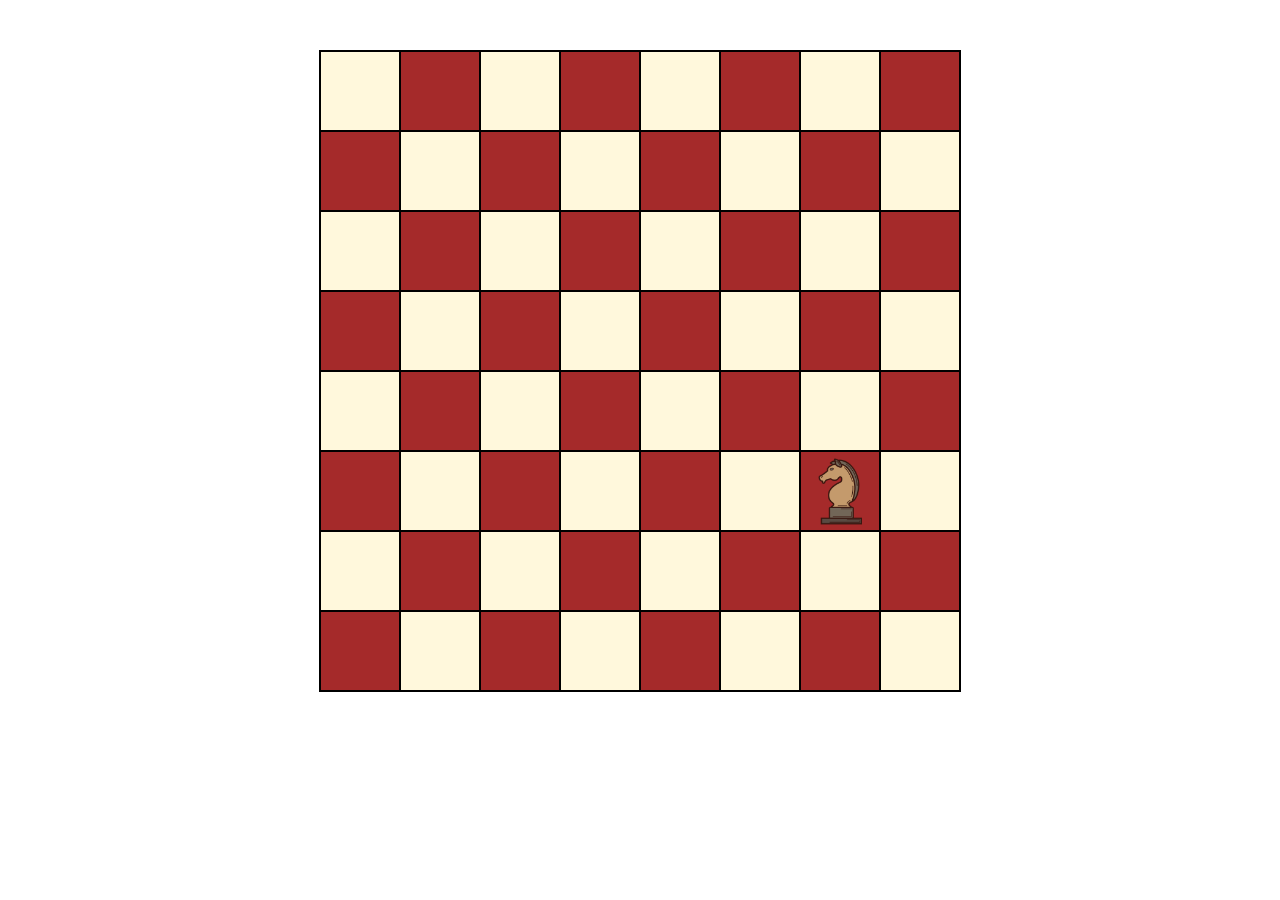
<file: coni/index.html>
<!DOCTYPE html>
<html lang="en">
<head>
			<meta charset="UTF-8">
			<meta name="viewport" content="width=device-width, initial-scale=1.0">
			<meta http-equiv="X-UA-Compatible" content="ie=edge">
			<title>Коняра</title>
			<link rel="stylesheet" href="style.css">
</head>
<body>
			<script src="script.js"></script>
</body>
</html>
</file>
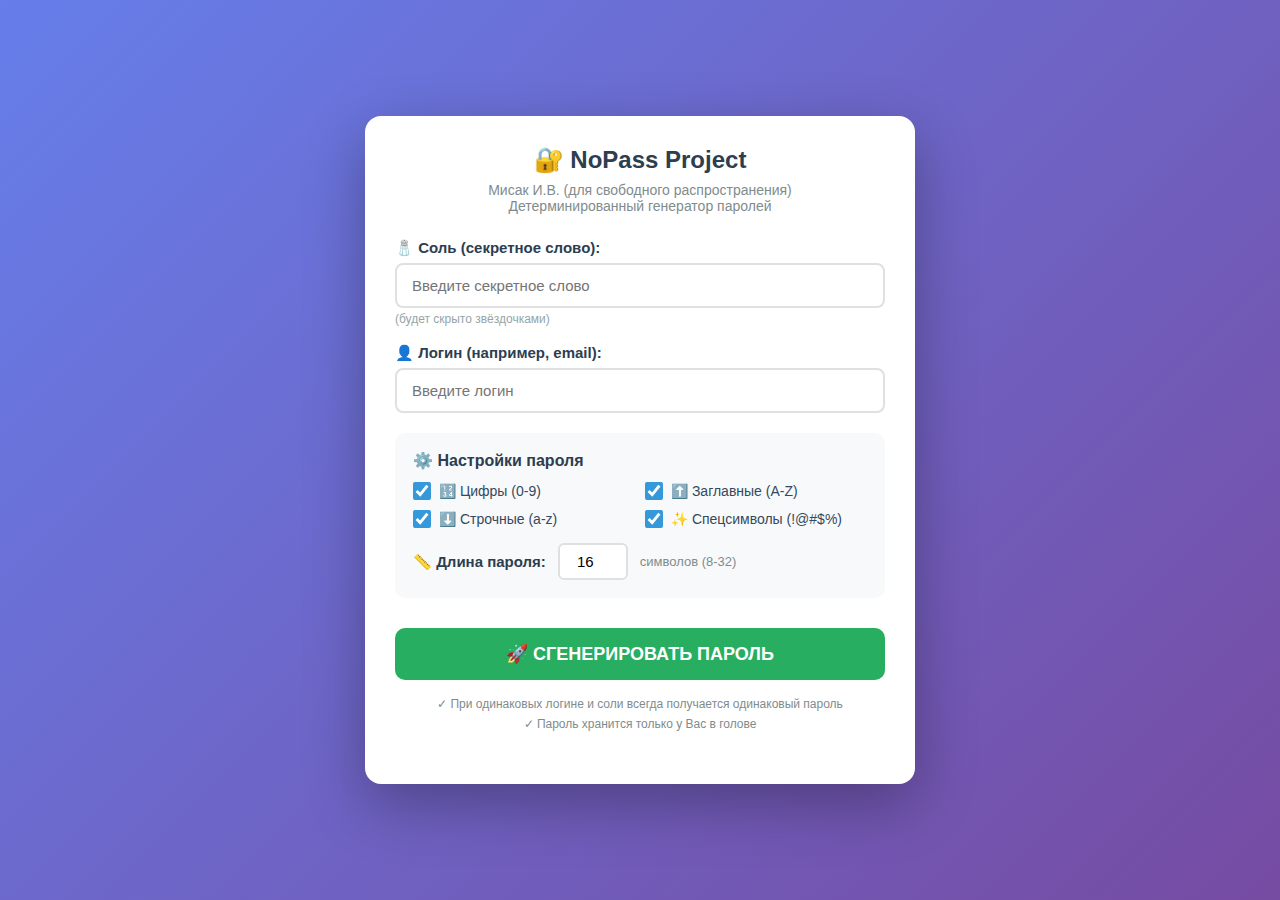
<file: NoPassProject_2/index.html>
<!DOCTYPE html>
<html lang="ru">
<head>
    <meta charset="UTF-8">
    <meta name="viewport" content="width=device-width, initial-scale=1.0">
    <title>Генератор паролей</title>
    <style>
        * {
            margin: 0;
            padding: 0;
            box-sizing: border-box;
        }

        body {
            font-family: 'Segoe UI', Tahoma, Geneva, Verdana, sans-serif;
            background: linear-gradient(135deg, #667eea 0%, #764ba2 100%);
            min-height: 100vh;
            display: flex;
            justify-content: center;
            align-items: center;
            padding: 20px;
        }

        .container {
            background: white;
            border-radius: 16px;
            box-shadow: 0 20px 60px rgba(0, 0, 0, 0.3);
            max-width: 550px;
            width: 100%;
            padding: 30px;
        }

        .header {
            text-align: center;
            margin-bottom: 25px;
        }

        .header h1 {
            font-size: 24px;
            color: #2c3e50;
            margin-bottom: 8px;
        }

        .header p {
            color: #7f8c8d;
            font-size: 14px;
        }

        .form-group {
            margin-bottom: 18px;
        }

        .form-group label {
            display: block;
            font-weight: 600;
            color: #2c3e50;
            margin-bottom: 6px;
            font-size: 15px;
        }

        .form-group input[type="text"],
        .form-group input[type="password"] {
            width: 100%;
            padding: 12px 15px;
            border: 2px solid #e0e0e0;
            border-radius: 8px;
            font-size: 15px;
            transition: border-color 0.3s;
        }

        .form-group input:focus {
            outline: none;
            border-color: #3498db;
        }

        .hint {
            font-size: 12px;
            color: #95a5a6;
            margin-top: 4px;
        }

        .settings-box {
            background: #f8f9fa;
            border-radius: 10px;
            padding: 18px;
            margin: 20px 0;
        }

        .settings-box h3 {
            font-size: 16px;
            color: #2c3e50;
            margin-bottom: 12px;
        }

        .checkbox-grid {
            display: grid;
            grid-template-columns: 1fr 1fr;
            gap: 10px;
            margin-bottom: 15px;
        }

        .checkbox-item {
            display: flex;
            align-items: center;
            gap: 8px;
        }

        .checkbox-item input[type="checkbox"] {
            width: 18px;
            height: 18px;
            accent-color: #3498db;
        }

        .checkbox-item label {
            font-size: 14px;
            color: #34495e;
            cursor: pointer;
        }

        .length-control {
            display: flex;
            align-items: center;
            gap: 12px;
        }

        .length-control label {
            font-size: 15px;
            color: #2c3e50;
            font-weight: 600;
        }

        .length-control input[type="number"] {
            width: 70px;
            padding: 8px 12px;
            border: 2px solid #e0e0e0;
            border-radius: 6px;
            font-size: 15px;
            text-align: center;
        }

        .length-control input[type="number"]:focus {
            outline: none;
            border-color: #3498db;
        }

        .length-control span {
            font-size: 13px;
            color: #7f8c8d;
        }

        .generate-btn {
            width: 100%;
            padding: 15px;
            background: #27ae60;
            color: white;
            border: none;
            border-radius: 10px;
            font-size: 18px;
            font-weight: 700;
            cursor: pointer;
            transition: background 0.3s, transform 0.1s;
            margin-top: 10px;
        }

        .generate-btn:hover {
            background: #2ecc71;
        }

        .generate-btn:active {
            transform: scale(0.98);
        }

        .generate-btn:disabled {
            background: #95a5a6;
            cursor: not-allowed;
        }

        .info-text {
            text-align: center;
            font-size: 12px;
            color: #7f8c8d;
            margin-top: 15px;
            line-height: 1.6;
        }

        /* Result Screen */
        .result-screen {
            display: none;
        }

        .result-screen.active {
            display: block;
        }

        .input-screen.hidden {
            display: none;
        }

        .success-header {
            text-align: center;
            color: #27ae60;
            font-size: 20px;
            font-weight: 700;
            margin-bottom: 20px;
        }

        .password-display {
            background: #ecf0f1;
            border: 2px solid #bdc3c7;
            border-radius: 10px;
            padding: 20px;
            text-align: center;
            margin-bottom: 20px;
        }

        .password-display p {
            font-size: 14px;
            color: #7f8c8d;
            margin-bottom: 10px;
        }

        .password-value {
            font-family: 'Courier New', monospace;
            font-size: 22px;
            font-weight: 700;
            color: #2c3e50;
            word-break: break-all;
            user-select: all;
        }

        .copy-btn {
            background: #3498db;
            color: white;
            border: none;
            border-radius: 8px;
            padding: 12px 30px;
            font-size: 16px;
            font-weight: 600;
            cursor: pointer;
            transition: background 0.3s;
            margin-bottom: 20px;
            display: block;
            width: 100%;
        }

        .copy-btn:hover {
            background: #2980b9;
        }

        .analysis-box {
            background: #f8f9fa;
            border-radius: 10px;
            padding: 18px;
            margin-bottom: 20px;
        }

        .analysis-box h3 {
            font-size: 16px;
            color: #2c3e50;
            margin-bottom: 12px;
        }

        .strength-row {
            display: flex;
            align-items: center;
            gap: 10px;
            margin-bottom: 12px;
        }

        .strength-label {
            font-size: 14px;
            color: #34495e;
        }

        .strength-value {
            font-size: 14px;
            font-weight: 700;
        }

        .details-grid {
            display: grid;
            grid-template-columns: 1fr 1fr;
            gap: 6px;
            margin-bottom: 12px;
        }

        .detail-item {
            font-size: 12px;
            color: #555;
        }

        .stats-text {
            font-size: 12px;
            color: #555;
            line-height: 1.6;
        }

        .action-buttons {
            display: flex;
            gap: 10px;
        }

        .action-btn {
            flex: 1;
            padding: 12px;
            border: none;
            border-radius: 8px;
            font-size: 14px;
            font-weight: 600;
            cursor: pointer;
            transition: background 0.3s;
        }

        .new-btn {
            background: #f39c12;
            color: white;
        }

        .new-btn:hover {
            background: #e67e22;
        }

        .close-btn {
            background: #e74c3c;
            color: white;
        }

        .close-btn:hover {
            background: #c0392b;
        }

        .toast {
            position: fixed;
            bottom: 30px;
            left: 50%;
            transform: translateX(-50%);
            background: #27ae60;
            color: white;
            padding: 12px 24px;
            border-radius: 8px;
            font-size: 14px;
            font-weight: 600;
            opacity: 0;
            transition: opacity 0.3s;
            pointer-events: none;
            z-index: 1000;
        }

        .toast.show {
            opacity: 1;
        }

        .error-msg {
            color: #e74c3c;
            font-size: 13px;
            margin-top: 6px;
            display: none;
        }

        .error-msg.visible {
            display: block;
        }

        .footer {
            text-align: center;
            margin-top: 20px;
            font-size: 11px;
            color: #95a5a6;
        }
    </style>
</head>
<body>
    <div class="container">
        <!-- Input Screen -->
        <div class="input-screen" id="inputScreen">
            <div class="header">
                <h1>🔐 NoPass Project</h1>
                <p>Мисак И.В. (для свободного распространения)</p>
                <p>Детерминированный генератор паролей</p>
            </div>

            <div class="form-group">
                <label for="salt">🧂 Соль (секретное слово):</label>
                <input type="password" id="salt" placeholder="Введите секретное слово">
                <p class="hint">(будет скрыто звёздочками)</p>
                <p class="error-msg" id="saltError">❌ Пожалуйста, введите соль</p>
            </div>

            <div class="form-group">
                <label for="login">👤 Логин (например, email):</label>
                <input type="text" id="login" placeholder="Введите логин">
                <p class="error-msg" id="loginError">❌ Пожалуйста, введите логин</p>
            </div>

            <div class="settings-box">
                <h3>⚙️ Настройки пароля</h3>
                <div class="checkbox-grid">
                    <div class="checkbox-item">
                        <input type="checkbox" id="digits" checked>
                        <label for="digits">🔢 Цифры (0-9)</label>
                    </div>
                    <div class="checkbox-item">
                        <input type="checkbox" id="uppercase" checked>
                        <label for="uppercase">⬆️ Заглавные (A-Z)</label>
                    </div>
                    <div class="checkbox-item">
                        <input type="checkbox" id="lowercase" checked>
                        <label for="lowercase">⬇️ Строчные (a-z)</label>
                    </div>
                    <div class="checkbox-item">
                        <input type="checkbox" id="symbols" checked>
                        <label for="symbols">✨ Спецсимволы (!@#$%)</label>
                    </div>
                </div>
                <div class="length-control">
                    <label>📏 Длина пароля:</label>
                    <input type="number" id="length" min="8" max="32" value="16">
                    <span>символов (8-32)</span>
                </div>
                <p class="error-msg" id="settingsError">❌ Выберите хотя бы один тип символов</p>
                <p class="error-msg" id="lengthError">❌ Длина пароля должна быть от 8 до 32</p>
            </div>

            <button class="generate-btn" id="generateBtn" onclick="generatePassword()">🚀 СГЕНЕРИРОВАТЬ ПАРОЛЬ</button>

            <p class="info-text">
                ✓ При одинаковых логине и соли всегда получается одинаковый пароль<br>
                ✓ Пароль хранится только у Вас в голове
            </p>
        </div>

        <!-- Result Screen -->
        <div class="result-screen" id="resultScreen">
            <div class="success-header">✅ Пароль успешно сгенерирован!</div>

            <div class="password-display">
                <p>Ваш пароль:</p>
                <div class="password-value" id="passwordValue"></div>
            </div>

            <button class="copy-btn" onclick="copyToClipboard()">📋 КОПИРОВАТЬ ПАРОЛЬ</button>

            <div class="analysis-box">
                <h3>📊 Анализ пароля</h3>
                <div class="strength-row">
                    <span class="strength-label">Сложность:</span>
                    <span class="strength-value" id="strengthValue"></span>
                </div>
                <div class="details-grid" id="detailsGrid"></div>
                <p class="stats-text" id="statsText"></p>
            </div>

            <div class="action-buttons">
                <button class="action-btn new-btn" onclick="resetApp()">🔄 НОВЫЙ ПАРОЛЬ</button>
                <button class="action-btn close-btn" onclick="closeApp()">✖ ЗАКРЫТЬ</button>
            </div>

            <p class="info-text">💡 При тех же логине и соли пароль будет таким же</p>
        </div>

        <div class="footer">
  
        </div>
    </div>

    <div class="toast" id="toast">✅ Пароль скопирован в буфер обмена!</div>

    <script>
        const charsets = {
            digits: '0123456789',
            uppercase: 'ABCDEFGHIJKLMNOPQRSTUVWXYZ',
            lowercase: 'abcdefghijklmnopqrstuvwxyz',
            symbols: '!@#$%^&*()-+'
        };

        async function pbkdf2(password, salt, iterations, keyLength) {
            const enc = new TextEncoder();
            const keyMaterial = await crypto.subtle.importKey(
                'raw',
                enc.encode(password),
                'PBKDF2',
                false,
                ['deriveBits']
            );

            const derivedBits = await crypto.subtle.deriveBits(
                {
                    name: 'PBKDF2',
                    salt: enc.encode(salt),
                    iterations: iterations,
                    hash: 'SHA-256'
                },
                keyMaterial,
                keyLength * 8
            );

            return new Uint8Array(derivedBits);
        }

        function getAvailableCharsets(config) {
            const cs = [];
            if (config.useDigits) cs.push(charsets.digits);
            if (config.useUppercase) cs.push(charsets.uppercase);
            if (config.useLowercase) cs.push(charsets.lowercase);
            if (config.useSymbols) cs.push(charsets.symbols);

            if (cs.length === 0) {
                cs.push(charsets.digits, charsets.uppercase, charsets.lowercase, charsets.symbols);
            }
            return cs;
        }

        function mapToCharset(keyStr, config) {
            const cs = getAvailableCharsets(config);
            let keyDigits = [];
            for (const ch of keyStr) {
                if (ch >= '0' && ch <= '9') {
                    keyDigits.push(parseInt(ch));
                }
            }

            while (keyDigits.length < config.length) {
                const hash = md5(keyStr);
                for (const ch of hash) {
                    if (ch >= '0' && ch <= '9') {
                        keyDigits.push(parseInt(ch));
                    } else if (ch >= 'a' && ch <= 'f') {
                        keyDigits.push(parseInt(ch, 16));
                    }
                }
                keyStr = hash;
            }

            let password = '';
            for (let i = 0; i < config.length; i++) {
                const charset = cs[i % cs.length];
                const idx = keyDigits[i % keyDigits.length] % charset.length;
                password += charset[idx];
            }
            return password;
        }

        function md5(str) {
            function md5cycle(x, k) {
                var a = x[0], b = x[1], c = x[2], d = x[3];
                a = ff(a, b, c, d, k[0], 7, -680876936); d = ff(d, a, b, c, k[1], 12, -389564586);
                c = ff(c, d, a, b, k[2], 17, 606105819); b = ff(b, c, d, a, k[3], 22, -1044525330);
                a = ff(a, b, c, d, k[4], 7, -176418897); d = ff(d, a, b, c, k[5], 12, 1200080426);
                c = ff(c, d, a, b, k[6], 17, -1473231341); b = ff(b, c, d, a, k[7], 22, -45705983);
                a = ff(a, b, c, d, k[8], 7, 1770035416); d = ff(d, a, b, c, k[9], 12, -1958414417);
                c = ff(c, d, a, b, k[10], 17, -42063); b = ff(b, c, d, a, k[11], 22, -1990404162);
                a = ff(a, b, c, d, k[12], 7, 1804603682); d = ff(d, a, b, c, k[13], 12, -40341101);
                c = ff(c, d, a, b, k[14], 17, -1502002290); b = ff(b, c, d, a, k[15], 22, 1236535329);
                a = gg(a, b, c, d, k[1], 5, -165796510); d = gg(d, a, b, c, k[6], 9, -1069501632);
                c = gg(c, d, a, b, k[11], 14, 643717713); b = gg(b, c, d, a, k[0], 20, -373897302);
                a = gg(a, b, c, d, k[5], 5, -701558691); d = gg(d, a, b, c, k[10], 9, 38016083);
                c = gg(c, d, a, b, k[15], 14, -660478335); b = gg(b, c, d, a, k[4], 20, -405537848);
                a = gg(a, b, c, d, k[9], 5, 568446438); d = gg(d, a, b, c, k[14], 9, -1019803690);
                c = gg(c, d, a, b, k[3], 14, -187363961); b = gg(b, c, d, a, k[8], 20, 1163531501);
                a = gg(a, b, c, d, k[13], 5, -1444681467); d = gg(d, a, b, c, k[2], 9, -51403784);
                c = gg(c, d, a, b, k[7], 14, 1735328473); b = gg(b, c, d, a, k[12], 20, -1926607734);
                a = hh(a, b, c, d, k[5], 4, -378558); d = hh(d, a, b, c, k[8], 11, -2022574463);
                c = hh(c, d, a, b, k[11], 16, 1839030562); b = hh(b, c, d, a, k[14], 23, -35309556);
                a = hh(a, b, c, d, k[1], 4, -1530992060); d = hh(d, a, b, c, k[4], 11, 1272893353);
                c = hh(c, d, a, b, k[7], 16, -155497632); b = hh(b, c, d, a, k[10], 23, -1094730640);
                a = hh(a, b, c, d, k[13], 4, 681279174); d = hh(d, a, b, c, k[0], 11, -358537222);
                c = hh(c, d, a, b, k[3], 16, -722521979); b = hh(b, c, d, a, k[6], 23, 76029189);
                a = hh(a, b, c, d, k[9], 4, -640364487); d = hh(d, a, b, c, k[12], 11, -421815835);
                c = hh(c, d, a, b, k[15], 16, 530742520); b = hh(b, c, d, a, k[2], 23, -995338651);
                a = ii(a, b, c, d, k[0], 6, -198630844); d = ii(d, a, b, c, k[7], 10, 1126891415);
                c = ii(c, d, a, b, k[14], 15, -1416354905); b = ii(b, c, d, a, k[5], 21, -57434055);
                a = ii(a, b, c, d, k[12], 6, 1700485571); d = ii(d, a, b, c, k[3], 10, -1894986606);
                c = ii(c, d, a, b, k[10], 15, -1051523); b = ii(b, c, d, a, k[1], 21, -2054922799);
                a = ii(a, b, c, d, k[8], 6, 1873313359); d = ii(d, a, b, c, k[15], 10, -30611744);
                c = ii(c, d, a, b, k[6], 15, -1560198380); b = ii(b, c, d, a, k[13], 21, 1309151649);
                a = ii(a, b, c, d, k[4], 6, -145523070); d = ii(d, a, b, c, k[11], 10, -1120210379);
                c = ii(c, d, a, b, k[2], 15, 718787259); b = ii(b, c, d, a, k[9], 21, -343485551);
                x[0] = add32(a, x[0]); x[1] = add32(b, x[1]); x[2] = add32(c, x[2]); x[3] = add32(d, x[3]);
            }
            function cmn(q, a, b, x, s, t) { a = add32(add32(a, q), add32(x, t)); return add32((a << s) | (a >>> (32 - s)), b); }
            function ff(a, b, c, d, x, s, t) { return cmn((b & c) | ((~b) & d), a, b, x, s, t); }
            function gg(a, b, c, d, x, s, t) { return cmn((b & d) | (c & (~d)), a, b, x, s, t); }
            function hh(a, b, c, d, x, s, t) { return cmn(b ^ c ^ d, a, b, x, s, t); }
            function ii(a, b, c, d, x, s, t) { return cmn(c ^ (b | (~d)), a, b, x, s, t); }
            function md51(s) {
                var n = s.length, state = [1732584193, -271733879, -1732584194, 271733878], i;
                for (i = 64; i <= s.length; i += 64) { md5cycle(state, md5blk(s.substring(i - 64, i))); }
                s = s.substring(i - 64); var tail = [0,0,0,0,0,0,0,0,0,0,0,0,0,0,0,0];
                for (i = 0; i < s.length; i++) tail[i >> 2] |= s.charCodeAt(i) << ((i % 4) << 3);
                tail[i >> 2] |= 0x80 << ((i % 4) << 3); if (i > 55) { md5cycle(state, tail); for (i = 0; i < 16; i++) tail[i] = 0; }
                tail[14] = n * 8; md5cycle(state, tail); return state;
            }
            function md5blk(s) {
                var md5blks = [], i;
                for (i = 0; i < 64; i += 4) { md5blks[i >> 2] = s.charCodeAt(i) + (s.charCodeAt(i + 1) << 8) + (s.charCodeAt(i + 2) << 16) + (s.charCodeAt(i + 3) << 24); }
                return md5blks;
            }
            var hex_chr = '0123456789abcdef'.split('');
            function rhex(n) { var s = '', j = 0; for (; j < 4; j++) s += hex_chr[(n >> (j * 8 + 4)) & 0x0F] + hex_chr[(n >> (j * 8)) & 0x0F]; return s; }
            function hex(x) { for (var i = 0; i < x.length; i++) x[i] = rhex(x[i]); return x.join(''); }
            function add32(a, b) { return (a + b) & 0xFFFFFFFF; }
            return hex(md51(str));
        }

        async function generateKey(login, salt, config) {
            if (!login || !salt) {
                throw new Error("Логин и соль не могут быть пустыми");
            }
            return await pbkdf2(login, salt, config.iterations, config.keyLength);
        }

        async function createPassword(login, salt, config) {
            const key = await generateKey(login, salt, config);
            const keyInt = BigInt('0x' + Array.from(key).map(b => b.toString(16).padStart(2, '0')).join(''));
            const keyStr = keyInt.toString();
            return mapToCharset(keyStr, config);
        }

        function checkPasswordStrength(password) {
            let score = 0;
            const details = [];

            if (password.length >= 16) {
                score += 2;
                details.push("✓ Отличная длина (16+)");
            } else if (password.length >= 12) {
                score += 1;
                details.push("✓ Хорошая длина (12-15)");
            } else {
                details.push("⚠️ Минимальная длина (8-11)");
            }

            const hasLower = /[a-z]/.test(password);
            const hasUpper = /[A-Z]/.test(password);
            const hasDigit = /[0-9]/.test(password);
            const hasSymbol = /[!@#$%^&*()\-+]/.test(password);

            if (hasLower) { score++; details.push("✓ Есть строчные буквы"); }
            else { details.push("❌ Нет строчных букв"); }

            if (hasUpper) { score++; details.push("✓ Есть заглавные буквы"); }
            else { details.push("❌ Нет заглавных букв"); }

            if (hasDigit) { score++; details.push("✓ Есть цифры"); }
            else { details.push("❌ Нет цифр"); }

            if (hasSymbol) { score += 2; details.push("✓ Есть спецсимволы"); }
            else { details.push("❌ Нет спецсимволов"); }

            const uniqueRatio = new Set(password).size / password.length;
            if (uniqueRatio < 0.7) {
                details.push("⚠️ Много повторений");
            }

            let strengthText, strengthColor;
            if (score >= 6) {
                strengthText = "🔒 ОЧЕНЬ СИЛЬНЫЙ";
                strengthColor = "#27ae60";
            } else if (score >= 5) {
                strengthText = "🔐 СИЛЬНЫЙ";
                strengthColor = "#2980b9";
            } else if (score >= 4) {
                strengthText = "🔑 ХОРОШИЙ";
                strengthColor = "#f39c12";
            } else if (score >= 3) {
                strengthText = "⚠️ СРЕДНИЙ";
                strengthColor = "#e67e22";
            } else {
                strengthText = "❌ СЛАБЫЙ";
                strengthColor = "#c0392b";
            }

            return { strengthText, strengthColor, details };
        }

        async function generatePassword() {
            const salt = document.getElementById('salt').value.trim();
            const login = document.getElementById('login').value.trim();
            const length = parseInt(document.getElementById('length').value);
            const useDigits = document.getElementById('digits').checked;
            const useUppercase = document.getElementById('uppercase').checked;
            const useLowercase = document.getElementById('lowercase').checked;
            const useSymbols = document.getElementById('symbols').checked;

            let hasError = false;

            document.getElementById('saltError').classList.remove('visible');
            document.getElementById('loginError').classList.remove('visible');
            document.getElementById('settingsError').classList.remove('visible');
            document.getElementById('lengthError').classList.remove('visible');

            if (!salt) {
                document.getElementById('saltError').classList.add('visible');
                hasError = true;
            }
            if (!login) {
                document.getElementById('loginError').classList.add('visible');
                hasError = true;
            }
            if (!useDigits && !useUppercase && !useLowercase && !useSymbols) {
                document.getElementById('settingsError').classList.add('visible');
                hasError = true;
            }
            if (length < 8 || length > 32 || isNaN(length)) {
                document.getElementById('lengthError').classList.add('visible');
                hasError = true;
            }

            if (hasError) return;

            const btn = document.getElementById('generateBtn');
            btn.disabled = true;
            btn.textContent = '⏳ Генерация...';

            try {
                const config = {
                    length,
                    useDigits,
                    useUppercase,
                    useLowercase,
                    useSymbols,
                    iterations: 100000,
                    keyLength: 16
                };

                const password = await createPassword(login, salt, config);
                showResult(password);
            } catch (e) {
                alert('❌ Не удалось сгенерировать пароль:\n' + e.message);
            } finally {
                btn.disabled = false;
                btn.textContent = '🚀 СГЕНЕРИРОВАТЬ ПАРОЛЬ';
            }
        }

        function showResult(password) {
            document.getElementById('inputScreen').classList.add('hidden');
            document.getElementById('resultScreen').classList.add('active');

            document.getElementById('passwordValue').textContent = password;

            const { strengthText, strengthColor, details } = checkPasswordStrength(password);
            const strengthEl = document.getElementById('strengthValue');
            strengthEl.textContent = strengthText;
            strengthEl.style.color = strengthColor;

            const detailsGrid = document.getElementById('detailsGrid');
            detailsGrid.innerHTML = '';
            for (const detail of details) {
                const div = document.createElement('div');
                div.className = 'detail-item';
                div.textContent = detail;
                detailsGrid.appendChild(div);
            }

            const digitCount = (password.match(/[0-9]/g) || []).length;
            const upperCount = (password.match(/[A-Z]/g) || []).length;
            const lowerCount = (password.match(/[a-z]/g) || []).length;
            const symbolCount = (password.match(/[!@#$%^&*()\-+]/g) || []).length;
            const totalChars = password.length;
            const uniqueChars = new Set(password).size;

            document.getElementById('statsText').textContent =
                `📏 Длина: ${totalChars} | 🔢 Цифр: ${digitCount} | ⬆️ Заглавных: ${upperCount} | ⬇️ Строчных: ${lowerCount} | ✨ Спецсимволов: ${symbolCount} | 🎯 Уникальных: ${uniqueChars}`;
        }

        function copyToClipboard() {
            const password = document.getElementById('passwordValue').textContent;
            navigator.clipboard.writeText(password).then(() => {
                showToast();
            }).catch(() => {
                const textarea = document.createElement('textarea');
                textarea.value = password;
                document.body.appendChild(textarea);
                textarea.select();
                document.execCommand('copy');
                document.body.removeChild(textarea);
                showToast();
            });
        }

        function showToast() {
            const toast = document.getElementById('toast');
            toast.classList.add('show');
            setTimeout(() => toast.classList.remove('show'), 2000);
        }

        function resetApp() {
            document.getElementById('inputScreen').classList.remove('hidden');
            document.getElementById('resultScreen').classList.remove('active');
            document.getElementById('salt').value = '';
            document.getElementById('login').value = '';
            document.getElementById('salt').focus();
        }

        function closeApp() {
            document.getElementById('inputScreen').classList.remove('hidden');
            document.getElementById('resultScreen').classList.remove('active');
        }

        document.getElementById('salt').addEventListener('keydown', (e) => {
            if (e.key === 'Enter') document.getElementById('login').focus();
        });

        document.getElementById('login').addEventListener('keydown', (e) => {
            if (e.key === 'Enter') generatePassword();
        });
    </script>
</body>
</html>
</file>
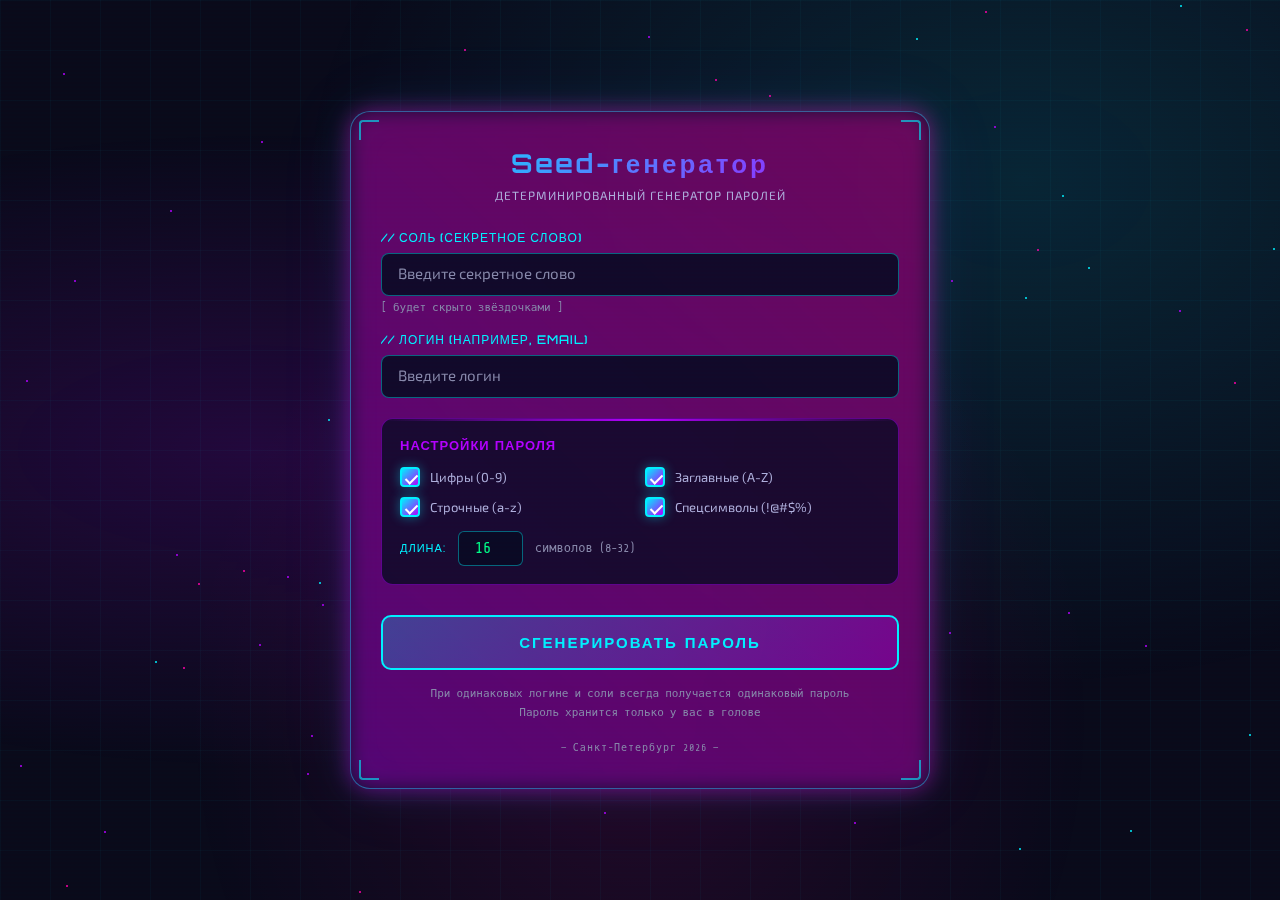
<file: PassProject/index.html>
<!DOCTYPE html>
<html lang="ru">
<head>
    <meta charset="UTF-8">
    <meta name="viewport" content="width=device-width, initial-scale=1.0, maximum-scale=1.0, user-scalable=no">
    <meta name="apple-mobile-web-app-capable" content="yes">
    <meta name="apple-mobile-web-app-status-bar-style" content="black-translucent">
    <meta name="apple-mobile-web-app-title" content="NoPass">
    <meta name="mobile-web-app-capable" content="yes">
    <meta name="theme-color" content="#0a0a1a">
    <meta name="description" content="Детерминированный генератор паролей">
    <link rel="manifest" href="./manifest.json">
    <link rel="apple-touch-icon" href="data:image/svg+xml,<svg xmlns='http://www.w3.org/2000/svg' viewBox='0 0 512 512'><rect width='512' height='512' rx='80' fill='%230a0a1a'/><text x='256' y='340' font-size='320' font-family='monospace' font-weight='bold' text-anchor='middle' fill='%2300f0ff'>N</text></svg>">
    <title>Генератор паролей</title>
    <link rel="preconnect" href="https://fonts.googleapis.com">
    <link rel="preconnect" href="https://fonts.gstatic.com" crossorigin>
    <link href="https://fonts.googleapis.com/css2?family=Orbitron:wght@400;500;600;700;800;900&family=Exo+2:wght@300;400;500;600;700&family=Share+Tech+Mono&display=swap" rel="stylesheet">
    <style>
        :root {
            --neon-blue: #00f0ff;
            --neon-purple: #b400ff;
            --neon-pink: #ff00aa;
            --neon-green: #00ff88;
            --neon-orange: #ff6b00;
            --neon-red: #ff0044;
            --bg-dark: #0a0a1a;
            --glass-bg: rgba(10, 10, 35, 0.85);
            --glass-border: rgba(0, 240, 255, 0.5);
            --text-primary: #ffffff;
            --text-secondary: #b0b0dd;
            --text-dim: #8888aa;
        }

        * { margin: 0; padding: 0; box-sizing: border-box; }

        body {
            font-family: 'Exo 2', sans-serif;
            background: var(--bg-dark);
            min-height: 100vh;
            display: flex;
            justify-content: center;
            align-items: center;
            padding: 20px;
            overflow-x: hidden;
            position: relative;
        }

        body::before {
            content: '';
            position: fixed;
            top: 0; left: 0;
            width: 100%; height: 100%;
            background:
                radial-gradient(ellipse at 20% 50%, rgba(180, 0, 255, 0.15) 0%, transparent 50%),
                radial-gradient(ellipse at 80% 20%, rgba(0, 240, 255, 0.12) 0%, transparent 50%),
                radial-gradient(ellipse at 50% 80%, rgba(255, 0, 170, 0.1) 0%, transparent 50%);
            pointer-events: none;
            z-index: 0;
        }

        body::after {
            content: '';
            position: fixed;
            top: 0; left: 0;
            width: 100%; height: 100%;
            background-image:
                linear-gradient(rgba(0, 240, 255, 0.03) 1px, transparent 1px),
                linear-gradient(90deg, rgba(0, 240, 255, 0.03) 1px, transparent 1px);
            background-size: 50px 50px;
            pointer-events: none;
            z-index: 0;
        }

        .stars {
            position: fixed;
            top: 0; left: 0;
            width: 100%; height: 100%;
            pointer-events: none;
            z-index: 0;
            overflow: hidden;
        }

        .star {
            position: absolute;
            width: 2px; height: 2px;
            background: var(--neon-blue);
            border-radius: 50%;
            animation: twinkle var(--dur, 3s) ease-in-out infinite;
            animation-delay: var(--delay, 0s);
        }

        @keyframes twinkle {
            0%, 100% { opacity: 0.2; }
            50% { opacity: 1; }
        }

        .scanline {
            position: fixed;
            top: 0; left: 0;
            width: 100%; height: 100%;
            pointer-events: none;
            z-index: 100;
            background: repeating-linear-gradient(
                0deg,
                transparent,
                transparent 2px,
                rgba(0, 240, 255, 0.008) 2px,
                rgba(0, 240, 255, 0.008) 4px
            );
        }

        .container {
            position: relative;
            z-index: 1;
            max-width: 580px;
            width: 100%;
            background: var(--glass-bg);
            backdrop-filter: blur(24px);
            -webkit-backdrop-filter: blur(24px);
            border: 1px solid var(--glass-border);
            border-radius: 20px;
            padding: 35px 30px;
            box-shadow:
                0 0 40px rgba(0, 240, 255, 0.12),
                0 0 80px rgba(180, 0, 255, 0.08),
                inset 0 0 40px rgba(0, 240, 255, 0.04);
            animation: containerGlow 5s ease-in-out infinite alternate;
        }

        @keyframes containerGlow {
            0% { box-shadow: 0 0 40px rgba(0, 240, 255, 0.12), 0 0 80px rgba(180, 0, 255, 0.08), inset 0 0 40px rgba(0, 240, 255, 0.04); }
            100% { box-shadow: 0 0 50px rgba(0, 240, 255, 0.2), 0 0 100px rgba(180, 0, 255, 0.12), inset 0 0 50px rgba(0, 240, 255, 0.06); }
        }

        .container::before {
            content: '';
            position: absolute;
            top: -2px; left: -2px; right: -2px; bottom: -2px;
            background: linear-gradient(45deg, var(--neon-blue), var(--neon-purple), var(--neon-pink), var(--neon-blue));
            background-size: 400% 400%;
            border-radius: 22px;
            z-index: -1;
            opacity: 0.4;
            animation: borderFlow 10s linear infinite;
            filter: blur(10px);
        }

        @keyframes borderFlow {
            0% { background-position: 0% 50%; }
            50% { background-position: 100% 50%; }
            100% { background-position: 0% 50%; }
        }

        .corner-decor {
            position: absolute;
            width: 20px; height: 20px;
            border-color: var(--neon-blue);
            border-style: solid;
            border-width: 0;
            opacity: 0.6;
        }

        .corner-decor.tl { top: 8px; left: 8px; border-top-width: 2px; border-left-width: 2px; border-radius: 4px 0 0 0; }
        .corner-decor.tr { top: 8px; right: 8px; border-top-width: 2px; border-right-width: 2px; border-radius: 0 4px 0 0; }
        .corner-decor.bl { bottom: 8px; left: 8px; border-bottom-width: 2px; border-left-width: 2px; border-radius: 0 0 0 4px; }
        .corner-decor.br { bottom: 8px; right: 8px; border-bottom-width: 2px; border-right-width: 2px; border-radius: 0 0 4px 0; }

        .header { text-align: center; margin-bottom: 28px; }

        .header h1 {
            font-family: 'Orbitron', sans-serif;
            font-size: 26px;
            font-weight: 700;
            background: linear-gradient(135deg, var(--neon-blue), var(--neon-purple));
            -webkit-background-clip: text;
            -webkit-text-fill-color: transparent;
            background-clip: text;
            margin-bottom: 8px;
            letter-spacing: 3px;
            animation: titlePulse 3s ease-in-out infinite;
        }

        @keyframes titlePulse {
            0%, 100% { filter: drop-shadow(0 0 8px rgba(0, 240, 255, 0.5)); }
            50% { filter: drop-shadow(0 0 16px rgba(0, 240, 255, 0.9)); }
        }

        .header .subtitle {
            color: var(--text-secondary);
            font-size: 12px;
            letter-spacing: 1px;
            text-transform: uppercase;
        }

        .header .tagline {
            color: var(--text-dim);
            font-size: 11px;
            margin-top: 4px;
            font-family: 'Share Tech Mono', monospace;
        }

        .form-group { margin-bottom: 18px; }

        .form-group label {
            display: block;
            font-family: 'Orbitron', sans-serif;
            font-weight: 500;
            color: var(--neon-blue);
            margin-bottom: 8px;
            font-size: 12px;
            letter-spacing: 1px;
            text-transform: uppercase;
        }

        .cyber-input {
            width: 100%;
            padding: 12px 16px;
            background: rgba(10, 10, 35, 0.9);
            border: 1px solid rgba(0, 240, 255, 0.4);
            border-radius: 8px;
            font-family: 'Share Tech Mono', monospace;
            font-size: 15px;
            color: var(--text-primary);
            transition: all 0.3s ease;
            outline: none;
        }

        .cyber-input::placeholder {
            color: var(--text-dim);
            font-family: 'Exo 2', sans-serif;
        }

        .cyber-input:focus {
            border-color: var(--neon-blue);
            box-shadow: 0 0 15px rgba(0, 240, 255, 0.3), inset 0 0 15px rgba(0, 240, 255, 0.05);
            background: rgba(10, 10, 35, 0.9);
        }

        .hint {
            font-size: 11px;
            color: var(--text-dim);
            margin-top: 5px;
            font-family: 'Share Tech Mono', monospace;
        }

        .settings-box {
            background: rgba(10, 10, 35, 0.8);
            border: 1px solid rgba(180, 0, 255, 0.45);
            border-radius: 12px;
            padding: 18px;
            margin: 20px 0;
            position: relative;
            overflow: hidden;
        }

        .settings-box::before {
            content: '';
            position: absolute;
            top: 0; left: 0;
            width: 100%; height: 2px;
            background: linear-gradient(90deg, transparent, var(--neon-purple), transparent);
        }

        .settings-box h3 {
            font-family: 'Orbitron', sans-serif;
            font-size: 13px;
            color: var(--neon-purple);
            margin-bottom: 14px;
            letter-spacing: 1px;
            text-transform: uppercase;
        }

        .checkbox-grid {
            display: grid;
            grid-template-columns: 1fr 1fr;
            gap: 10px;
            margin-bottom: 14px;
        }

        .cyber-checkbox {
            display: flex;
            align-items: center;
            gap: 10px;
            cursor: pointer;
            user-select: none;
        }

        .cyber-checkbox input { display: none; }

        .checkmark {
            width: 20px; height: 20px;
            border: 2px solid rgba(0, 240, 255, 0.6);
            border-radius: 4px;
            transition: all 0.3s ease;
            background: rgba(10, 10, 35, 0.8);
            flex-shrink: 0;
            position: relative;
        }

        .cyber-checkbox:hover .checkmark {
            border-color: var(--neon-blue);
            box-shadow: 0 0 10px rgba(0, 240, 255, 0.2);
        }

        .cyber-checkbox input:checked + .checkmark {
            background: linear-gradient(135deg, var(--neon-blue), var(--neon-purple));
            border-color: var(--neon-blue);
            box-shadow: 0 0 12px rgba(0, 240, 255, 0.4);
        }

        .cyber-checkbox input:checked + .checkmark::after {
            content: '';
            position: absolute;
            top: 3px; left: 6px;
            width: 5px; height: 10px;
            border: solid white;
            border-width: 0 2px 2px 0;
            transform: rotate(45deg);
        }

        .cyber-checkbox .cb-label {
            font-size: 13px;
            color: var(--text-secondary);
            transition: color 0.3s;
        }

        .cyber-checkbox:hover .cb-label { color: var(--text-primary); }

        .length-control {
            display: flex;
            align-items: center;
            gap: 12px;
        }

        .length-control label {
            font-family: 'Orbitron', sans-serif;
            font-size: 11px;
            color: var(--neon-blue);
            letter-spacing: 1px;
            text-transform: uppercase;
            margin-bottom: 0;
        }

        .length-input {
            width: 65px;
            padding: 8px 10px;
            background: rgba(10, 10, 35, 0.9);
            border: 1px solid rgba(0, 240, 255, 0.4);
            border-radius: 6px;
            font-family: 'Share Tech Mono', monospace;
            font-size: 15px;
            color: var(--neon-green);
            text-align: center;
            outline: none;
            transition: all 0.3s;
        }

        .length-input:focus {
            border-color: var(--neon-blue);
            box-shadow: 0 0 12px rgba(0, 240, 255, 0.3);
        }

        .length-control span {
            font-size: 12px;
            color: var(--text-dim);
            font-family: 'Share Tech Mono', monospace;
        }

        .generate-btn {
            width: 100%;
            padding: 16px;
            background: linear-gradient(135deg, rgba(0, 240, 255, 0.25), rgba(180, 0, 255, 0.25));
            color: var(--neon-blue);
            border: 2px solid var(--neon-blue);
            border-radius: 10px;
            font-family: 'Orbitron', sans-serif;
            font-size: 15px;
            font-weight: 700;
            letter-spacing: 2px;
            cursor: pointer;
            transition: all 0.3s ease;
            margin-top: 10px;
            position: relative;
            overflow: hidden;
            text-transform: uppercase;
        }

        .generate-btn::before {
            content: '';
            position: absolute;
            top: 0; left: -100%;
            width: 100%; height: 100%;
            background: linear-gradient(90deg, transparent, rgba(0, 240, 255, 0.2), transparent);
            transition: left 0.5s;
        }

        .generate-btn:hover::before { left: 100%; }

        .generate-btn:hover {
            background: linear-gradient(135deg, rgba(0, 240, 255, 0.25), rgba(180, 0, 255, 0.25));
            box-shadow: 0 0 25px rgba(0, 240, 255, 0.4), 0 0 50px rgba(180, 0, 255, 0.2);
            text-shadow: 0 0 10px var(--neon-blue);
            transform: translateY(-2px);
        }

        .generate-btn:active { transform: translateY(0); }

        .generate-btn:disabled {
            background: rgba(85, 85, 128, 0.5);
            border-color: var(--text-secondary);
            color: var(--text-secondary);
            cursor: not-allowed;
            box-shadow: none;
        }

        .generate-btn:disabled::before { display: none; }

        .info-text {
            text-align: center;
            font-size: 11px;
            color: var(--text-dim);
            margin-top: 15px;
            line-height: 1.7;
            font-family: 'Share Tech Mono', monospace;
        }

        .result-screen { display: none; }
        .result-screen.active { display: block; }
        .input-screen.hidden { display: none; }

        .success-header {
            text-align: center;
            font-family: 'Orbitron', sans-serif;
            color: var(--neon-green);
            font-size: 18px;
            font-weight: 600;
            margin-bottom: 20px;
            letter-spacing: 1px;
            text-shadow: 0 0 15px rgba(0, 255, 136, 0.5);
        }

        .password-display {
            background: rgba(10, 10, 35, 0.95);
            border: 1px solid rgba(0, 255, 136, 0.5);
            border-radius: 12px;
            padding: 20px;
            text-align: center;
            margin-bottom: 18px;
            position: relative;
            overflow: hidden;
        }

        .password-display::before {
            content: '';
            position: absolute;
            top: 0; left: 0;
            width: 100%; height: 2px;
            background: linear-gradient(90deg, transparent, var(--neon-green), transparent);
        }

        .password-display p {
            font-size: 12px;
            color: var(--text-secondary);
            margin-bottom: 10px;
            font-family: 'Orbitron', sans-serif;
            letter-spacing: 1px;
            text-transform: uppercase;
        }

        .password-value {
            font-family: 'Share Tech Mono', monospace;
            font-size: 22px;
            font-weight: 700;
            color: var(--neon-green);
            word-break: break-all;
            user-select: all;
            text-shadow: 0 0 10px rgba(0, 255, 136, 0.5);
            letter-spacing: 2px;
        }

        .copy-btn {
            width: 100%;
            padding: 14px;
            background: linear-gradient(135deg, rgba(0, 240, 255, 0.2), rgba(0, 240, 255, 0.1));
            color: var(--neon-blue);
            border: 2px solid rgba(0, 240, 255, 0.6);
            border-radius: 8px;
            font-family: 'Orbitron', sans-serif;
            font-size: 13px;
            font-weight: 600;
            letter-spacing: 1px;
            cursor: pointer;
            transition: all 0.3s;
            margin-bottom: 18px;
            text-transform: uppercase;
        }

        .copy-btn:hover {
            background: linear-gradient(135deg, rgba(0, 240, 255, 0.2), rgba(0, 240, 255, 0.1));
            box-shadow: 0 0 20px rgba(0, 240, 255, 0.3);
            text-shadow: 0 0 8px var(--neon-blue);
        }

        .analysis-box {
            background: rgba(10, 10, 35, 0.8);
            border: 1px solid rgba(180, 0, 255, 0.45);
            border-radius: 12px;
            padding: 18px;
            margin-bottom: 18px;
        }

        .analysis-box h3 {
            font-family: 'Orbitron', sans-serif;
            font-size: 13px;
            color: var(--neon-purple);
            margin-bottom: 12px;
            letter-spacing: 1px;
            text-transform: uppercase;
        }

        .strength-row {
            display: flex;
            align-items: center;
            gap: 10px;
            margin-bottom: 12px;
        }

        .strength-label {
            font-size: 13px;
            color: var(--text-secondary);
            font-family: 'Orbitron', sans-serif;
            letter-spacing: 1px;
        }

        .strength-value {
            font-size: 13px;
            font-weight: 700;
            font-family: 'Share Tech Mono', monospace;
        }

        .details-grid {
            display: grid;
            grid-template-columns: 1fr 1fr;
            gap: 6px;
            margin-bottom: 12px;
        }

        .detail-item {
            font-size: 11px;
            color: var(--text-secondary);
            font-family: 'Share Tech Mono', monospace;
        }

        .stats-text {
            font-size: 11px;
            color: var(--text-secondary);
            line-height: 1.7;
            font-family: 'Share Tech Mono', monospace;
        }

        .action-buttons {
            display: flex;
            gap: 12px;
        }

        .action-btn {
            flex: 1;
            padding: 13px;
            border: 1px solid;
            border-radius: 8px;
            font-family: 'Orbitron', sans-serif;
            font-size: 12px;
            font-weight: 600;
            letter-spacing: 1px;
            cursor: pointer;
            transition: all 0.3s;
            text-transform: uppercase;
        }

        .new-btn {
            background: rgba(255, 107, 0, 0.2);
            border-color: var(--neon-orange);
            color: var(--neon-orange);
        }

        .new-btn:hover {
            background: rgba(255, 107, 0, 0.2);
            box-shadow: 0 0 20px rgba(255, 107, 0, 0.3);
            text-shadow: 0 0 8px var(--neon-orange);
        }

        .close-btn {
            background: rgba(255, 0, 68, 0.2);
            border-color: var(--neon-red);
            color: var(--neon-red);
        }

        .close-btn:hover {
            background: rgba(255, 0, 68, 0.2);
            box-shadow: 0 0 20px rgba(255, 0, 68, 0.3);
            text-shadow: 0 0 8px var(--neon-red);
        }

        .toast {
            position: fixed;
            bottom: 30px;
            left: 50%;
            transform: translateX(-50%);
            background: linear-gradient(135deg, rgba(0, 255, 136, 0.2), rgba(0, 240, 255, 0.15));
            backdrop-filter: blur(15px);
            -webkit-backdrop-filter: blur(15px);
            color: var(--neon-green);
            padding: 14px 28px;
            border-radius: 10px;
            font-size: 13px;
            font-weight: 600;
            font-family: 'Orbitron', sans-serif;
            letter-spacing: 1px;
            opacity: 0;
            transition: opacity 0.3s;
            pointer-events: none;
            z-index: 1000;
            border: 1px solid rgba(0, 255, 136, 0.4);
            box-shadow: 0 0 25px rgba(0, 255, 136, 0.3);
        }

        .toast.show { opacity: 1; }

        .install-banner {
            display: none;
            position: fixed;
            bottom: 0;
            left: 0;
            right: 0;
            z-index: 2000;
            padding: 12px 16px;
            background: rgba(10, 10, 35, 0.95);
            backdrop-filter: blur(20px);
            -webkit-backdrop-filter: blur(20px);
            border-top: 1px solid rgba(0, 240, 255, 0.3);
            box-shadow: 0 -5px 30px rgba(0, 240, 255, 0.15);
        }

        .install-banner-content {
            display: flex;
            align-items: center;
            gap: 12px;
            max-width: 580px;
            margin: 0 auto;
        }

        .install-banner-content span {
            flex: 1;
            font-family: 'Exo 2', sans-serif;
            font-size: 14px;
            color: var(--text-primary);
        }

        .install-banner-btn {
            padding: 8px 20px;
            background: linear-gradient(135deg, rgba(0, 240, 255, 0.2), rgba(180, 0, 255, 0.2));
            border: 1px solid var(--neon-blue);
            border-radius: 6px;
            color: var(--neon-blue);
            font-family: 'Orbitron', sans-serif;
            font-size: 11px;
            font-weight: 600;
            letter-spacing: 1px;
            cursor: pointer;
            transition: all 0.3s;
            text-transform: uppercase;
        }

        .install-banner-btn:hover {
            box-shadow: 0 0 15px rgba(0, 240, 255, 0.4);
            text-shadow: 0 0 8px var(--neon-blue);
        }

        .install-banner-close {
            width: 28px;
            height: 28px;
            background: none;
            border: 1px solid rgba(255, 255, 255, 0.15);
            border-radius: 4px;
            color: var(--text-dim);
            font-size: 18px;
            cursor: pointer;
            display: flex;
            align-items: center;
            justify-content: center;
            transition: all 0.3s;
        }

        .install-banner-close:hover {
            border-color: var(--neon-red);
            color: var(--neon-red);
        }

        .error-msg {
            color: var(--neon-red);
            font-size: 12px;
            margin-top: 6px;
            display: none;
            font-family: 'Share Tech Mono', monospace;
            text-shadow: 0 0 8px rgba(255, 0, 68, 0.4);
        }

        .error-msg.visible { display: block; }

        .footer {
            text-align: center;
            margin-top: 20px;
            font-size: 10px;
            color: var(--text-dim);
            font-family: 'Share Tech Mono', monospace;
            letter-spacing: 1px;
        }

        .footer a {
            color: var(--neon-blue);
            text-decoration: none;
            transition: all 0.3s;
        }

        .footer a:hover { text-shadow: 0 0 8px var(--neon-blue); }

        #matrixCanvas {
            position: fixed;
            top: 0; left: 0;
            width: 100%; height: 100%;
            z-index: 9999;
            display: none;
            pointer-events: none;
            background: #000;
        }

        #matrixCanvas.active {
            display: block;
            pointer-events: all;
        }

        @media (max-width: 600px) {
            .container { padding: 25px 18px; }
            .header h1 { font-size: 20px; letter-spacing: 2px; }
            .checkbox-grid { grid-template-columns: 1fr; }
            .password-value { font-size: 18px; }
            .action-buttons { flex-direction: column; }
        }
    </style>
</head>
<body>
    <div class="stars" id="stars"></div>
    <div class="scanline"></div>
    <canvas id="matrixCanvas"></canvas>

    <div class="container">
        <div class="corner-decor tl"></div>
        <div class="corner-decor tr"></div>
        <div class="corner-decor bl"></div>
        <div class="corner-decor br"></div>

        <div class="input-screen" id="inputScreen">
            <div class="header">
                <h1>Seed-генератор</h1>
                <p class="subtitle">Детерминированный генератор паролей</p>
                
            </div>

            <div class="form-group">
                <label for="salt">// Соль (секретное слово)</label>
                <input type="password" id="salt" class="cyber-input" placeholder="Введите секретное слово">
                <p class="hint">[ будет скрыто звёздочками ]</p>
                <p class="error-msg" id="saltError">[Ошибка] Пожалуйста, введите соль</p>
            </div>

            <div class="form-group">
                <label for="login">// Логин (например, email)</label>
                <input type="text" id="login" class="cyber-input" placeholder="Введите логин">
                <p class="error-msg" id="loginError">[Ошибка] Пожалуйста, введите логин</p>
            </div>

            <div class="settings-box">
                <h3>Настройки пароля</h3>
                <div class="checkbox-grid">
                    <label class="cyber-checkbox">
                        <input type="checkbox" id="digits" checked>
                        <span class="checkmark"></span>
                        <span class="cb-label">Цифры (0-9)</span>
                    </label>
                    <label class="cyber-checkbox">
                        <input type="checkbox" id="uppercase" checked>
                        <span class="checkmark"></span>
                        <span class="cb-label">Заглавные (A-Z)</span>
                    </label>
                    <label class="cyber-checkbox">
                        <input type="checkbox" id="lowercase" checked>
                        <span class="checkmark"></span>
                        <span class="cb-label">Строчные (a-z)</span>
                    </label>
                    <label class="cyber-checkbox">
                        <input type="checkbox" id="symbols" checked>
                        <span class="checkmark"></span>
                        <span class="cb-label">Спецсимволы (!@#$%)</span>
                    </label>
                </div>
                <div class="length-control">
                    <label>Длина:</label>
                    <input type="number" id="length" class="length-input" min="8" max="32" value="16">
                    <span>символов (8-32)</span>
                </div>
                <p class="error-msg" id="settingsError">[Ошибка] Выберите хотя бы один тип символов</p>
                <p class="error-msg" id="lengthError">[Ошибка] Длина пароля должна быть от 8 до 32</p>
            </div>

            <button class="generate-btn" id="generateBtn" onclick="generatePassword()">Сгенерировать пароль</button>

            <p class="info-text">
                При одинаковых логине и соли всегда получается одинаковый пароль<br>
                Пароль хранится только у вас в голове
            </p>
        </div>

        <div class="result-screen" id="resultScreen">
            <div class="success-header">Пароль успешно сгенерирован</div>

            <div class="password-display">
                <p>Ваш пароль</p>
                <div class="password-value" id="passwordValue"></div>
            </div>

            <button class="copy-btn" onclick="copyToClipboard()">Копировать пароль</button>

            <div class="analysis-box">
                <h3>Анализ пароля</h3>
                <div class="strength-row">
                    <span class="strength-label">Сложность:</span>
                    <span class="strength-value" id="strengthValue"></span>
                </div>
                <div class="details-grid" id="detailsGrid"></div>
                <p class="stats-text" id="statsText"></p>
            </div>

            <div class="action-buttons">
                <button class="action-btn new-btn" onclick="resetApp()">Новый пароль</button>
                <button class="action-btn close-btn" onclick="closeApp()">Закрыть</button>
            </div>

            <p class="info-text">При тех же логине и соли пароль будет таким же</p>
        </div>

        <div class="footer">
           — Санкт-Петербург 2026 —
        </div>
    </div>

    <div class="toast" id="toast">Пароль скопирован в буфер обмена</div>

    <div class="install-banner" id="installBanner">
        <div class="install-banner-content">
            <span>Установить NoPass на устройство</span>
            <button class="install-banner-btn" id="installBtn">Установить</button>
            <button class="install-banner-close" onclick="document.getElementById('installBanner').style.display='none'">×</button>
        </div>
    </div>

    <script>
        (function() {
            const starsContainer = document.getElementById('stars');
            for (let i = 0; i < 80; i++) {
                const star = document.createElement('div');
                star.className = 'star';
                star.style.left = Math.random() * 100 + '%';
                star.style.top = Math.random() * 100 + '%';
                star.style.setProperty('--dur', (2 + Math.random() * 4) + 's');
                star.style.setProperty('--delay', (Math.random() * 3) + 's');
                if (Math.random() > 0.7) {
                    star.style.background = '#b400ff';
                } else if (Math.random() > 0.5) {
                    star.style.background = '#ff00aa';
                }
                starsContainer.appendChild(star);
            }
        })();

        const charsets = {
            digits: '0123456789',
            uppercase: 'ABCDEFGHIJKLMNOPQRSTUVWXYZ',
            lowercase: 'abcdefghijklmnopqrstuvwxyz',
            symbols: '!@#$%^&*()-+'
        };

        async function pbkdf2(password, salt, iterations, keyLength) {
            const enc = new TextEncoder();
            const keyMaterial = await crypto.subtle.importKey(
                'raw',
                enc.encode(password),
                'PBKDF2',
                false,
                ['deriveBits']
            );

            const derivedBits = await crypto.subtle.deriveBits(
                {
                    name: 'PBKDF2',
                    salt: enc.encode(salt),
                    iterations: iterations,
                    hash: 'SHA-256'
                },
                keyMaterial,
                keyLength * 8
            );

            return new Uint8Array(derivedBits);
        }

        function getAvailableCharsets(config) {
            const cs = [];
            if (config.useDigits) cs.push(charsets.digits);
            if (config.useUppercase) cs.push(charsets.uppercase);
            if (config.useLowercase) cs.push(charsets.lowercase);
            if (config.useSymbols) cs.push(charsets.symbols);

            if (cs.length === 0) {
                cs.push(charsets.digits, charsets.uppercase, charsets.lowercase, charsets.symbols);
            }
            return cs;
        }

        function mapToCharset(keyStr, config) {
            const cs = getAvailableCharsets(config);
            let keyDigits = [];
            for (const ch of keyStr) {
                if (ch >= '0' && ch <= '9') {
                    keyDigits.push(parseInt(ch));
                }
            }

            while (keyDigits.length < config.length) {
                const hash = md5(keyStr);
                for (const ch of hash) {
                    if (ch >= '0' && ch <= '9') {
                        keyDigits.push(parseInt(ch));
                    } else if (ch >= 'a' && ch <= 'f') {
                        keyDigits.push(parseInt(ch, 16));
                    }
                }
                keyStr = hash;
            }

            let password = '';
            for (let i = 0; i < config.length; i++) {
                const charset = cs[i % cs.length];
                const idx = keyDigits[i % keyDigits.length] % charset.length;
                password += charset[idx];
            }
            return password;
        }

        function md5(str) {
            function md5cycle(x, k) {
                var a = x[0], b = x[1], c = x[2], d = x[3];
                a = ff(a, b, c, d, k[0], 7, -680876936); d = ff(d, a, b, c, k[1], 12, -389564586);
                c = ff(c, d, a, b, k[2], 17, 606105819); b = ff(b, c, d, a, k[3], 22, -1044525330);
                a = ff(a, b, c, d, k[4], 7, -176418897); d = ff(d, a, b, c, k[5], 12, 1200080426);
                c = ff(c, d, a, b, k[6], 17, -1473231341); b = ff(b, c, d, a, k[7], 22, -45705983);
                a = ff(a, b, c, d, k[8], 7, 1770035416); d = ff(d, a, b, c, k[9], 12, -1958414417);
                c = ff(c, d, a, b, k[10], 17, -42063); b = ff(b, c, d, a, k[11], 22, -1990404162);
                a = ff(a, b, c, d, k[12], 7, 1804603682); d = ff(d, a, b, c, k[13], 12, -40341101);
                c = ff(c, d, a, b, k[14], 17, -1502002290); b = ff(b, c, d, a, k[15], 22, 1236535329);
                a = gg(a, b, c, d, k[1], 5, -165796510); d = gg(d, a, b, c, k[6], 9, -1069501632);
                c = gg(c, d, a, b, k[11], 14, 643717713); b = gg(b, c, d, a, k[0], 20, -373897302);
                a = gg(a, b, c, d, k[5], 5, -701558691); d = gg(d, a, b, c, k[10], 9, 38016083);
                c = gg(c, d, a, b, k[15], 14, -660478335); b = gg(b, c, d, a, k[4], 20, -405537848);
                a = gg(a, b, c, d, k[9], 5, 568446438); d = gg(d, a, b, c, k[14], 9, -1019803690);
                c = gg(c, d, a, b, k[3], 14, -187363961); b = gg(b, c, d, a, k[8], 20, 1163531501);
                a = gg(a, b, c, d, k[13], 5, -1444681467); d = gg(d, a, b, c, k[2], 9, -51403784);
                c = gg(c, d, a, b, k[7], 14, 1735328473); b = gg(b, c, d, a, k[12], 20, -1926607734);
                a = hh(a, b, c, d, k[5], 4, -378558); d = hh(d, a, b, c, k[8], 11, -2022574463);
                c = hh(c, d, a, b, k[11], 16, 1839030562); b = hh(b, c, d, a, k[14], 23, -35309556);
                a = hh(a, b, c, d, k[1], 4, -1530992060); d = hh(d, a, b, c, k[4], 11, 1272893353);
                c = hh(c, d, a, b, k[7], 16, -155497632); b = hh(b, c, d, a, k[10], 23, -1094730640);
                a = hh(a, b, c, d, k[13], 4, 681279174); d = hh(d, a, b, c, k[0], 11, -358537222);
                c = hh(c, d, a, b, k[3], 16, -722521979); b = hh(b, c, d, a, k[6], 23, 76029189);
                a = hh(a, b, c, d, k[9], 4, -640364487); d = hh(d, a, b, c, k[12], 11, -421815835);
                c = hh(c, d, a, b, k[15], 16, 530742520); b = hh(b, c, d, a, k[2], 23, -995338651);
                a = ii(a, b, c, d, k[0], 6, -198630844); d = ii(d, a, b, c, k[7], 10, 1126891415);
                c = ii(c, d, a, b, k[14], 15, -1416354905); b = ii(b, c, d, a, k[5], 21, -57434055);
                a = ii(a, b, c, d, k[12], 6, 1700485571); d = ii(d, a, b, c, k[3], 10, -1894986606);
                c = ii(c, d, a, b, k[10], 15, -1051523); b = ii(b, c, d, a, k[1], 21, -2054922799);
                a = ii(a, b, c, d, k[8], 6, 1873313359); d = ii(d, a, b, c, k[15], 10, -30611744);
                c = ii(c, d, a, b, k[6], 15, -1560198380); b = ii(b, c, d, a, k[13], 21, 1309151649);
                a = ii(a, b, c, d, k[4], 6, -145523070); d = ii(d, a, b, c, k[11], 10, -1120210379);
                c = ii(c, d, a, b, k[2], 15, 718787259); b = ii(b, c, d, a, k[9], 21, -343485551);
                x[0] = add32(a, x[0]); x[1] = add32(b, x[1]); x[2] = add32(c, x[2]); x[3] = add32(d, x[3]);
            }
            function cmn(q, a, b, x, s, t) { a = add32(add32(a, q), add32(x, t)); return add32((a << s) | (a >>> (32 - s)), b); }
            function ff(a, b, c, d, x, s, t) { return cmn((b & c) | ((~b) & d), a, b, x, s, t); }
            function gg(a, b, c, d, x, s, t) { return cmn((b & d) | (c & (~d)), a, b, x, s, t); }
            function hh(a, b, c, d, x, s, t) { return cmn(b ^ c ^ d, a, b, x, s, t); }
            function ii(a, b, c, d, x, s, t) { return cmn(c ^ (b | (~d)), a, b, x, s, t); }
            function md51(s) {
                var n = s.length, state = [1732584193, -271733879, -1732584194, 271733878], i;
                for (i = 64; i <= s.length; i += 64) { md5cycle(state, md5blk(s.substring(i - 64, i))); }
                s = s.substring(i - 64); var tail = [0,0,0,0,0,0,0,0,0,0,0,0,0,0,0,0];
                for (i = 0; i < s.length; i++) tail[i >> 2] |= s.charCodeAt(i) << ((i % 4) << 3);
                tail[i >> 2] |= 0x80 << ((i % 4) << 3); if (i > 55) { md5cycle(state, tail); for (i = 0; i < 16; i++) tail[i] = 0; }
                tail[14] = n * 8; md5cycle(state, tail); return state;
            }
            function md5blk(s) {
                var md5blks = [], i;
                for (i = 0; i < 64; i += 4) { md5blks[i >> 2] = s.charCodeAt(i) + (s.charCodeAt(i + 1) << 8) + (s.charCodeAt(i + 2) << 16) + (s.charCodeAt(i + 3) << 24); }
                return md5blks;
            }
            var hex_chr = '0123456789abcdef'.split('');
            function rhex(n) { var s = '', j = 0; for (; j < 4; j++) s += hex_chr[(n >> (j * 8 + 4)) & 0x0F] + hex_chr[(n >> (j * 8)) & 0x0F]; return s; }
            function hex(x) { for (var i = 0; i < x.length; i++) x[i] = rhex(x[i]); return x.join(''); }
            function add32(a, b) { return (a + b) & 0xFFFFFFFF; }
            return hex(md51(str));
        }

        async function generateKey(login, salt, config) {
            if (!login || !salt) {
                throw new Error("Логин и соль не могут быть пустыми");
            }
            return await pbkdf2(login, salt, config.iterations, config.keyLength);
        }

        async function createPassword(login, salt, config) {
            const key = await generateKey(login, salt, config);
            const keyInt = BigInt('0x' + Array.from(key).map(b => b.toString(16).padStart(2, '0')).join(''));
            const keyStr = keyInt.toString();
            return mapToCharset(keyStr, config);
        }

        function checkPasswordStrength(password) {
            let score = 0;
            const details = [];

            if (password.length >= 16) {
                score += 2;
                details.push("Отличная длина (16+)");
            } else if (password.length >= 12) {
                score += 1;
                details.push("Хорошая длина (12-15)");
            } else {
                details.push("Минимальная длина (8-11)");
            }

            const hasLower = /[a-z]/.test(password);
            const hasUpper = /[A-Z]/.test(password);
            const hasDigit = /[0-9]/.test(password);
            const hasSymbol = /[!@#$%^&*()\-+]/.test(password);

            if (hasLower) { score++; details.push("Есть строчные буквы"); }
            else { details.push("Нет строчных букв"); }

            if (hasUpper) { score++; details.push("Есть заглавные буквы"); }
            else { details.push("Нет заглавных букв"); }

            if (hasDigit) { score++; details.push("Есть цифры"); }
            else { details.push("Нет цифр"); }

            if (hasSymbol) { score += 2; details.push("Есть спецсимволы"); }
            else { details.push("Нет спецсимволов"); }

            const uniqueRatio = new Set(password).size / password.length;
            if (uniqueRatio < 0.7) {
                details.push("Много повторений");
            }

            let strengthText, strengthColor;
            if (score >= 6) {
                strengthText = "ОЧЕНЬ СИЛЬНЫЙ";
                strengthColor = "#00ff88";
            } else if (score >= 5) {
                strengthText = "СИЛЬНЫЙ";
                strengthColor = "#00f0ff";
            } else if (score >= 4) {
                strengthText = "ХОРОШИЙ";
                strengthColor = "#ff6b00";
            } else if (score >= 3) {
                strengthText = "СРЕДНИЙ";
                strengthColor = "#e67e22";
            } else {
                strengthText = "СЛАБЫЙ";
                strengthColor = "#ff0044";
            }

            return { strengthText, strengthColor, details };
        }

        async function generatePassword() {
            const salt = document.getElementById('salt').value.trim();
            const login = document.getElementById('login').value.trim();
            const length = parseInt(document.getElementById('length').value);
            const useDigits = document.getElementById('digits').checked;
            const useUppercase = document.getElementById('uppercase').checked;
            const useLowercase = document.getElementById('lowercase').checked;
            const useSymbols = document.getElementById('symbols').checked;

            let hasError = false;

            document.getElementById('saltError').classList.remove('visible');
            document.getElementById('loginError').classList.remove('visible');
            document.getElementById('settingsError').classList.remove('visible');
            document.getElementById('lengthError').classList.remove('visible');

            if (!salt) {
                document.getElementById('saltError').classList.add('visible');
                hasError = true;
            }
            if (!login) {
                document.getElementById('loginError').classList.add('visible');
                hasError = true;
            }
            if (!useDigits && !useUppercase && !useLowercase && !useSymbols) {
                document.getElementById('settingsError').classList.add('visible');
                hasError = true;
            }
            if (length < 8 || length > 32 || isNaN(length)) {
                document.getElementById('lengthError').classList.add('visible');
                hasError = true;
            }

            if (hasError) return;

            const btn = document.getElementById('generateBtn');
            btn.disabled = true;
            btn.textContent = 'Генерация...';

            try {
                const config = {
                    length,
                    useDigits,
                    useUppercase,
                    useLowercase,
                    useSymbols,
                    iterations: 100000,
                    keyLength: 16
                };

                const password = await createPassword(login, salt, config);
                showResult(password);
            } catch (e) {
                alert('Не удалось сгенерировать пароль:\n' + e.message);
            } finally {
                btn.disabled = false;
                btn.textContent = 'Сгенерировать пароль';
            }
        }

        function showResult(password) {
            document.getElementById('inputScreen').classList.add('hidden');
            document.getElementById('resultScreen').classList.add('active');

            document.getElementById('passwordValue').textContent = password;

            const { strengthText, strengthColor, details } = checkPasswordStrength(password);
            const strengthEl = document.getElementById('strengthValue');
            strengthEl.textContent = strengthText;
            strengthEl.style.color = strengthColor;
            strengthEl.style.textShadow = '0 0 10px ' + strengthColor;

            const detailsGrid = document.getElementById('detailsGrid');
            detailsGrid.innerHTML = '';
            for (const detail of details) {
                const div = document.createElement('div');
                div.className = 'detail-item';
                div.textContent = detail;
                detailsGrid.appendChild(div);
            }

            const digitCount = (password.match(/[0-9]/g) || []).length;
            const upperCount = (password.match(/[A-Z]/g) || []).length;
            const lowerCount = (password.match(/[a-z]/g) || []).length;
            const symbolCount = (password.match(/[!@#$%^&*()\-+]/g) || []).length;
            const totalChars = password.length;
            const uniqueChars = new Set(password).size;

            document.getElementById('statsText').textContent =
                'Длина: ' + totalChars + ' | Цифр: ' + digitCount + ' | Заглавных: ' + upperCount + ' | Строчных: ' + lowerCount + ' | Спецсимволов: ' + symbolCount + ' | Уникальных: ' + uniqueChars;
        }

        function copyToClipboard() {
            const password = document.getElementById('passwordValue').textContent;
            navigator.clipboard.writeText(password).then(() => {
                showToast();
            }).catch(() => {
                const textarea = document.createElement('textarea');
                textarea.value = password;
                document.body.appendChild(textarea);
                textarea.select();
                document.execCommand('copy');
                document.body.removeChild(textarea);
                showToast();
            });
        }

        function showToast() {
            const toast = document.getElementById('toast');
            toast.classList.add('show');
            setTimeout(() => toast.classList.remove('show'), 2000);
        }

        function resetApp() {
            document.getElementById('inputScreen').classList.remove('hidden');
            document.getElementById('resultScreen').classList.remove('active');
            document.getElementById('salt').value = '';
            document.getElementById('login').value = '';
            document.getElementById('salt').focus();
        }

        function closeApp() {
            document.getElementById('inputScreen').classList.remove('hidden');
            document.getElementById('resultScreen').classList.remove('active');
        }

        document.getElementById('salt').addEventListener('keydown', (e) => {
            if (e.key === 'Enter') document.getElementById('login').focus();
        });

        document.getElementById('login').addEventListener('keydown', (e) => {
            if (e.key === 'Enter') generatePassword();
        });

        if ('serviceWorker' in navigator) {
            window.addEventListener('load', () => {
                navigator.serviceWorker.register('./sw.js', { scope: './' });
            });
        }

        let deferredPrompt;
        const installBanner = document.getElementById('installBanner');
        const installBtn = document.getElementById('installBtn');

        window.addEventListener('beforeinstallprompt', (e) => {
            e.preventDefault();
            deferredPrompt = e;
            if (installBanner) installBanner.style.display = 'flex';
        });

        if (installBtn) {
            installBtn.addEventListener('click', async () => {
                if (!deferredPrompt) return;
                deferredPrompt.prompt();
                const result = await deferredPrompt.userChoice;
                if (result.outcome === 'accepted') {
                    if (installBanner) installBanner.style.display = 'none';
                }
                deferredPrompt = null;
            });
        }

        window.addEventListener('appinstalled', () => {
            if (installBanner) installBanner.style.display = 'none';
            deferredPrompt = null;
        });

        (function() {
            const canvas = document.getElementById('matrixCanvas');
            const ctx = canvas.getContext('2d');
            let animationId = null;
            let columns = 0;
            let drops = [];
            const fontSize = 16;
            const chars = 'アイウエオカキクケコサシスセソタチツテトナニヌネノハヒフヘホマミムメモヤユヨラリルレロワヲン0123456789ABCDEFGHIJKLMNOPQRSTUVWXYZ';
            let idleTimer = null;
            const IDLE_TIMEOUT = 30000;

            function resizeCanvas() {
                canvas.width = window.innerWidth;
                canvas.height = window.innerHeight;
                columns = Math.floor(canvas.width / fontSize);
                drops = [];
                for (let i = 0; i < columns; i++) {
                    drops[i] = Math.random() * -100;
                }
            }

            function drawMatrix() {
                ctx.fillStyle = 'rgba(0, 0, 0, 0.05)';
                ctx.fillRect(0, 0, canvas.width, canvas.height);
                ctx.fillStyle = '#0F0';
                ctx.font = fontSize + 'px monospace';

                for (let i = 0; i < drops.length; i++) {
                    const text = chars[Math.floor(Math.random() * chars.length)];
                    const x = i * fontSize;
                    const y = drops[i] * fontSize;

                    if (Math.random() > 0.98) {
                        ctx.fillStyle = '#FFF';
                    } else if (Math.random() > 0.9) {
                        ctx.fillStyle = '#0F0';
                    } else {
                        ctx.fillStyle = 'rgba(0, 255, 0, ' + (0.3 + Math.random() * 0.7) + ')';
                    }

                    ctx.fillText(text, x, y);

                    if (y > canvas.height && Math.random() > 0.975) {
                        drops[i] = 0;
                    }
                    drops[i]++;
                }
                animationId = requestAnimationFrame(drawMatrix);
            }

            function startMatrix() {
                if (animationId) return;
                canvas.classList.add('active');
                resizeCanvas();
                ctx.fillStyle = '#000';
                ctx.fillRect(0, 0, canvas.width, canvas.height);
                drawMatrix();
            }

            function stopMatrix() {
                if (animationId) {
                    cancelAnimationFrame(animationId);
                    animationId = null;
                }
                canvas.classList.remove('active');
            }

            function resetIdleTimer() {
                stopMatrix();
                clearTimeout(idleTimer);
                idleTimer = setTimeout(startMatrix, IDLE_TIMEOUT);
            }

            ['mousedown', 'mousemove', 'keydown', 'touchstart', 'scroll', 'click'].forEach(function(evt) {
                document.addEventListener(evt, resetIdleTimer, { passive: true });
            });

            resetIdleTimer();
            window.addEventListener('resize', function() {
                if (animationId) resizeCanvas();
            });
        })();
    </script>
</body>
</html>
</file>
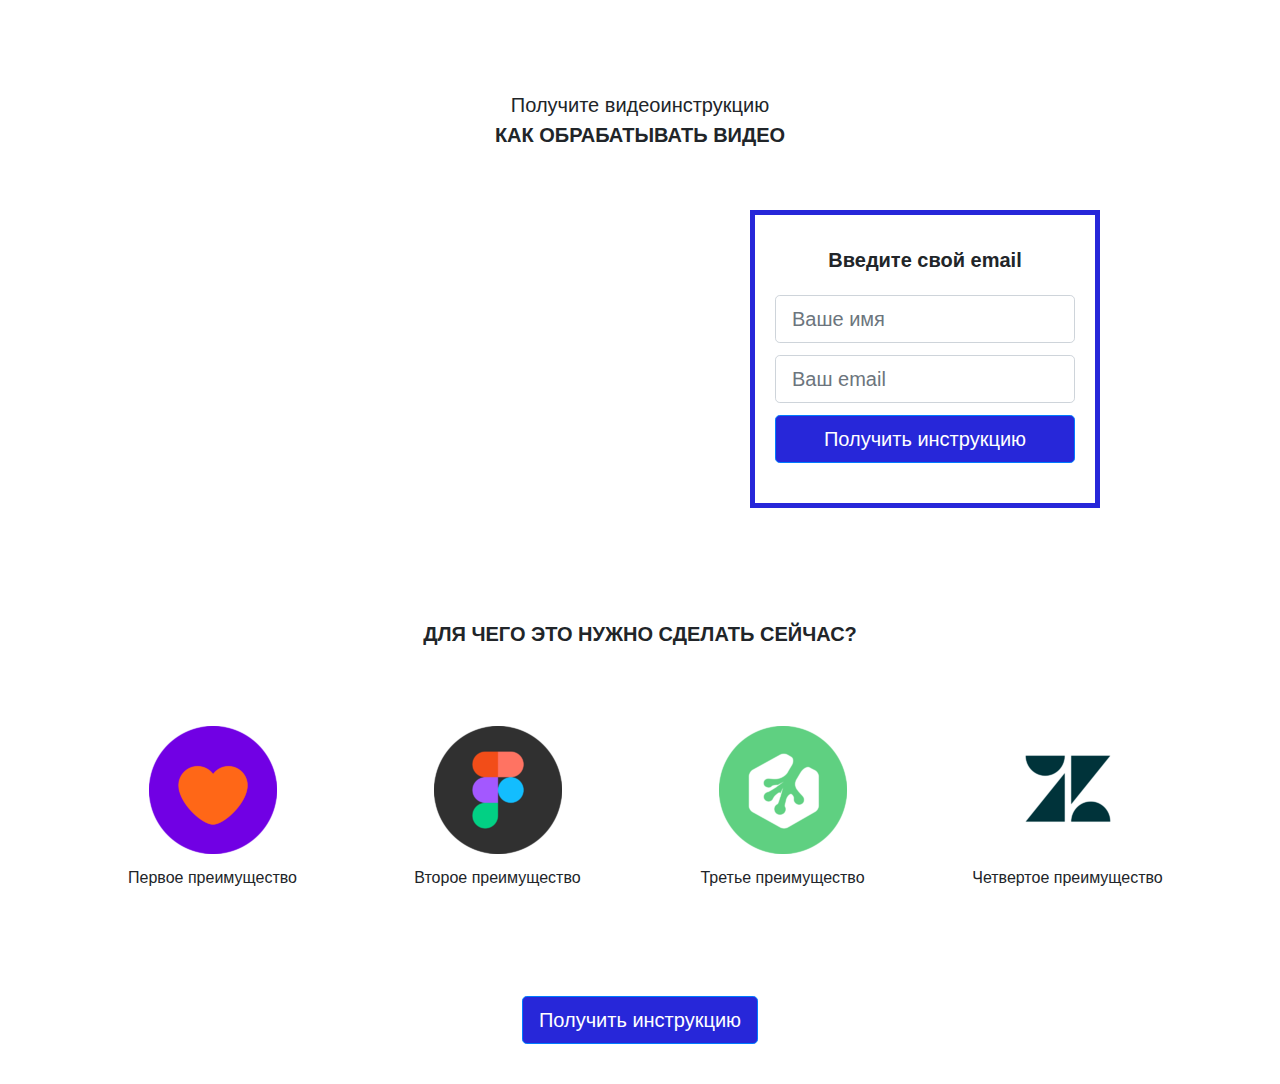
<file: site1/index.html>
<!DOCTYPE html>
<html lang="en">
<head>
	<meta charset="UTF-8">
	<title>Новый сайт</title>
	
	<link rel="stylesheet" href="css/bootstrap.css">
	<link rel="stylesheet" href="css/styles.css">
	
</head>
<body>
	
	<div class="section">
		<div class="container">
			<!--Первый row-->
			<div class="row">
				<div class="col-lg-6 offset-lg-3">
					<h1 class="header text-center">
					<span>Получите видеоинструкцию</span>
					<strong class="text-uppercase">Как обрабатывать видео</strong>
				</h1>
				</div>
			</div>
			<!--Второй row-->
			<div class="row">
				<div class="col-lg-6 offset-lg-1 col-md-8 offset-md-2">
					<div class="video">
						<iframe width="100%" height="315" src="https://www.youtube.com/embed/1BiqAn3Xdgg" frameborder="0" allow="accelerometer; autoplay; encrypted-media; gyroscope; picture-in-picture" allowfullscreen></iframe>
					</div>
				</div>
				<div class="col-lg-4 offset-lg-0 col-md-8 offset-md-2">
					<div class="form">
						<p class="form-header text-center">Введите свой email</p>
						<form action="#">
							<input type="text" class="form-control form-control-lg" placeholder="Ваше имя">
							<input type="text" class="form-control form-control-lg" placeholder="Ваш email">
							<button class="btn btn-primary btn-lg btn-block form-btn">Получить инструкцию</button>
						</form>
					</div>
				</div>
			</div>
		</div>
	</div>

	<div class="section">
		<div class="container">
			<div class="row">
			<div class="col-lg-12 cpl-xs-12 col-sm-12">
				<h2 class="section-header text-uppercase text-center">Для чего это нужно сделать сейчас?</h2>
			</div>
		</div>

		<div class="feature text-center">
			<div class="row">
				<div class="col-lg-3 col-md-6">
					<div class="feature-box">
						<img src="img/01.png" alt="1 преимущество">
						<p>Первое преимущество</p>
					</div>
				</div>
				<div class="col-lg-3 col-md-6">
					<div class="feature-box">
						<img src="img/02.png" alt="2 преимущество">
						<p>Второе преимущество</p>
					</div>
				</div>
				<div class="col-lg-3 col-md-6">
					<div class="feature-box">
						<img src="img/03.png" alt="3 преимущество">
						<p>Третье преимущество</p>
					</div>
				</div>
				<div class="col-lg-3 col-md-6">
					<div class="feature-box">
						<img src="img/04.png" alt="4 преимущество">
						<p>Четвертое преимущество</p>
					</div>
				</div>
			</div>
		</div>
			<!--кнопка нижняя row-->
			<div class="text-center">
				
										<button class="btn btn-primary btn-lg form-btn center-block">Получить инструкцию</button>
			</div>

		</div>
	</div>
	
</body>
</html>
</file>
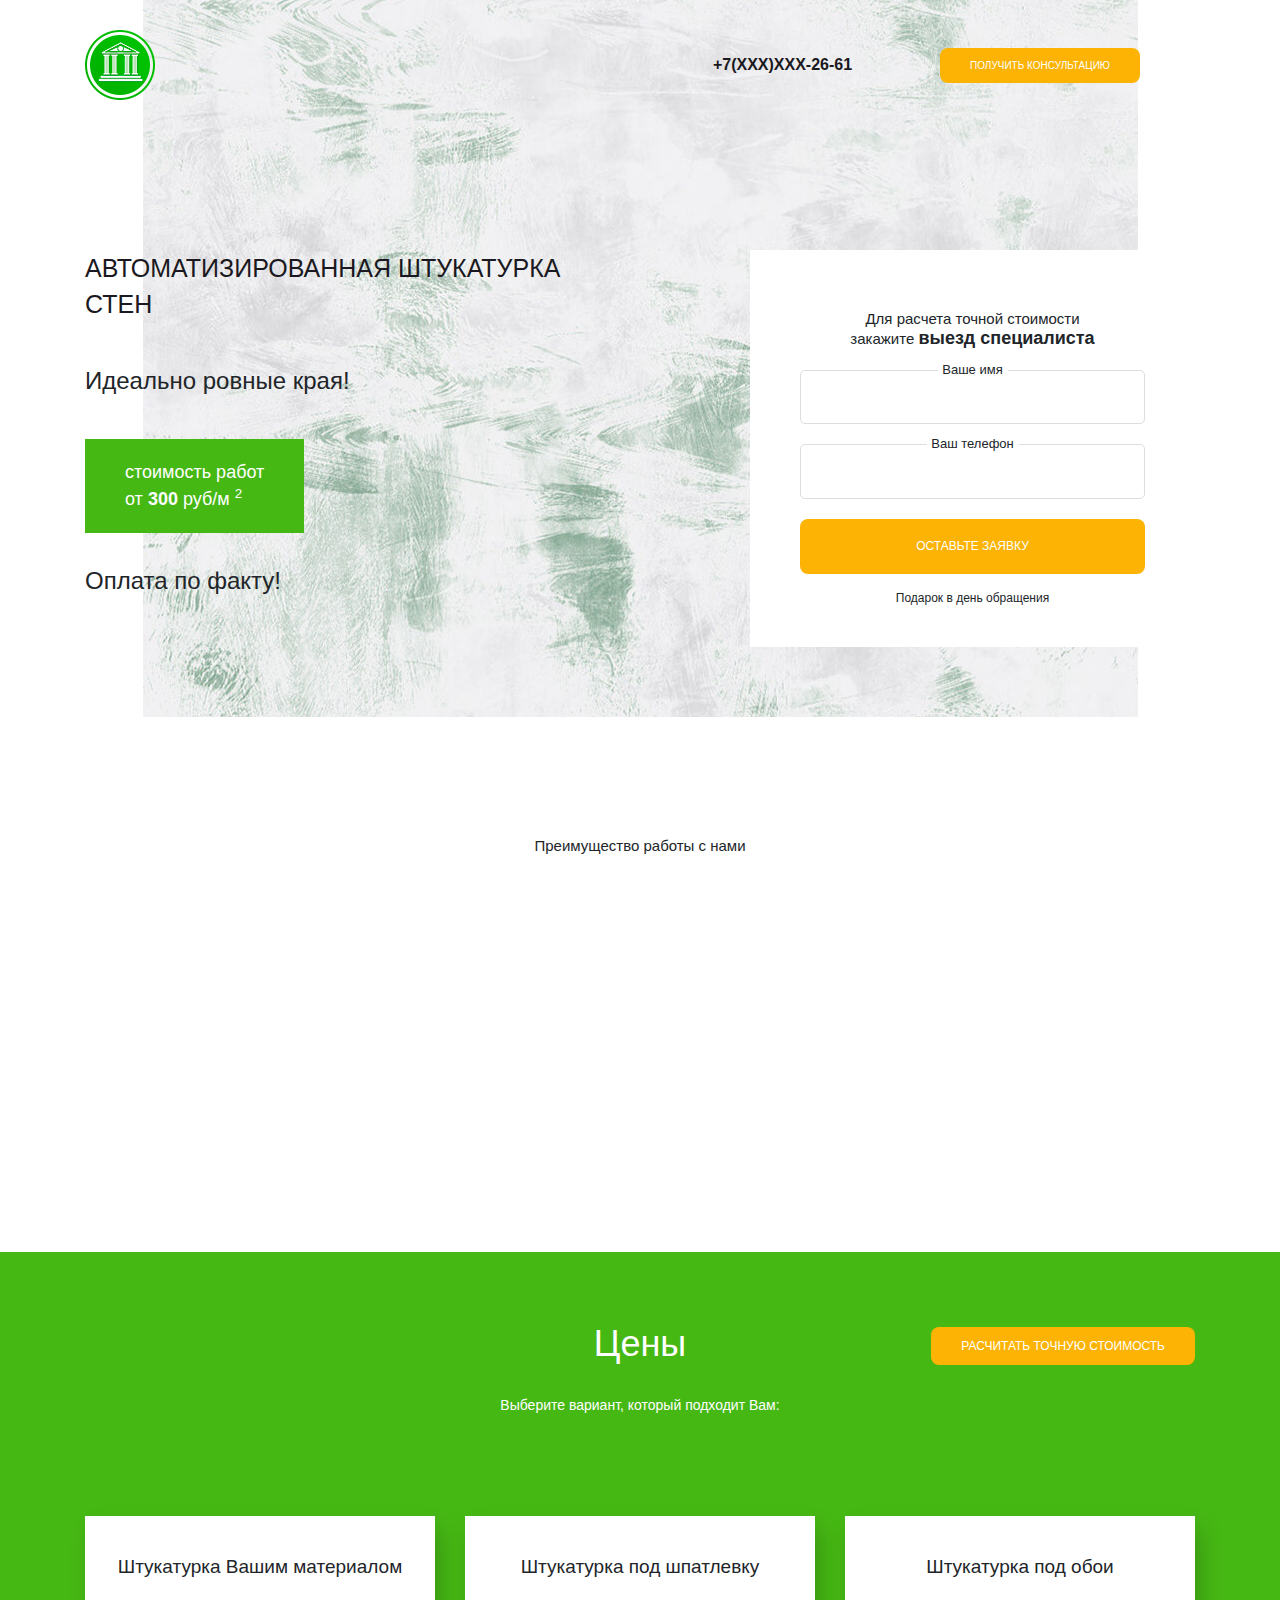
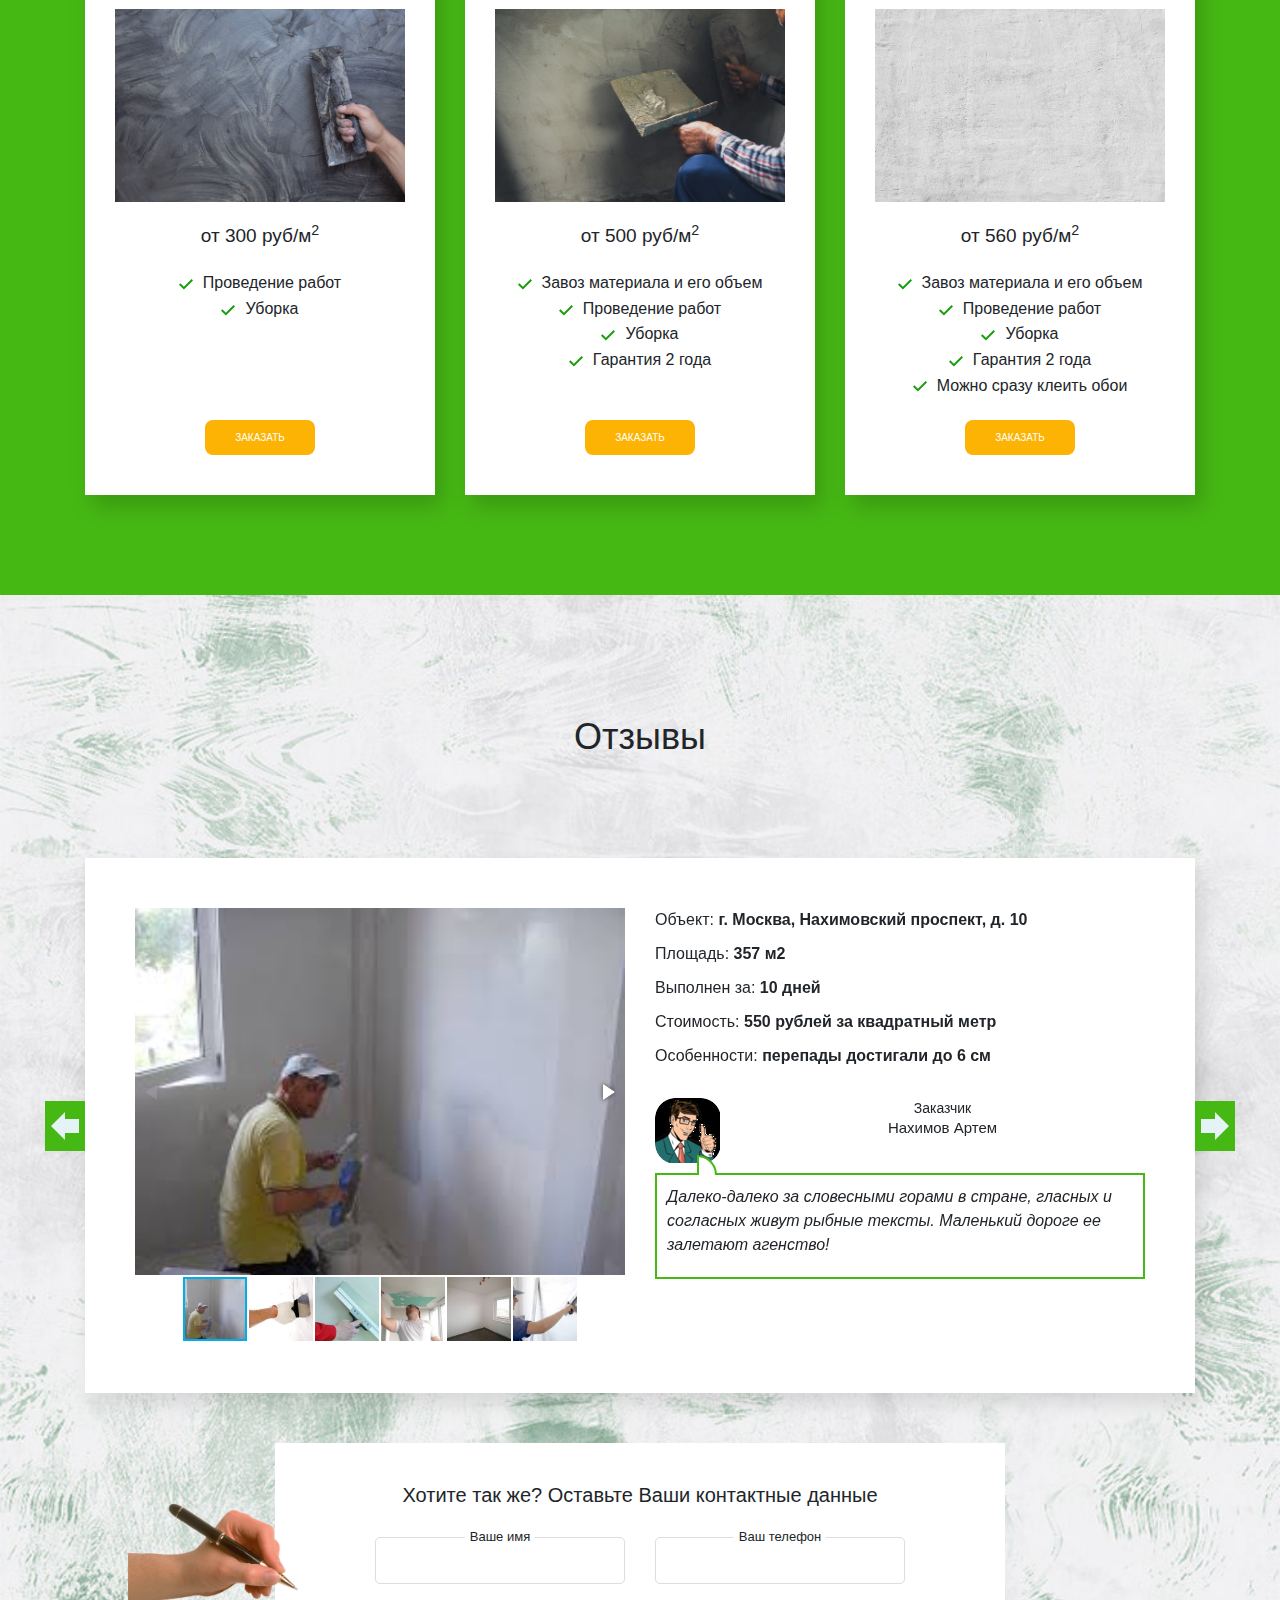
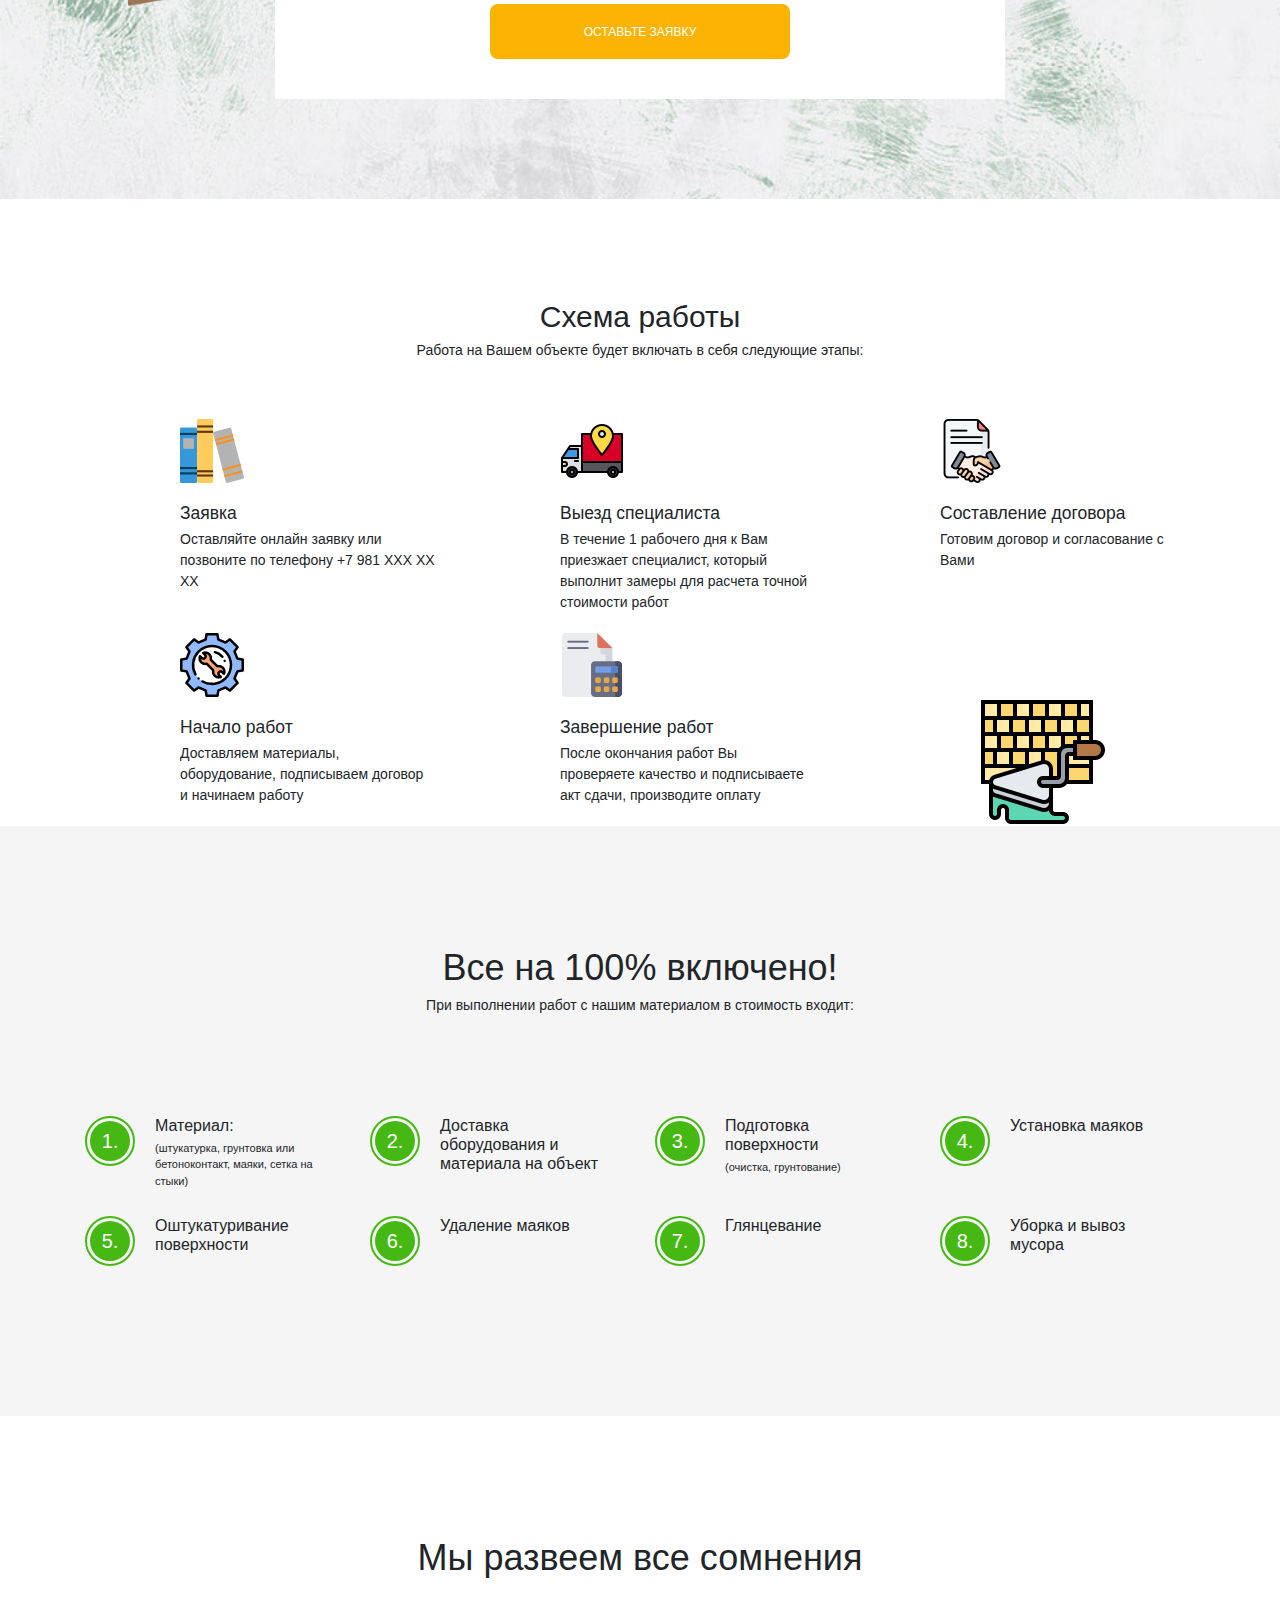
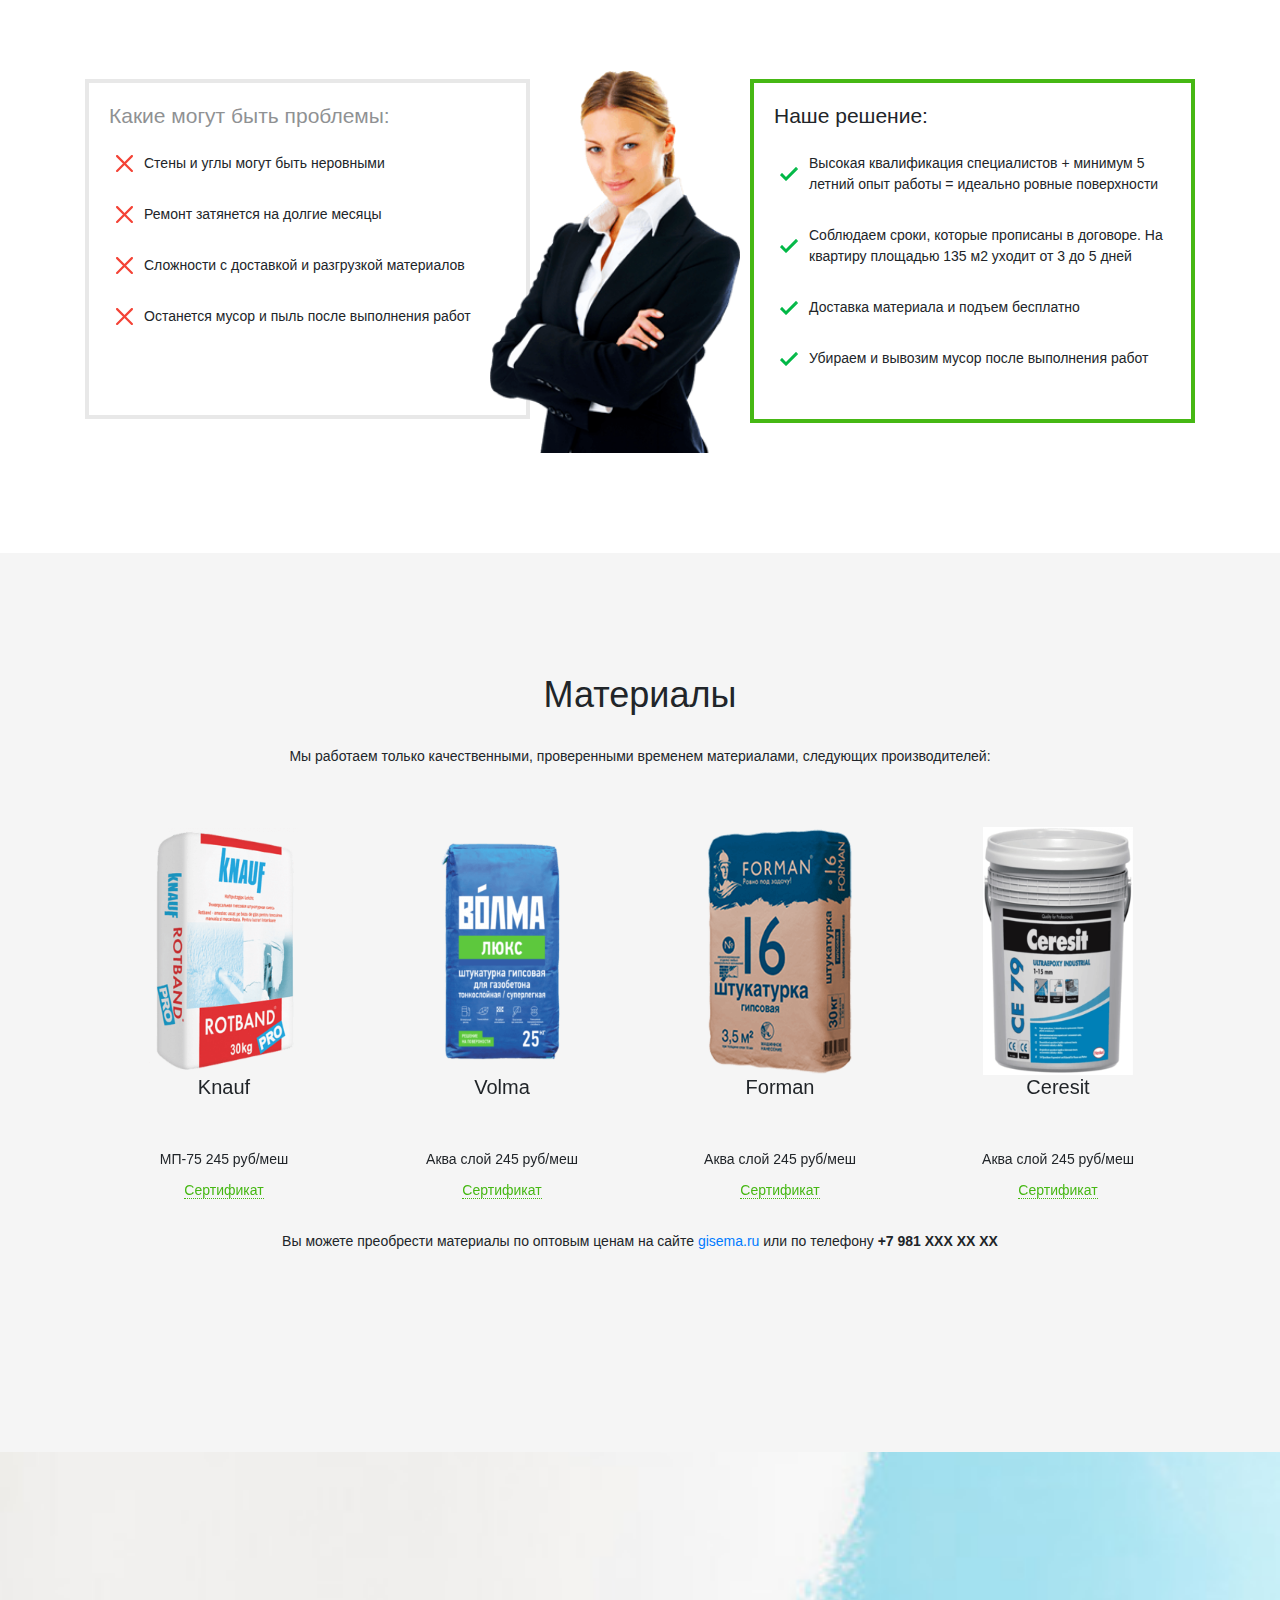
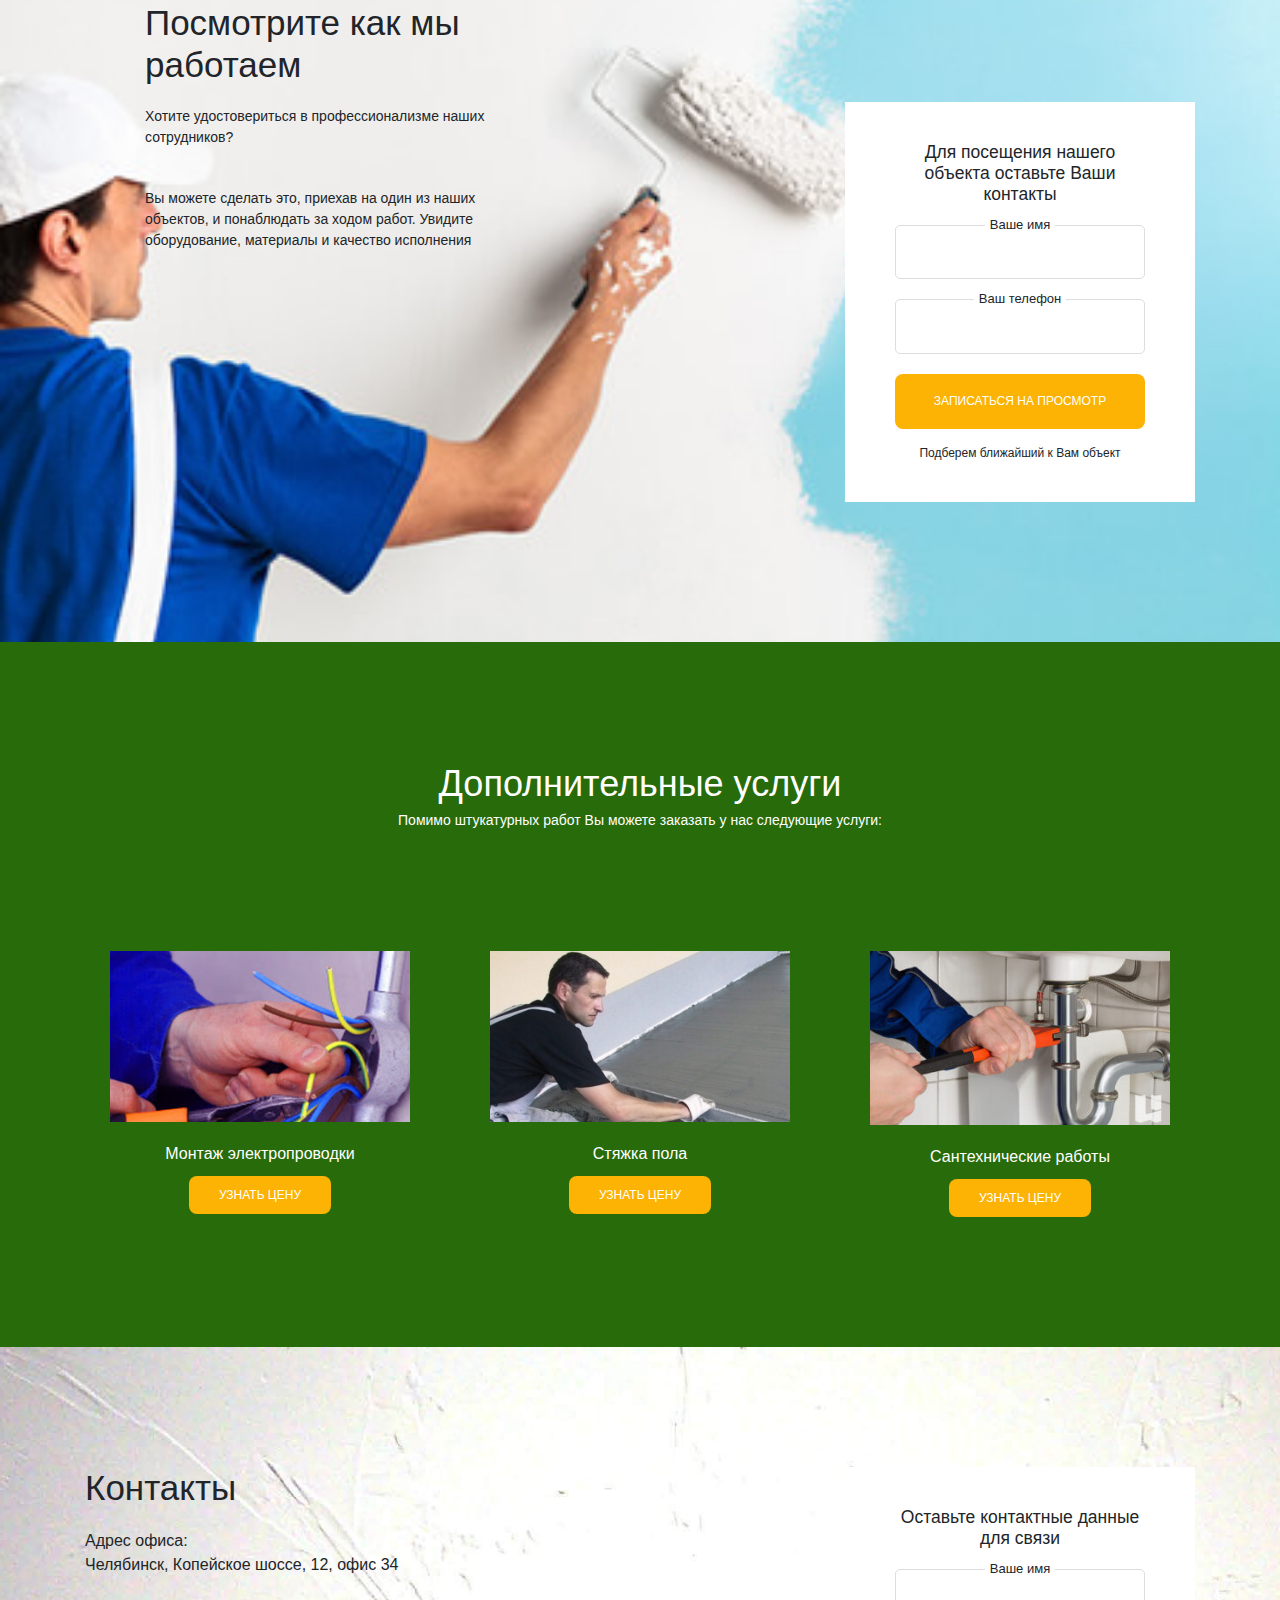
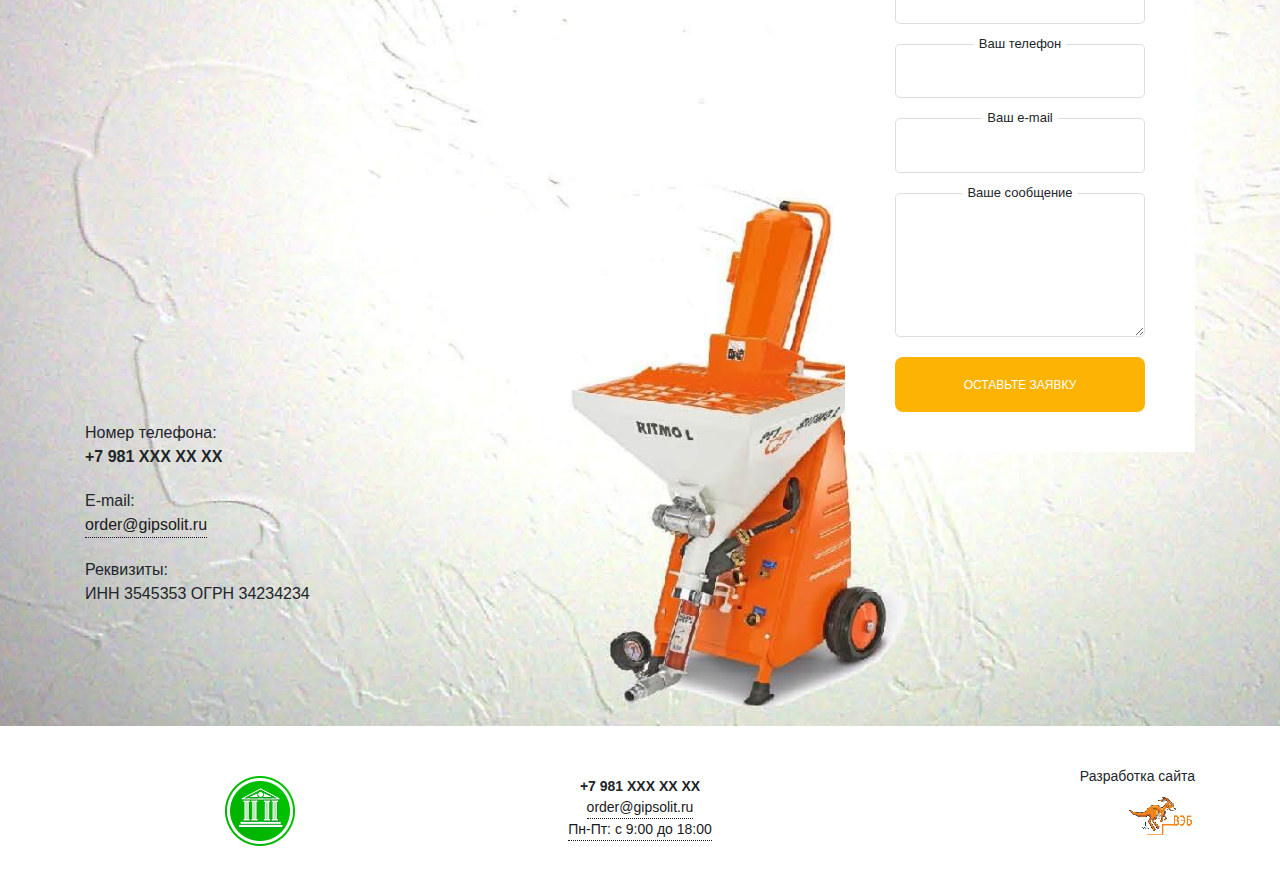
<file: site2/index.html>
<!DOCTYPE html>
<html lang="ru">
  <head>
    <meta charset="utf-8">
    <meta http-equiv="X-UA-Compatible" content="IE=edge">
    <meta name="viewport" content="width=device-width, initial-scale=1">
       <link rel="icon" href="/favicon.ico">

    <title>Автоматизированная штукатурка стен</title>

    <!-- Bootstrap core CSS -->
    <link rel="stylesheet" href="css/libs/animate.css">
    <link href="css/bootstrap.css" rel="stylesheet">

        <link href="css/stile.css" rel="stylesheet">

    
  </head> 
  <body>

  	<main class="main">

  		<div class="container">

  			<div class="header">

  				<div class="row">
  					<div class="col-md-3 col-sm-4 col-xs-12">
  					<div class="logo">
  					<img src="img/logo.png" alt="Гипсолит. Штукатурка стен">
  				</div>
  			</div>

  				<div class="col-lg-3 offset-lg-3 col-md-4 offset-md-2 col-sm-4 offset-sm-0 col-xs-12">  				

          	<div class="phone-block">
  				<a class="phone-link" href="#">+7(XXX)XXX-26-61</a>           
          </div>

  				</div>

  				<div class="col-md-3 col-sm-4">
  						<div class="wrap">
  							<div class="wrap-block">
  								<button class="button header-btn popup-btn">
  							получить консультацию
  						</button>
  							</div>
  						</div>
  				</div>
  			</div>

  				
  		</div>


      <div class="main-content">
        <div class="row">
          <div class="col-md-6 col-sm-12">
            <div class="main-title wow fadeInUp">
              <h1>Автоматизированная штукатурка стен</h1>
              <p class="main-subtitle">Идеально ровные края! </p>
              <span>
                стоимость работ <br> от <strong>300</strong> руб/м <sup>2</sup>
              </span>
              <p class="main-subtitle">Оплата по факту!</p>
            </div>
          </div>
          <div class="col-lg-5 offset-lg-1 col-md-6 offset-md-0 col-sm-8 offset-sm-2">
            <div class="main-form wow fadeInDown">
              <h2>Для расчета точной стоимости <br>закажите <strong>выезд специалиста</strong></h2>
              <form class="form" action="#">
                <label for="input-name-1">Ваше имя</label>
                <input class="form-input" id="input-name-1" required type="text" >
                <label for="input-phone-1">Ваш телефон</label>
                <input class="form-input" id="input-phone-1" required type="text" >
                <button class="form-btn button" type="submit">оставьте заявку </button>
                <small>Подарок в день обращения </small>
              </form>
              </div>
              
            </div>
          </div>
        </div>
      </div>
  	</main>

    <section class="features">
      <div class="container">
        <h2 class="section-header">
          Преимущество работы с нами
        </h2>
         <div class="features-slider">
           <div class="features-bloc wow fadeInUp" data-wow-delay="0.1s">
             <div class="features-img">
               <picture>
                 <source srcset="img/features/moon_weather_icon_148582.svg" type="image/svg+xml">
                 <img src="img/features/moon_weather_icon_148582.png" alt="Платите по факту">
               </picture>
             </div>
             <h3>Платите по факту</h3>
             <p>Вы оплачиваете выполненные работ после исполнения заказа.</p>
           </div>
           <div class="features-bloc wow fadeInUp" data-wow-delay="0.2s">
             <div class="features-img">
               <picture>
                 <source srcset="img/features/night_storm_weather_icon_148577.svg" type="image/svg+xml">
                 <img src="img/features/night_storm_weather_icon_148577.png" alt="Заключаем договор">
               </picture>
             </div>
             <h3>Заключаем договор</h3>
             <p>Перед началом работ заключаем договор на юридическое лицо.</p>
           </div>
           <div class="features-bloc wow fadeInUp" data-wow-delay="0.3s">
             <div class="features-img">
               <picture>
                 <source srcset="img/features/sunset_weather_icon_148563.svg" type="image/svg+xml">
                 <img src="img/features/sunset_weather_icon_148563.png" alt="Точно в срок">
               </picture>
             </div>
             <h3>Точно в срок</h3>
             <p>Работаем строго по установленным срокам, которые прописаны в договоре.</p>
           </div>
           <div class="features-bloc wow fadeInUp" data-wow-delay="0.4s">
             <div class="features-img">
               <picture>
                 <source srcset="img/features/sun_weather_icon_148567.svg" type="image/svg+xml">
                 <img src="img/features/sun_weather_icon_148567.png" alt="Экономьте на материалах">
               </picture>
             </div>
             <h3>Экономьте на материалах</h3>
             <p>Мы являемся структурным подразделением компании поставщика.</p>
           </div>
         </div>   

      </div>
    </section>

    <section class="price">
      <div class="container">
        <div class="row">
          <div class="col-md-4 offset-md-4">
          <div class="section-header section-header-light">
          <h2>Цены</h2>
          <p>Выберите вариант, который подходит Вам:</p>
          </div>
        </div>
        <div class="col-md-4 offset-md-0 col-sm-8 offset-sm-2">
         <div class="price-button">
           <button class="button price-header-btn" data-toggle="modal">Расчитать точную стоимость</button>
         </div> 
        </div>
        </div>
        <div class="row">
          <div class="col-md-4 offset-md-0 col-sm-8 offset-sm-2 col-xs-10 offset-xs-1">
            <div class="price-block">
              <h4>Штукатурка Вашим материалом</h4>
              <img src="img/prices/1.jpg" alt="Штукатурка Вашим материалом">
              <span class="price-tag">от 300 руб/м<sup>2</sup></span>
              <ul class="price-list">
                <li>Проведение работ</li>
                <li>Уборка</li>
                            
              </ul>
              <button class="button">Заказать</button>
            </div>
          </div>
          <div class="col-md-4 offset-md-0 col-sm-8 offset-sm-2 col-xs-10 offset-xs-1">
            <div class="price-block">
              <h4>Штукатурка под шпатлевку</h4>
              <img src="img/prices/2.jpg" alt="Штукатурка под шпатлевку">
              <span class="price-tag">от 500 руб/м<sup>2</sup></span>
              <ul class="price-list">
                <li>Завоз материала и его объем</li>
                <li>Проведение работ</li>
                <li>Уборка</li>
                <li>Гарантия 2 года</li>
              </ul>
              <button class="button">Заказать</button>
            </div>
          </div>
          <div class="col-md-4 offset-md-0 col-sm-8 offset-sm-2 col-xs-10 offset-xs-1">
            <div class="price-block">
              <h4>Штукатурка под обои</h4>
              <img src="img/prices/3.jpg" alt="Штукатурка под обои">
              <span class="price-tag">от 560 руб/м<sup>2</sup></span>
              <ul class="price-list">
                <li>Завоз материала и его объем</li>
                <li>Проведение работ</li>
                <li>Уборка</li>
                <li>Гарантия 2 года</li>
                <li>Можно сразу клеить обои</li>
              </ul>
              <button class="button">Заказать</button>
            </div>
          </div>
        </div>
      </div>
    </section>

    <section class="feedback">
      <div class="container">

        <div class="section-header">
          <h2>Отзывы</h2>
        </div>

        <div class="feedback-slider">
          <div class="feedback-slider_item">
            <div class="row">
              <div class="col-md-6">
                <div class="fotorama" data-width="100%" data-nav="thumbs">
                  <img src="img/feedback/photo/1.jpg" alt="">
                  <img src="img/feedback/photo/2.jpg" alt="">
                  <img src="img/feedback/photo/3.jpg" alt="">
                  <img src="img/feedback/photo/4.jpg" alt="">
                  <img src="img/feedback/photo/5.jpg" alt="">
                  <img src="img/feedback/photo/6.jpg" alt="">
                </div>
              </div>
              <div class="col-md-6">
                <p>Объект: <strong>г. Москва, Нахимовский проспект, д. 10</strong></p>
                <p>Площадь: <strong>357 м2</strong></p>
                <p>Выполнен за: <strong>10 дней</strong></p>
                <p>Стоимость: <strong>550 рублей за квадратный метр</strong></p>
                <p>Особенности: <strong>перепады достигали до 6 см</strong></p>
                
                <div class="media">
                  <div class="media-left">                    
                    <img class="media-object" src="img/feedback/avtar.png" alt="Аватар заказчика">
                  </div>
                    <div class="media-body">
                    <span>Заказчик</span>
                    <h4 class="mt-0">Нахимов Артем</h4>
                </div>
                </div>

              <div class="feedback-text">
                <p>Далеко-далеко за словесными горами в стране, гласных и согласных живут рыбные тексты. Маленький дороге ее залетают агенство!</p>
              </div>

              </div>
            </div>
          </div>
          <div class="feedback-slider_item">
            <div class="row">
              <div class="col-md-6">
                <div class="fotorama" data-width="100%" data-nav="thumbs">
                  <img src="img/feedback/photo/1.jpg" alt="">
                  <img src="img/feedback/photo/2.jpg" alt="">
                  <img src="img/feedback/photo/3.jpg" alt="">
                  <img src="img/feedback/photo/4.jpg" alt="">
                  <img src="img/feedback/photo/5.jpg" alt="">
                  <img src="img/feedback/photo/6.jpg" alt="">
                </div>
              </div>
              <div class="col-md-6">
                <p>Объект: <strong>г. Москва, Нахимовский проспект, д. 10</strong></p>
                <p>Площадь: <strong>357 м2</strong></p>
                <p> Выполнен за: <strong>10 дней</strong></p>
                <p>Стоимость: <strong>550 рублей за квадратный метр</strong></p>
                <p>Особенности: <strong>перепады достигали до 6 см</strong></p>
                
                <div class="media">
                  <div class="media-left">                    
                    <img class="media-object" src="img/feedback/avtar.png" alt="Аватар заказчика">
                  </div>
                    <div class="media-body">
                    <span>Заказчик</span>
                    <h4 class="mt-0">Нахимов Артем</h4>
                </div>
                </div>

              <div class="feedback-text">
                <p>Далеко-далеко за словесными горами в стране, гласных и согласных живут рыбные тексты. Рот необходимыми переписали языкового диких!</p>
              </div>

              </div>
            </div>
          </div>
          <div class="feedback-slider_item">
            <div class="row">
              <div class="col-md-6">
                <div class="fotorama" data-width="100%" data-nav="thumbs">
                  <img src="img/feedback/photo/1.jpg" alt="">
                  <img src="img/feedback/photo/2.jpg" alt="">
                  <img src="img/feedback/photo/3.jpg" alt="">
                  <img src="img/feedback/photo/4.jpg" alt="">
                  <img src="img/feedback/photo/5.jpg" alt="">
                  <img src="img/feedback/photo/6.jpg" alt="">
                </div>
              </div>
              <div class="col-md-6">
                <p>Объект: <strong>г. Москва, Нахимовский проспект, д. 10</strong></p>
                <p>Площадь: <strong>357 м2</strong></p>
                <p> Выполнен за: <strong>10 дней</strong></p>
                <p>Стоимость: <strong>550 рублей за квадратный метр</strong></p>
                <p>Особенности: <strong>перепады достигали до 6 см</strong></p>
                
                <div class="media">
                  <div class="media-left">                    
                    <img class="media-object" src="img/feedback/avtar.png" alt="Аватар заказчика">
                  </div>
                    <div class="media-body">
                    <span>Заказчик</span>
                    <h4 class="mt-0">Нахимов Артем</h4>
                </div>
                </div>

              <div class="feedback-text">
                <p>Далеко-далеко за словесными горами в стране, гласных и согласных живут рыбные тексты. Ipsum повстречался наш языкового семантика.</p>
              </div>

              </div>
            </div>
          </div>
        </div> <!-- feedback slider -->

        <div class="row">
          <div class="col-md-8 offset-md-2">
            <div class="feedback-form">
              <h3>Хотите так же? Оставьте Ваши контактные данные</h3>
              <form class="form" action="#">
               <div class="row">
                 <div class="col-md-6">
                   <label for="input-name-5">Ваше имя</label>
                <input class="form-input" id="input-name-5" type="text">
                 </div>
                 <div class="col-md-6">
                   <label for="input-phone-5">Ваш телефон</label>
                <input class="form-input" id="input-phone-5" type="text">
                 </div>
               </div>
                
                <button class="form-btn feedback-btn button" type="submit">оставьте заявку </button> 
              </form>
            </div>
          </div>
        </div>

      </div>
      <img class="hand" src="img/feedback/hands_PNG908.png" alt="">
    </section>

    <div class="scheme">
      <div class="container">
        <div class="section-header">
          <h2>Схема работы</h2>
          <p>Работа на Вашeм объектe будет включать в себя следующие этапы:</p>
        </div>
        <div class="row ">
          <div class="col-md-3 col-sm-5 offset-sm-1 col-xs-8 offset-xs-2">
            <img src="img/scheme/1.png" alt="Заявка">
            <h3>Заявка</h3>
            <p>Оставляйте онлайн заявку или позвоните по телефону +7 981 ХХХ ХХ ХХ</p>
          </div>
          <div class="col-md-3 offset-md-1 col-sm-5 offset-sm-1 col-xs-8 offset-xs-2">
            <img src="img/scheme/2.png" alt="Выезд специалиста">
            <h3>Выезд специалиста</h3>
            <p>В течение 1 рабочего дня к Вам приезжает специалист, который выполнит замеры для расчета точной стоимости работ</p>
          </div>
          <div class="col-md-3 offset-md-1 col-sm-5 offset-sm-1 col-xs-8 offset-xs-2">
            <img src="img/scheme/3.png" alt="Составление договора">
            <h3>Составление договора</h3>
            <p>Готовим договор и согласование с  Вами</p>
          </div>
          <div class="col-md-3 col-sm-5 offset-sm-1 col-xs-8 offset-xs-2">
            <img src="img/scheme/4.png" alt="Начало работ">
            <h3>Начало работ</h3>
            <p>Доставляем материалы, оборудование, подписываем договор и начинаем работу</p>
          </div>
          <div class="col-md-3 offset-md-1 col-sm-5 offset-sm-1 col-xs-8 offset-xs-2">
            <img src="img/scheme/5.png" alt="Завершение работ">
            <h3>Завершение работ</h3>
            <p>После окончания работ Вы проверяете качество и подписываете акт сдачи, производите оплату</p>
          </div>
        </div>
      </div>
    </div>

    <section class="all-inclusive">
      <div class="container">
        <div class="section-header section-header_active">
          <h2>
            Все на 100% включено!
          </h2>
          <p>При выполнении работ с нашим материалом в стоимость входит:</p>
        </div>
        <div class="row">
          <div class="col-md-3 offset-md-0 col-sm-5 offset-sm-1">
            <div class="media">
              <div class="media-left">
                <span class="circle-border">
                  <span class="circle">
                    1.
                  </span>
                </span>
              </div>
  
          <div class="media-body">
            <h4> Материал:</h4>
              <p>(штукатурка, грунтовка или бетоноконтакт, маяки, сетка на стыки)</p>
          </div>
          </div>

          </div> <!-- col-md-3 -->
          <div class="col-md-3 offset-md-0 col-sm-5 offset-sm-1 ">
            <div class="media">
              <div class="media-left">
                <span class="circle-border">
                  <span class="circle">
                    2.
                  </span>
                </span>
              </div>
  
          <div class="media-body">
            <h4> Доставка оборудования и материала на объект</h4>
              <p></p>
          </div>
          </div>

          </div> <!-- col-md-3 -->
          <div class="col-md-3 offset-md-0 col-sm-5 offset-sm-1">
            <div class="media">
              <div class="media-left">
                <span class="circle-border">
                  <span class="circle">
                    3.
                  </span>
                </span>
              </div>
  
          <div class="media-body">
            <h4> Подготовка поверхности</h4>
              <p>(очистка, грунтование)</p>
          </div>
          </div>

          </div> <!-- col-md-3 -->
          <div class="col-md-3 offset-md-0 col-sm-5 offset-sm-1">
            <div class="media">
              <div class="media-left">
                <span class="circle-border">
                  <span class="circle">
                    4.
                  </span>
                </span>
              </div>
  
          <div class="media-body">
            <h4>Установка маяков</h4>
              <p></p>
          </div>
          </div>

          </div> <!-- col-md-3 -->
          <div class="col-md-3 offset-md-0 col-sm-5 offset-sm-1">
            <div class="media">
              <div class="media-left">
                <span class="circle-border">
                  <span class="circle">
                    5.
                  </span>
                </span>
              </div>
  
          <div class="media-body">
            <h4>Оштукатуривание поверхности</h4>
              <p></p>
          </div>
          </div>

          </div> <!-- col-md-3 -->
          <div class="col-md-3 offset-md-0 col-sm-5 offset-sm-1">
            <div class="media">
              <div class="media-left">
                <span class="circle-border">
                  <span class="circle">
                    6.
                  </span>
                </span>
              </div>
  
          <div class="media-body">
            <h4>Удаление маяков</h4>
              <p></p>
          </div>
          </div>

          </div> <!-- col-md-3 -->
          <div class="col-md-3 offset-md-0 col-sm-5 offset-sm-1">
            <div class="media">
              <div class="media-left">
                <span class="circle-border">
                  <span class="circle">
                    7.
                  </span>
                </span>
              </div>
  
          <div class="media-body">
            <h4>Глянцевание</h4>
              <p></p>
          </div>
          </div>

          </div> <!-- col-md-3 -->
          <div class="col-md-3 offset-md-0 col-sm-5 offset-sm-1">
            <div class="media">
              <div class="media-left">
                <span class="circle-border">
                  <span class="circle">
                    8.
                  </span>
                </span>
              </div>
  
          <div class="media-body">
            <h4>Уборка и вывоз мусора</h4>
              <p></p>
          </div>
          </div>

          </div> <!-- col-md-3 -->
          
        </div>
      </div>
      
    </section>

    <section class="problems">
      <div class="container">
        <div class="section-header">
          <h2>Мы развеем все сомнения</h2>
        </div>
        <div class="row">
          <div class="col-md-5">
           <div class="problems-list problems-list_bad">
              <h4>Какие могут быть проблемы:</h4>
              <ul>
                 <li>Стены и углы могут быть неровными</li>
                 <li>Ремонт затянется на долгие месяцы</li>
                 <li>Сложности с доставкой и разгрузкой материалов</li>
                 <li>Останется мусор и пыль после выполнения работ</li>

               </ul> 
            </div> 
          </div>
          <div class="col-md-5 offset-md-2">
            <div class="problems-list problems-list_good">
              <h4>Наше решение:</h4>
              <ul>
                 <li>Высокая квалификация специалистов + минимум 5 летний опыт работы = идеально ровные поверхности</li>
                 <li>Соблюдаем сроки, которые прописаны в договоре. На квартиру площадью 135 м2 уходит от 3 до 5 дней</li>
                 <li>Доставка материала и подъем бесплатно</li>
                 <li>Убираем и вывозим мусор после выполнения работ</li>

               </ul>
            </div> 
          </div> 
        </div>
      </div>
      <img src="img/problems/women.png" alt="women" class="problems-women">
    </section>

    <section class="materials">
      <div class="container">
        <div class="section-header">
          <h2>Материалы</h2>
          <p>Мы работаем только качественными, проверенными временем материалами, следующих производителей:</p>
          <div class="features-slider materials-slider ">
           <div class="features-bloc">
             <div class="materials-img">
               <picture>
                 
                 <img src="img/material/1.png" alt="Knauf">
               </picture>
             </div>
             <h3>Knauf</h3>
             <p>МП-75 <span>245</span> руб/меш</p>
             <a class="materials-link" href="#">Сертификат</a>
           </div>
           <div class="features-bloc">
             <div class="materials-img">
               <picture>
                 
                 <img src="img/material/2.png" alt="Volma">
               </picture>
             </div>
             <h3>Volma</h3>
             <p>Аква слой <span>245</span> руб/меш</p>
             <a class="materials-link" href="#">Сертификат</a>
           </div>
           <div class="features-bloc">
             <div class="materials-img">
               <picture>                 
                 <img src="img/material/3.png" alt="Forman">
               </picture>
             </div>
             <h3>Forman</h3>
             <p>Аква слой <span>245</span> руб/меш</p>
             <a class="materials-link" href="#">Сертификат</a>
           </div>
           <div class="features-bloc">
             <div class="materials-img">
               <picture>
                 
                 <img src="img/material/4.png" alt="Ceresit">
               </picture>
             </div>
             <h3>Ceresit</h3>
             <p>Аква слой <span>245</span> руб/меш</p>
             <a class="materials-link" href="#">Сертификат</a>
        </div>
      </div>
      <p class="materials-offer" >Вы можете преобрести материалы по оптовым ценам на сайте <a href="#" class="materials-linc">gisema.ru</a> или по телефону <strong>+7 981 XXX XX XX</strong> </p>
    </div>
  </div>
    </section>

    <section class="tour">
      <div class="container">
       <div class="main-content">
        <div class="row">
          <div class="col-md-5 col-sm-12">
            <div class="main-title">
              <h2>Посмотрите как мы работаем</h2>
              <p class="main-subtitle tour-subtitle">Хотите удостовериться в профессионализме наших сотрудников?</p>
              
              <p class="main-subtitle tour-subtitle">Вы можете сделать это, приехав на один из наших объектов, и понаблюдать за ходом работ. Увидите оборудование, материалы и качество исполнения</p>
            </div>
          </div>
          <div class="col-lg-4 offset-lg-3 col-md-6 offset-md-0 col-sm-8 offset-sm-2">
            <div class="main-form">
              <h3>Для посещения нашего объекта оставьте Ваши контакты</h3>
              <form class="form" action="#">
                <label for="input-name-4">Ваше имя</label>
                <input class="form-input" id="input-name-4" type="text" >
                <label for="input-phone-4">Ваш телефон</label>
                <input class="form-input" id="input-phone-4" type="text" >
                <button class="form-btn button" type="submit">Записаться на просмотр</button>
                <small>Подберем ближайший к Вам объект</small>
                
              </form>
              </div>
              
            </div>
          </div>
        </div>
        </div>
    </section>

    <section class="upsell">
      <div class="container">
        <div class="section-header section-header-light">
          <h2>Дополнительные услуги</h2>
          <p>Помимо штукатурных работ Вы можете заказать у нас следующие услуги:</p>
        </div>
        <div class="row">
          <div class="col-md-4">
            <img src="img/upsell/1.jpg" alt="Монтаж электропроводки">
            <p>Монтаж электропроводки</p>
            <button class="button">Узнать цену</button>
          </div>
          <div class="col-md-4">
            <img src="img/upsell/2.jpg" alt="Стяжка пола">
            <p>Стяжка пола</p>
            <button class="button"> Узнать цену </button>
          </div>
          <div class="col-md-4">
            <img src="img/upsell/3.jpg" alt="Сантехнические работы">
            <p>Сантехнические работы</p>
            <button class="button"> Узнать цену </button>
          </div>
        </div>
      </div>
    </section>

    <section class="contacts">
      <div class="container">
        <div class="row">
          <div class="col-md-6">
            <h2> Контакты</h2>
            <p>Адрес офиса: <br>Челябинск, Копейское шоссе, 12, офис 34</p>
              <div class="map">
               <iframe src="https://www.google.com/maps/embed?pb=!1m18!1m12!1m3!1d2281.4633679100466!2d61.50587941536849!3d55.12266684788129!2m3!1f0!2f0!3f0!3m2!1i1024!2i768!4f13.1!3m3!1m2!1s0x43c5f31d5482c817%3A0xec83044de395ba73!2z0JrQvtC_0LXQudGB0LrQvtC1INGILiwgMTIsINCn0LXQu9GP0LHQuNC90YHQuiwg0KfQtdC70Y_QsdC40L3RgdC60LDRjyDQvtCx0LsuLCA0NTQwMTI!5e0!3m2!1sru!2sru!4v1596961914482!5m2!1sru!2sru" style="border:0;" allowfullscreen="" aria-hidden="false" tabindex="0"></iframe> 
              </div>
              <p>Номер телефона: <br><strong>+7 981 XXX XX XX</strong></p>
              <p>E-mail: <br><a class="contacts-link" href="mailto:order@gipsolit.ru">order@gipsolit.ru</a></p>
              
              <p>Реквизиты: <br>ИНН 3545353 ОГРН 34234234</p>

          </div>
          <div class="col-lg-4 offset-lg-2 col-md-6 offset-md-0 col-sm-10 offset-sm-1">
            <div class="main-form">
              <h3>Оставьте контактные данные для связи</h3>
              <form class="form" action="#">
                <label for="input-name-3">Ваше имя</label>
                <input class="form-input" id="input-name-3" type="text">
                <label for="input-phone-3">Ваш телефон</label>
                <input class="form-input" id="input-phone-3" type="text">
                <label for="email-1">Ваш e-mail</label>
                <input class="form-input" id="email-1" type="text">
                <label for="message-2">Ваше сообщение</label>
                <textarea class="form-textarea" id="message-2" rows="5"></textarea>
                <button class="form-btn button" type="submit">оставьте заявку </button>
               </form>
              </div>
          </div>
        </div>
      </div>
    </section>

    <footer>
      <div class="container">
        <div class="row">
          <div class="col-md-4 col-sm-6">
            <div class="footer-logo">
            <img src="img/logo.png" alt="Гипсолит. Штукатурка стен">
          </div>
          </div>
          <div class="col-md-4 col-sm-6">
            <div class="footer-contacts">
              <p><strong>+7 981 XXX XX XX</strong></p>
              <p><a class="contacts-link" href="mailto:order@gipsolit.ru">order@gipsolit.ru</a></p>
              <p class="contacts-link">Пн-Пт: с 9:00 до 18:00</p>
            </div>
          </div>
          <div class="col-md-4 col-sm-12">
           <div class="footer-dev-logo">
             <p>Разработка сайта</p> 
           <img src="img/dev-logo.png" alt="Web кенгуру">
           </div>
          </div>
        </div>
      </div>
    </footer>

<!-- Модальные окна -->
<!-- Получить консультацию -->
<div class="popup">
  <!-- Само (белое) окно -->
  <div class="popup-dialog">
    <!-- Содержимое окна -->
    <div class="popup-content">
      <button class="popup-close">x</button>
        <!-- Заголовок окна -->
        <h4 class="popup-header">
          Заинтересовало?
        </h4>
        <p>Оставьте свои контактные данные <br>для связи</p>
        <div class="form popup-form">
        <label for="input-name-2">Ваше имя</label>
                <input class="form-input" id="input-name-2" type="text" >
                <label for="input-phone-2">Ваш телефон</label>
                <input class="form-input" id="input-phone-2" type="text" >
                <label for="message-1">Сообщение</label>
                <textarea  rows="3" id="message-1" class="form-input"></textarea>
                <button class="form-btn button" type="submit">оставьте заявку </button>   
          
        </div>

    </div>
  </div>
</div>

   <script src="js/jquery-1.12.4.min.js"></script>  
    <!-- Подключаем стили slick slider -->
    <link rel="stylesheet" href="slick/slick.css">
    <link rel="stylesheet" href="slick/slick-theme.css">
    <!-- Подключаем саму библиотеку -->
    <script src="slick/slick.min.js"></script>


    <link  href="fotorama-4.6.4/fotorama.css" rel="stylesheet">
    <script src="fotorama-4.6.4/fotorama.js"></script>
    <script src="js/wow.min.js"></script>
    <script>
      new WOW().init();
    </script>

    <!-- Инициализируем слайдер -->
    <script>
      $(document).ready(function(){
        $('.popup-btn').on('click', function(event) {
          event.preventDefault();
          $('.popup').fadeIn();
        });
        $('.popup-close').on('click', function(event) {
          event.preventDefault();
          $('.popup').fadeOut();
        });
        /*Слайдер с отзывами*/
        $('.feedback-slider').slick({
          prevArrow: '<button type="button" class="feedback-slider-btn feedback-prev-btn"><img src="img/left_arrow.svg" alt="" /></button>',
          nextArrow: '<button type="button" class="feedback-slider-btn feedback-next-btn"><img src="img/right_arrow.svg" alt="" /></button>'
        });

   /*Слайдер с преимуществами*/    
  $('.features-slider').slick({
    infinite: true,
  slidesToShow: 4,
  slidesToScroll: 1,
  responsive: [
        {
      breakpoint: 991,
      settings: {
        slidesToShow: 2,
        prevArrow: '<button class="prev arrow"></button>',
        nextArrow: '<button class="next arrow"></button>',
        slidesToScroll: 2
      }
    },
    {
      breakpoint: 767,
      settings: {
        slidesToShow: 1,
        prevArrow: '<button class="prev arrow"></button>',
        nextArrow: '<button class="next arrow"></button>',
        slidesToScroll: 1
      }
    }
    // You can unslick at a given breakpoint now by adding:
    // settings: "unslick"
    // instead of a settings object
  ]
    
  });
});
    </script>

  </body>
</html>
</file>
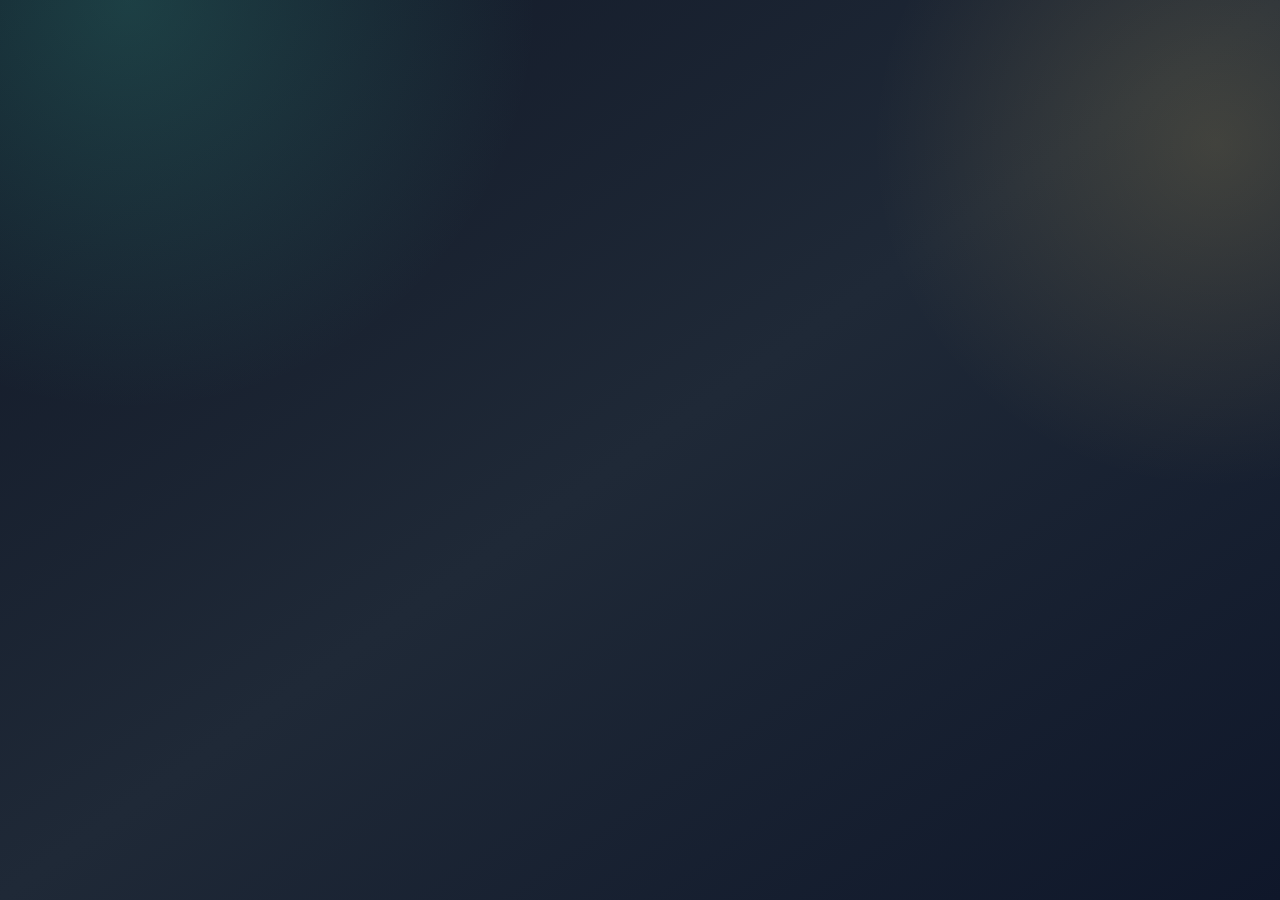
<file: Wallet/index.html>
<!DOCTYPE html>
<html lang="ru">
<head>
  <meta charset="UTF-8" />
  <meta name="viewport" content="width=device-width, initial-scale=1.0"/>
  <title>Wallet</title>

  <link rel="stylesheet" href="styles.css" />
</head>

<body>

  <!-- 🔵 BLUR BACKGROUND (как Apple Wallet) -->
  <div class="bg-blur" id="bgBlur"></div>

  <!-- 📱 MAIN WALLET -->
  <div class="wallet-container">

    <!-- 🧾 VERTICAL SCROLL STACK -->
    <div class="cards" id="cards"></div>

  </div>

  <!-- 🔳 FULLSCREEN MODAL -->
  <div class="modal hidden" id="modal">
    <img id="modalImg" />
  </div>

  <script src="app.js"></script>

</body>
</html>
</file>
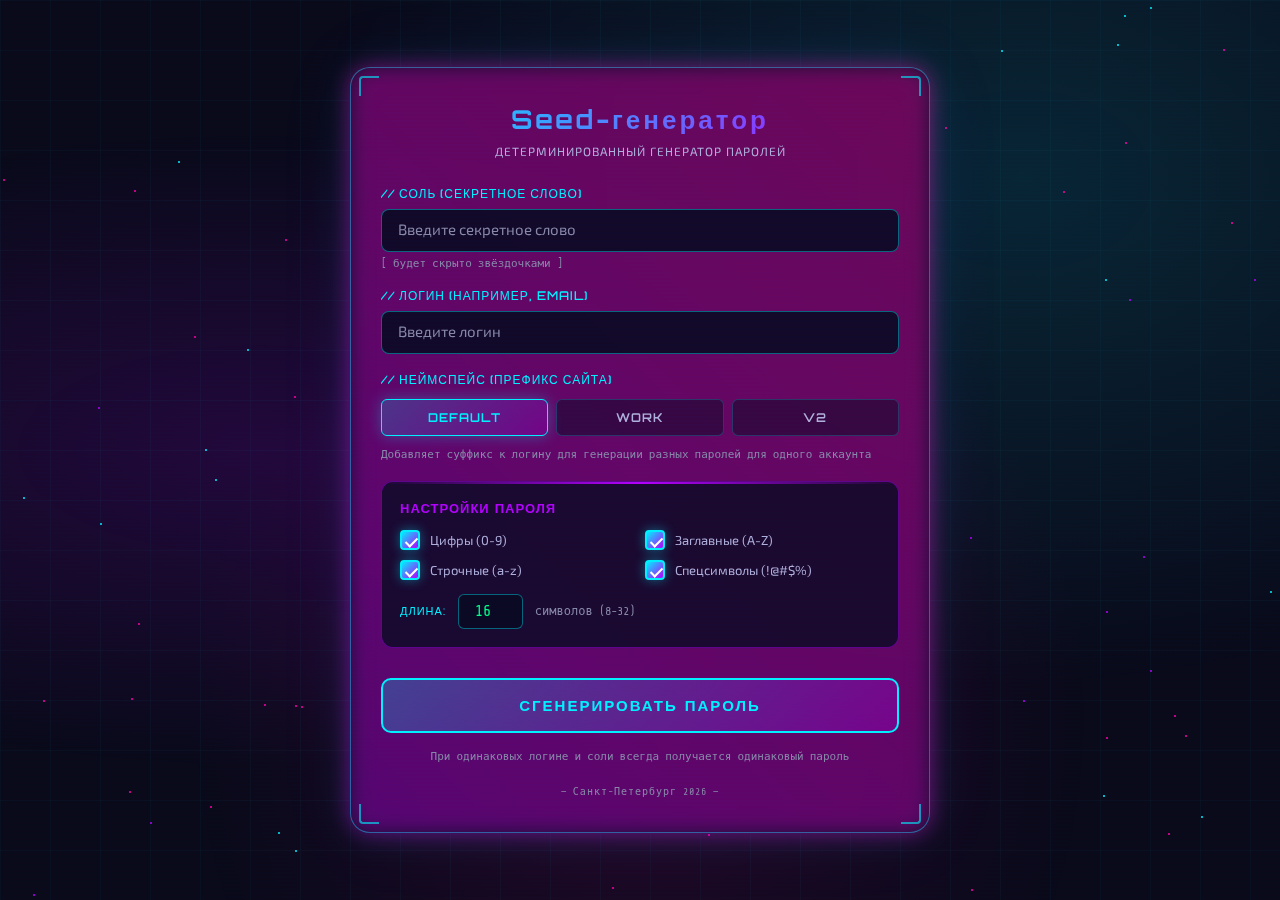
<file: Wallet/PassProject/index.html>
<!DOCTYPE html>
<html lang="ru">
<head>
    <meta charset="UTF-8">
    <meta name="viewport" content="width=device-width, initial-scale=1.0, maximum-scale=1.0, user-scalable=no">
    <meta name="apple-mobile-web-app-capable" content="yes">
    <meta name="apple-mobile-web-app-status-bar-style" content="black-translucent">
    <meta name="apple-mobile-web-app-title" content="NoPass">
    <meta name="mobile-web-app-capable" content="yes">
    <meta name="theme-color" content="#0a0a1a">
    <meta name="description" content="Детерминированный генератор паролей">
    <link rel="manifest" href="./manifest.json">
    <link rel="apple-touch-icon" href="data:image/svg+xml,<svg xmlns='http://www.w3.org/2000/svg' viewBox='0 0 512 512'><rect width='512' height='512' rx='80' fill='%230a0a1a'/><text x='256' y='340' font-size='320' font-family='monospace' font-weight='bold' text-anchor='middle' fill='%2300f0ff'>N</text></svg>">
    <title>Генератор паролей</title>
    <link rel="preconnect" href="https://fonts.googleapis.com">
    <link rel="preconnect" href="https://fonts.gstatic.com" crossorigin>
    <link href="https://fonts.googleapis.com/css2?family=Orbitron:wght@400;500;600;700;800;900&family=Exo+2:wght@300;400;500;600;700&family=Share+Tech+Mono&display=swap" rel="stylesheet">
    <style>
        :root {
            --neon-blue: #00f0ff;
            --neon-purple: #b400ff;
            --neon-pink: #ff00aa;
            --neon-green: #00ff88;
            --neon-orange: #ff6b00;
            --neon-red: #ff0044;
            --bg-dark: #0a0a1a;
            --glass-bg: rgba(10, 10, 35, 0.85);
            --glass-border: rgba(0, 240, 255, 0.5);
            --text-primary: #ffffff;
            --text-secondary: #b0b0dd;
            --text-dim: #8888aa;
        }

        * { margin: 0; padding: 0; box-sizing: border-box; }

        body {
            font-family: 'Exo 2', sans-serif;
            background: var(--bg-dark);
            min-height: 100vh;
            display: flex;
            justify-content: center;
            align-items: center;
            padding: 20px;
            overflow-x: hidden;
            position: relative;
        }

        body::before {
            content: '';
            position: fixed;
            top: 0; left: 0;
            width: 100%; height: 100%;
            background:
                radial-gradient(ellipse at 20% 50%, rgba(180, 0, 255, 0.15) 0%, transparent 50%),
                radial-gradient(ellipse at 80% 20%, rgba(0, 240, 255, 0.12) 0%, transparent 50%),
                radial-gradient(ellipse at 50% 80%, rgba(255, 0, 170, 0.1) 0%, transparent 50%);
            pointer-events: none;
            z-index: 0;
        }

        body::after {
            content: '';
            position: fixed;
            top: 0; left: 0;
            width: 100%; height: 100%;
            background-image:
                linear-gradient(rgba(0, 240, 255, 0.03) 1px, transparent 1px),
                linear-gradient(90deg, rgba(0, 240, 255, 0.03) 1px, transparent 1px);
            background-size: 50px 50px;
            pointer-events: none;
            z-index: 0;
        }

        .stars {
            position: fixed;
            top: 0; left: 0;
            width: 100%; height: 100%;
            pointer-events: none;
            z-index: 0;
            overflow: hidden;
        }

        .star {
            position: absolute;
            width: 2px; height: 2px;
            background: var(--neon-blue);
            border-radius: 50%;
            animation: twinkle var(--dur, 3s) ease-in-out infinite;
            animation-delay: var(--delay, 0s);
        }

        @keyframes twinkle {
            0%, 100% { opacity: 0.2; }
            50% { opacity: 1; }
        }

        .scanline {
            position: fixed;
            top: 0; left: 0;
            width: 100%; height: 100%;
            pointer-events: none;
            z-index: 100;
            background: repeating-linear-gradient(
                0deg,
                transparent,
                transparent 2px,
                rgba(0, 240, 255, 0.008) 2px,
                rgba(0, 240, 255, 0.008) 4px
            );
        }

        .container {
            position: relative;
            z-index: 1;
            max-width: 580px;
            width: 100%;
            background: var(--glass-bg);
            backdrop-filter: blur(24px);
            -webkit-backdrop-filter: blur(24px);
            border: 1px solid var(--glass-border);
            border-radius: 20px;
            padding: 35px 30px;
            box-shadow:
                0 0 40px rgba(0, 240, 255, 0.12),
                0 0 80px rgba(180, 0, 255, 0.08),
                inset 0 0 40px rgba(0, 240, 255, 0.04);
            animation: containerGlow 5s ease-in-out infinite alternate;
        }

        @keyframes containerGlow {
            0% { box-shadow: 0 0 40px rgba(0, 240, 255, 0.12), 0 0 80px rgba(180, 0, 255, 0.08), inset 0 0 40px rgba(0, 240, 255, 0.04); }
            100% { box-shadow: 0 0 50px rgba(0, 240, 255, 0.2), 0 0 100px rgba(180, 0, 255, 0.12), inset 0 0 50px rgba(0, 240, 255, 0.06); }
        }

        .container::before {
            content: '';
            position: absolute;
            top: -2px; left: -2px; right: -2px; bottom: -2px;
            background: linear-gradient(45deg, var(--neon-blue), var(--neon-purple), var(--neon-pink), var(--neon-blue));
            background-size: 400% 400%;
            border-radius: 22px;
            z-index: -1;
            opacity: 0.4;
            animation: borderFlow 10s linear infinite;
            filter: blur(10px);
        }

        @keyframes borderFlow {
            0% { background-position: 0% 50%; }
            50% { background-position: 100% 50%; }
            100% { background-position: 0% 50%; }
        }

        .corner-decor {
            position: absolute;
            width: 20px; height: 20px;
            border-color: var(--neon-blue);
            border-style: solid;
            border-width: 0;
            opacity: 0.6;
        }

        .corner-decor.tl { top: 8px; left: 8px; border-top-width: 2px; border-left-width: 2px; border-radius: 4px 0 0 0; }
        .corner-decor.tr { top: 8px; right: 8px; border-top-width: 2px; border-right-width: 2px; border-radius: 0 4px 0 0; }
        .corner-decor.bl { bottom: 8px; left: 8px; border-bottom-width: 2px; border-left-width: 2px; border-radius: 0 0 0 4px; }
        .corner-decor.br { bottom: 8px; right: 8px; border-bottom-width: 2px; border-right-width: 2px; border-radius: 0 0 4px 0; }

        .header { text-align: center; margin-bottom: 28px; }

        .header h1 {
            font-family: 'Orbitron', sans-serif;
            font-size: 26px;
            font-weight: 700;
            background: linear-gradient(135deg, var(--neon-blue), var(--neon-purple));
            -webkit-background-clip: text;
            -webkit-text-fill-color: transparent;
            background-clip: text;
            margin-bottom: 8px;
            letter-spacing: 3px;
            animation: titlePulse 3s ease-in-out infinite;
        }

        @keyframes titlePulse {
            0%, 100% { filter: drop-shadow(0 0 8px rgba(0, 240, 255, 0.5)); }
            50% { filter: drop-shadow(0 0 16px rgba(0, 240, 255, 0.9)); }
        }

        .header .subtitle {
            color: var(--text-secondary);
            font-size: 12px;
            letter-spacing: 1px;
            text-transform: uppercase;
        }

        .header .tagline {
            color: var(--text-dim);
            font-size: 11px;
            margin-top: 4px;
            font-family: 'Share Tech Mono', monospace;
        }

        .form-group { margin-bottom: 18px; }

        .form-group label {
            display: block;
            font-family: 'Orbitron', sans-serif;
            font-weight: 500;
            color: var(--neon-blue);
            margin-bottom: 8px;
            font-size: 12px;
            letter-spacing: 1px;
            text-transform: uppercase;
        }

        .cyber-input {
            width: 100%;
            padding: 12px 16px;
            background: rgba(10, 10, 35, 0.9);
            border: 1px solid rgba(0, 240, 255, 0.4);
            border-radius: 8px;
            font-family: 'Share Tech Mono', monospace;
            font-size: 15px;
            color: var(--text-primary);
            transition: all 0.3s ease;
            outline: none;
        }

        .cyber-input::placeholder {
            color: var(--text-dim);
            font-family: 'Exo 2', sans-serif;
        }

        .cyber-input:focus {
            border-color: var(--neon-blue);
            box-shadow: 0 0 15px rgba(0, 240, 255, 0.3), inset 0 0 15px rgba(0, 240, 255, 0.05);
            background: rgba(10, 10, 35, 0.9);
        }

        .hint {
            font-size: 11px;
            color: var(--text-dim);
            margin-top: 5px;
            font-family: 'Share Tech Mono', monospace;
        }

        .settings-box {
            background: rgba(10, 10, 35, 0.8);
            border: 1px solid rgba(180, 0, 255, 0.45);
            border-radius: 12px;
            padding: 18px;
            margin: 20px 0;
            position: relative;
            overflow: hidden;
        }

        .settings-box::before {
            content: '';
            position: absolute;
            top: 0; left: 0;
            width: 100%; height: 2px;
            background: linear-gradient(90deg, transparent, var(--neon-purple), transparent);
        }

        .settings-box h3 {
            font-family: 'Orbitron', sans-serif;
            font-size: 13px;
            color: var(--neon-purple);
            margin-bottom: 14px;
            letter-spacing: 1px;
            text-transform: uppercase;
        }

        .checkbox-grid {
            display: grid;
            grid-template-columns: 1fr 1fr;
            gap: 10px;
            margin-bottom: 14px;
        }

        .cyber-checkbox {
            display: flex;
            align-items: center;
            gap: 10px;
            cursor: pointer;
            user-select: none;
        }

        .cyber-checkbox input { display: none; }

        .checkmark {
            width: 20px; height: 20px;
            border: 2px solid rgba(0, 240, 255, 0.6);
            border-radius: 4px;
            transition: all 0.3s ease;
            background: rgba(10, 10, 35, 0.8);
            flex-shrink: 0;
            position: relative;
        }

        .cyber-checkbox:hover .checkmark {
            border-color: var(--neon-blue);
            box-shadow: 0 0 10px rgba(0, 240, 255, 0.2);
        }

        .cyber-checkbox input:checked + .checkmark {
            background: linear-gradient(135deg, var(--neon-blue), var(--neon-purple));
            border-color: var(--neon-blue);
            box-shadow: 0 0 12px rgba(0, 240, 255, 0.4);
        }

        .cyber-checkbox input:checked + .checkmark::after {
            content: '';
            position: absolute;
            top: 3px; left: 6px;
            width: 5px; height: 10px;
            border: solid white;
            border-width: 0 2px 2px 0;
            transform: rotate(45deg);
        }

        .cyber-checkbox .cb-label {
            font-size: 13px;
            color: var(--text-secondary);
            transition: color 0.3s;
        }

        .cyber-checkbox:hover .cb-label { color: var(--text-primary); }

        .length-control {
            display: flex;
            align-items: center;
            gap: 12px;
        }

        .length-control label {
            font-family: 'Orbitron', sans-serif;
            font-size: 11px;
            color: var(--neon-blue);
            letter-spacing: 1px;
            text-transform: uppercase;
            margin-bottom: 0;
        }

        .length-input {
            width: 65px;
            padding: 8px 10px;
            background: rgba(10, 10, 35, 0.9);
            border: 1px solid rgba(0, 240, 255, 0.4);
            border-radius: 6px;
            font-family: 'Share Tech Mono', monospace;
            font-size: 15px;
            color: var(--neon-green);
            text-align: center;
            outline: none;
            transition: all 0.3s;
        }

        .length-input:focus {
            border-color: var(--neon-blue);
            box-shadow: 0 0 12px rgba(0, 240, 255, 0.3);
        }

        .length-control span {
            font-size: 12px;
            color: var(--text-dim);
            font-family: 'Share Tech Mono', monospace;
        }

        .generate-btn {
            width: 100%;
            padding: 16px;
            background: linear-gradient(135deg, rgba(0, 240, 255, 0.25), rgba(180, 0, 255, 0.25));
            color: var(--neon-blue);
            border: 2px solid var(--neon-blue);
            border-radius: 10px;
            font-family: 'Orbitron', sans-serif;
            font-size: 15px;
            font-weight: 700;
            letter-spacing: 2px;
            cursor: pointer;
            transition: all 0.3s ease;
            margin-top: 10px;
            position: relative;
            overflow: hidden;
            text-transform: uppercase;
        }

        .generate-btn::before {
            content: '';
            position: absolute;
            top: 0; left: -100%;
            width: 100%; height: 100%;
            background: linear-gradient(90deg, transparent, rgba(0, 240, 255, 0.2), transparent);
            transition: left 0.5s;
        }

        .generate-btn:hover::before { left: 100%; }

        .generate-btn:hover {
            background: linear-gradient(135deg, rgba(0, 240, 255, 0.25), rgba(180, 0, 255, 0.25));
            box-shadow: 0 0 25px rgba(0, 240, 255, 0.4), 0 0 50px rgba(180, 0, 255, 0.2);
            text-shadow: 0 0 10px var(--neon-blue);
            transform: translateY(-2px);
        }

        .generate-btn:active { transform: translateY(0); }

        .generate-btn:disabled {
            background: rgba(85, 85, 128, 0.5);
            border-color: var(--text-secondary);
            color: var(--text-secondary);
            cursor: not-allowed;
            box-shadow: none;
        }

        .generate-btn:disabled::before { display: none; }

        .info-text {
            text-align: center;
            font-size: 11px;
            color: var(--text-dim);
            margin-top: 15px;
            line-height: 1.7;
            font-family: 'Share Tech Mono', monospace;
        }

        .result-screen { display: none; }
        .result-screen.active { display: block; }
        .input-screen.hidden { display: none; }

        .success-header {
            text-align: center;
            font-family: 'Orbitron', sans-serif;
            color: var(--neon-green);
            font-size: 18px;
            font-weight: 600;
            margin-bottom: 20px;
            letter-spacing: 1px;
            text-shadow: 0 0 15px rgba(0, 255, 136, 0.5);
        }

        .password-display {
            background: rgba(10, 10, 35, 0.95);
            border: 1px solid rgba(0, 255, 136, 0.5);
            border-radius: 12px;
            padding: 20px;
            text-align: center;
            margin-bottom: 18px;
            position: relative;
            overflow: hidden;
        }

        .password-display::before {
            content: '';
            position: absolute;
            top: 0; left: 0;
            width: 100%; height: 2px;
            background: linear-gradient(90deg, transparent, var(--neon-green), transparent);
        }

        .password-display p {
            font-size: 12px;
            color: var(--text-secondary);
            margin-bottom: 10px;
            font-family: 'Orbitron', sans-serif;
            letter-spacing: 1px;
            text-transform: uppercase;
        }

        .password-value {
            font-family: 'Share Tech Mono', monospace;
            font-size: 22px;
            font-weight: 700;
            color: var(--neon-green);
            word-break: break-all;
            user-select: all;
            text-shadow: 0 0 10px rgba(0, 255, 136, 0.5);
            letter-spacing: 2px;
        }

        .copy-btn {
            width: 100%;
            padding: 14px;
            background: linear-gradient(135deg, rgba(0, 240, 255, 0.2), rgba(0, 240, 255, 0.1));
            color: var(--neon-blue);
            border: 2px solid rgba(0, 240, 255, 0.6);
            border-radius: 8px;
            font-family: 'Orbitron', sans-serif;
            font-size: 13px;
            font-weight: 600;
            letter-spacing: 1px;
            cursor: pointer;
            transition: all 0.3s;
            margin-bottom: 18px;
            text-transform: uppercase;
        }

        .copy-btn:hover {
            background: linear-gradient(135deg, rgba(0, 240, 255, 0.2), rgba(0, 240, 255, 0.1));
            box-shadow: 0 0 20px rgba(0, 240, 255, 0.3);
            text-shadow: 0 0 8px var(--neon-blue);
        }

        .analysis-box {
            background: rgba(10, 10, 35, 0.8);
            border: 1px solid rgba(180, 0, 255, 0.45);
            border-radius: 12px;
            padding: 18px;
            margin-bottom: 18px;
        }

        .analysis-box h3 {
            font-family: 'Orbitron', sans-serif;
            font-size: 13px;
            color: var(--neon-purple);
            margin-bottom: 12px;
            letter-spacing: 1px;
            text-transform: uppercase;
        }

        .strength-row {
            display: flex;
            align-items: center;
            gap: 10px;
            margin-bottom: 12px;
        }

        .strength-label {
            font-size: 13px;
            color: var(--text-secondary);
            font-family: 'Orbitron', sans-serif;
            letter-spacing: 1px;
        }

        .strength-value {
            font-size: 13px;
            font-weight: 700;
            font-family: 'Share Tech Mono', monospace;
        }

        .details-grid {
            display: grid;
            grid-template-columns: 1fr 1fr;
            gap: 6px;
            margin-bottom: 12px;
        }

        .detail-item {
            font-size: 11px;
            color: var(--text-secondary);
            font-family: 'Share Tech Mono', monospace;
        }

        .stats-text {
            font-size: 11px;
            color: var(--text-secondary);
            line-height: 1.7;
            font-family: 'Share Tech Mono', monospace;
        }

        .action-buttons {
            display: flex;
            gap: 12px;
        }

        .action-btn {
            flex: 1;
            padding: 13px;
            border: 1px solid;
            border-radius: 8px;
            font-family: 'Orbitron', sans-serif;
            font-size: 12px;
            font-weight: 600;
            letter-spacing: 1px;
            cursor: pointer;
            transition: all 0.3s;
            text-transform: uppercase;
        }

        .new-btn {
            background: rgba(255, 107, 0, 0.2);
            border-color: var(--neon-orange);
            color: var(--neon-orange);
        }

        .new-btn:hover {
            background: rgba(255, 107, 0, 0.2);
            box-shadow: 0 0 20px rgba(255, 107, 0, 0.3);
            text-shadow: 0 0 8px var(--neon-orange);
        }

        .close-btn {
            background: rgba(255, 0, 68, 0.2);
            border-color: var(--neon-red);
            color: var(--neon-red);
        }

        .close-btn:hover {
            background: rgba(255, 0, 68, 0.2);
            box-shadow: 0 0 20px rgba(255, 0, 68, 0.3);
            text-shadow: 0 0 8px var(--neon-red);
        }

        .toast {
            position: fixed;
            bottom: 30px;
            left: 50%;
            transform: translateX(-50%);
            background: linear-gradient(135deg, rgba(0, 255, 136, 0.2), rgba(0, 240, 255, 0.15));
            backdrop-filter: blur(15px);
            -webkit-backdrop-filter: blur(15px);
            color: var(--neon-green);
            padding: 14px 28px;
            border-radius: 10px;
            font-size: 13px;
            font-weight: 600;
            font-family: 'Orbitron', sans-serif;
            letter-spacing: 1px;
            opacity: 0;
            transition: opacity 0.3s;
            pointer-events: none;
            z-index: 1000;
            border: 1px solid rgba(0, 255, 136, 0.4);
            box-shadow: 0 0 25px rgba(0, 255, 136, 0.3);
        }

        .toast.show { opacity: 1; }

        .install-banner {
            display: none;
            position: fixed;
            bottom: 0;
            left: 0;
            right: 0;
            z-index: 2000;
            padding: 12px 16px;
            background: rgba(10, 10, 35, 0.95);
            backdrop-filter: blur(20px);
            -webkit-backdrop-filter: blur(20px);
            border-top: 1px solid rgba(0, 240, 255, 0.3);
            box-shadow: 0 -5px 30px rgba(0, 240, 255, 0.15);
        }

        .install-banner-content {
            display: flex;
            align-items: center;
            gap: 12px;
            max-width: 580px;
            margin: 0 auto;
        }

        .install-banner-content span {
            flex: 1;
            font-family: 'Exo 2', sans-serif;
            font-size: 14px;
            color: var(--text-primary);
        }

        .install-banner-btn {
            padding: 8px 20px;
            background: linear-gradient(135deg, rgba(0, 240, 255, 0.2), rgba(180, 0, 255, 0.2));
            border: 1px solid var(--neon-blue);
            border-radius: 6px;
            color: var(--neon-blue);
            font-family: 'Orbitron', sans-serif;
            font-size: 11px;
            font-weight: 600;
            letter-spacing: 1px;
            cursor: pointer;
            transition: all 0.3s;
            text-transform: uppercase;
        }

        .install-banner-btn:hover {
            box-shadow: 0 0 15px rgba(0, 240, 255, 0.4);
            text-shadow: 0 0 8px var(--neon-blue);
        }

        .install-banner-close {
            width: 28px;
            height: 28px;
            background: none;
            border: 1px solid rgba(255, 255, 255, 0.15);
            border-radius: 4px;
            color: var(--text-dim);
            font-size: 18px;
            cursor: pointer;
            display: flex;
            align-items: center;
            justify-content: center;
            transition: all 0.3s;
        }

        .install-banner-close:hover {
            border-color: var(--neon-red);
            color: var(--neon-red);
        }

        .error-msg {
            color: var(--neon-red);
            font-size: 12px;
            margin-top: 6px;
            display: none;
            font-family: 'Share Tech Mono', monospace;
            text-shadow: 0 0 8px rgba(255, 0, 68, 0.4);
        }

        .error-msg.visible { display: block; }

        .footer {
            text-align: center;
            margin-top: 20px;
            font-size: 10px;
            color: var(--text-dim);
            font-family: 'Share Tech Mono', monospace;
            letter-spacing: 1px;
        }

        .footer a {
            color: var(--neon-blue);
            text-decoration: none;
            transition: all 0.3s;
        }

        .footer a:hover { text-shadow: 0 0 8px var(--neon-blue); }

        .namespace-toggle {
            display: flex;
            gap: 8px;
            margin: 12px 0;
        }

        .namespace-btn {
            flex: 1;
            padding: 10px;
            background: rgba(10, 10, 35, 0.5);
            border: 1px solid rgba(0, 240, 255, 0.2);
            border-radius: 6px;
            font-family: 'Orbitron', sans-serif;
            font-size: 12px;
            font-weight: 600;
            color: var(--text-secondary);
            letter-spacing: 1px;
            cursor: pointer;
            transition: all 0.3s ease;
            text-transform: uppercase;
            position: relative;
            overflow: hidden;
        }

        .namespace-btn:hover {
            background: rgba(10, 10, 35, 0.7);
            border-color: rgba(0, 240, 255, 0.4);
            color: var(--text-primary);
        }

        .namespace-btn.active {
            background: linear-gradient(135deg, rgba(0, 240, 255, 0.2), rgba(180, 0, 255, 0.2));
            border-color: var(--neon-blue);
            color: var(--neon-blue);
            box-shadow: 0 0 15px rgba(0, 240, 255, 0.3);
        }

        .namespace-btn.active::before {
            content: '';
            position: absolute;
            top: 0; left: -100%;
            width: 100%; height: 100%;
            background: linear-gradient(90deg, transparent, rgba(0, 240, 255, 0.3), transparent);
            transition: left 0.5s;
        }

        .namespace-btn.active:hover::before { left: 100%; }

        #matrixCanvas {
            position: fixed;
            top: 0; left: 0;
            width: 100%; height: 100%;
            z-index: 9999;
            display: none;
            pointer-events: none;
            background: #000;
        }

        #matrixCanvas.active {
            display: block;
            pointer-events: all;
        }

        @media (max-width: 600px) {
            .container { padding: 25px 18px; }
            .header h1 { font-size: 20px; letter-spacing: 2px; }
            .checkbox-grid { grid-template-columns: 1fr; }
            .password-value { font-size: 18px; }
            .action-buttons { flex-direction: column; }
        }
        
        #offlineBanner {
            position: fixed;
            top: 0; left: 0;
            width: 100%;
            background: linear-gradient(135deg, #ff0044, #ff0044);
            color: white;
            text-align: center;
            padding: 12px;
            font-family: 'Orbitron', sans-serif;
            font-weight: bold;
            letter-spacing: 1px;
            z-index: 10000;
            display: none;
            box-shadow: 0 0 20px rgba(255, 0, 68, 0.5);
            animation: pulse 2s infinite;
        }
        
        @keyframes pulse {
            0% { opacity: 0.9; }
            50% { opacity: 1; }
            100% { opacity: 0.9; }
        }
        
        #offlineBanner.show { display: block; }
    </style>
</head>
<body>
    <div class="stars" id="stars"></div>
    <div class="scanline"></div>
    <canvas id="matrixCanvas"></canvas>

    <div class="container">
        <div class="corner-decor tl"></div>
        <div class="corner-decor tr"></div>
        <div class="corner-decor bl"></div>
        <div class="corner-decor br"></div>

        <div class="input-screen" id="inputScreen">
            <div class="header">
                <h1>Seed-генератор</h1>
                <p class="subtitle">Детерминированный генератор паролей</p>
                
            </div>

            <div class="form-group">
                <label for="salt">// Соль (секретное слово)</label>
                <input type="password" id="salt" class="cyber-input" placeholder="Введите секретное слово">
                <p class="hint">[ будет скрыто звёздочками ]</p>
                <p class="error-msg" id="saltError">[Ошибка] Пожалуйста, введите соль</p>
            </div>

            <div class="form-group">
                <label for="login">// Логин (например, email)</label>
                <input type="text" id="login" class="cyber-input" placeholder="Введите логин">
                <p class="error-msg" id="loginError">[Ошибка] Пожалуйста, введите логин</p>
            </div>

            <div class="form-group">
                <label>// Неймспейс (префикс сайта)</label>
                <div class="namespace-toggle">
                    <button class="namespace-btn active" data-suffix="">Default</button>
                    <button class="namespace-btn" data-suffix="_work">Work</button>
                    <button class="namespace-btn" data-suffix="_v2">v2</button>
                </div>
                <p class="hint">Добавляет суффикс к логину для генерации разных паролей для одного аккаунта</p>
            </div>

            <div class="settings-box">
                <h3>Настройки пароля</h3>
                <div class="checkbox-grid">
                    <label class="cyber-checkbox">
                        <input type="checkbox" id="digits" checked>
                        <span class="checkmark"></span>
                        <span class="cb-label">Цифры (0-9)</span>
                    </label>
                    <label class="cyber-checkbox">
                        <input type="checkbox" id="uppercase" checked>
                        <span class="checkmark"></span>
                        <span class="cb-label">Заглавные (A-Z)</span>
                    </label>
                    <label class="cyber-checkbox">
                        <input type="checkbox" id="lowercase" checked>
                        <span class="checkmark"></span>
                        <span class="cb-label">Строчные (a-z)</span>
                    </label>
                    <label class="cyber-checkbox">
                        <input type="checkbox" id="symbols" checked>
                        <span class="checkmark"></span>
                        <span class="cb-label">Спецсимволы (!@#$%)</span>
                    </label>
                </div>
                <div class="length-control">
                    <label>Длина:</label>
                    <input type="number" id="length" class="length-input" min="8" max="32" value="16">
                    <span>символов (8-32)</span>
                </div>
                <p class="error-msg" id="settingsError">[Ошибка] Выберите хотя бы один тип символов</p>
                <p class="error-msg" id="lengthError">[Ошибка] Длина пароля должна быть от 8 до 32</p>
            </div>

            <button class="generate-btn" id="generateBtn" onclick="generatePassword()">Сгенерировать пароль</button>

            <p class="info-text">
                При одинаковых логине и соли всегда получается одинаковый пароль<br>                
            </p>
        </div>

        <div class="result-screen" id="resultScreen">
            <div class="success-header">Пароль успешно сгенерирован</div>

            <div class="password-display">
                <p>Ваш пароль</p>
                <div class="password-value" id="passwordValue"></div>
            </div>

            <button class="copy-btn" onclick="copyToClipboard()">Копировать пароль</button>

            <div class="analysis-box">
                <h3>Анализ пароля</h3>
                <div class="strength-row">
                    <span class="strength-label">Сложность:</span>
                    <span class="strength-value" id="strengthValue"></span>
                </div>
                <div class="details-grid" id="detailsGrid"></div>
                <p class="stats-text" id="statsText"></p>
            </div>

            <div class="action-buttons">
                <button class="action-btn new-btn" onclick="resetApp()">Новый пароль</button>
                <button class="action-btn close-btn" onclick="closeApp()">Закрыть</button>
            </div>

            <p class="info-text">При тех же логине и соли пароль будет таким же</p>
        </div>

        <div class="footer">
           — Санкт-Петербург 2026 —
        </div>
    </div>

    <div class="toast" id="toast">Пароль скопирован в буфер обмена</div>

    <div class="install-banner" id="installBanner">
        <div class="install-banner-content">
            <span>Установить NoPass на устройство</span>
            <button class="install-banner-btn" id="installBtn">Установить</button>
            <button class="install-banner-close" onclick="document.getElementById('installBanner').style.display='none'">×</button>
        </div>
    </div>

    <script>
        (function() {
            const starsContainer = document.getElementById('stars');
            for (let i = 0; i < 80; i++) {
                const star = document.createElement('div');
                star.className = 'star';
                star.style.left = Math.random() * 100 + '%';
                star.style.top = Math.random() * 100 + '%';
                star.style.setProperty('--dur', (2 + Math.random() * 4) + 's');
                star.style.setProperty('--delay', (Math.random() * 3) + 's');
                if (Math.random() > 0.7) {
                    star.style.background = '#b400ff';
                } else if (Math.random() > 0.5) {
                    star.style.background = '#ff00aa';
                }
                starsContainer.appendChild(star);
            }
        })();

        const charsets = {
            digits: '0123456789',
            uppercase: 'ABCDEFGHIJKLMNOPQRSTUVWXYZ',
            lowercase: 'abcdefghijklmnopqrstuvwxyz',
            symbols: '!@#$%^&*()-+'
        };

        async function pbkdf2(password, salt, iterations, keyLength) {
            const enc = new TextEncoder();
            const keyMaterial = await crypto.subtle.importKey(
                'raw',
                enc.encode(password),
                'PBKDF2',
                false,
                ['deriveBits']
            );

            const derivedBits = await crypto.subtle.deriveBits(
                {
                    name: 'PBKDF2',
                    salt: enc.encode(salt),
                    iterations: iterations,
                    hash: 'SHA-256'
                },
                keyMaterial,
                keyLength * 8
            );

            return new Uint8Array(derivedBits);
        }

        function getAvailableCharsets(config) {
            const cs = [];
            if (config.useDigits) cs.push(charsets.digits);
            if (config.useUppercase) cs.push(charsets.uppercase);
            if (config.useLowercase) cs.push(charsets.lowercase);
            if (config.useSymbols) cs.push(charsets.symbols);

            if (cs.length === 0) {
                cs.push(charsets.digits, charsets.uppercase, charsets.lowercase, charsets.symbols);
            }
            return cs;
        }

        function mapToCharset(keyStr, config) {
            const cs = getAvailableCharsets(config);
            let keyDigits = [];
            for (const ch of keyStr) {
                if (ch >= '0' && ch <= '9') {
                    keyDigits.push(parseInt(ch));
                }
            }

            while (keyDigits.length < config.length) {
                const hash = md5(keyStr);
                for (const ch of hash) {
                    if (ch >= '0' && ch <= '9') {
                        keyDigits.push(parseInt(ch));
                    } else if (ch >= 'a' && ch <= 'f') {
                        keyDigits.push(parseInt(ch, 16));
                    }
                }
                keyStr = hash;
            }

            let password = '';
            for (let i = 0; i < config.length; i++) {
                const charset = cs[i % cs.length];
                const idx = keyDigits[i % keyDigits.length] % charset.length;
                password += charset[idx];
            }
            return password;
        }

        function md5(str) {
            function md5cycle(x, k) {
                var a = x[0], b = x[1], c = x[2], d = x[3];
                a = ff(a, b, c, d, k[0], 7, -680876936); d = ff(d, a, b, c, k[1], 12, -389564586);
                c = ff(c, d, a, b, k[2], 17, 606105819); b = ff(b, c, d, a, k[3], 22, -1044525330);
                a = ff(a, b, c, d, k[4], 7, -176418897); d = ff(d, a, b, c, k[5], 12, 1200080426);
                c = ff(c, d, a, b, k[6], 17, -1473231341); b = ff(b, c, d, a, k[7], 22, -45705983);
                a = ff(a, b, c, d, k[8], 7, 1770035416); d = ff(d, a, b, c, k[9], 12, -1958414417);
                c = ff(c, d, a, b, k[10], 17, -42063); b = ff(b, c, d, a, k[11], 22, -1990404162);
                a = ff(a, b, c, d, k[12], 7, 1804603682); d = ff(d, a, b, c, k[13], 12, -40341101);
                c = ff(c, d, a, b, k[14], 17, -1502002290); b = ff(b, c, d, a, k[15], 22, 1236535329);
                a = gg(a, b, c, d, k[1], 5, -165796510); d = gg(d, a, b, c, k[6], 9, -1069501632);
                c = gg(c, d, a, b, k[11], 14, 643717713); b = gg(b, c, d, a, k[0], 20, -373897302);
                a = gg(a, b, c, d, k[5], 5, -701558691); d = gg(d, a, b, c, k[10], 9, 38016083);
                c = gg(c, d, a, b, k[15], 14, -660478335); b = gg(b, c, d, a, k[4], 20, -405537848);
                a = gg(a, b, c, d, k[9], 5, 568446438); d = gg(d, a, b, c, k[14], 9, -1019803690);
                c = gg(c, d, a, b, k[3], 14, -187363961); b = gg(b, c, d, a, k[8], 20, 1163531501);
                a = gg(a, b, c, d, k[13], 5, -1444681467); d = gg(d, a, b, c, k[2], 9, -51403784);
                c = gg(c, d, a, b, k[7], 14, 1735328473); b = gg(b, c, d, a, k[12], 20, -1926607734);
                a = hh(a, b, c, d, k[5], 4, -378558); d = hh(d, a, b, c, k[8], 11, -2022574463);
                c = hh(c, d, a, b, k[11], 16, 1839030562); b = hh(b, c, d, a, k[14], 23, -35309556);
                a = hh(a, b, c, d, k[1], 4, -1530992060); d = hh(d, a, b, c, k[4], 11, 1272893353);
                c = hh(c, d, a, b, k[7], 16, -155497632); b = hh(b, c, d, a, k[10], 23, -1094730640);
                a = hh(a, b, c, d, k[13], 4, 681279174); d = hh(d, a, b, c, k[0], 11, -358537222);
                c = hh(c, d, a, b, k[3], 16, -722521979); b = hh(b, c, d, a, k[6], 23, 76029189);
                a = hh(a, b, c, d, k[9], 4, -640364487); d = hh(d, a, b, c, k[12], 11, -421815835);
                c = hh(c, d, a, b, k[15], 16, 530742520); b = hh(b, c, d, a, k[2], 23, -995338651);
                a = ii(a, b, c, d, k[0], 6, -198630844); d = ii(d, a, b, c, k[7], 10, 1126891415);
                c = ii(c, d, a, b, k[14], 15, -1416354905); b = ii(b, c, d, a, k[5], 21, -57434055);
                a = ii(a, b, c, d, k[12], 6, 1700485571); d = ii(d, a, b, c, k[3], 10, -1894986606);
                c = ii(c, d, a, b, k[10], 15, -1051523); b = ii(b, c, d, a, k[1], 21, -2054922799);
                a = ii(a, b, c, d, k[8], 6, 1873313359); d = ii(d, a, b, c, k[15], 10, -30611744);
                c = ii(c, d, a, b, k[6], 15, -1560198380); b = ii(b, c, d, a, k[13], 21, 1309151649);
                a = ii(a, b, c, d, k[4], 6, -145523070); d = ii(d, a, b, c, k[11], 10, -1120210379);
                c = ii(c, d, a, b, k[2], 15, 718787259); b = ii(b, c, d, a, k[9], 21, -343485551);
                x[0] = add32(a, x[0]); x[1] = add32(b, x[1]); x[2] = add32(c, x[2]); x[3] = add32(d, x[3]);
            }
            function cmn(q, a, b, x, s, t) { a = add32(add32(a, q), add32(x, t)); return add32((a << s) | (a >>> (32 - s)), b); }
            function ff(a, b, c, d, x, s, t) { return cmn((b & c) | ((~b) & d), a, b, x, s, t); }
            function gg(a, b, c, d, x, s, t) { return cmn((b & d) | (c & (~d)), a, b, x, s, t); }
            function hh(a, b, c, d, x, s, t) { return cmn(b ^ c ^ d, a, b, x, s, t); }
            function ii(a, b, c, d, x, s, t) { return cmn(c ^ (b | (~d)), a, b, x, s, t); }
            function md51(s) {
                var n = s.length, state = [1732584193, -271733879, -1732584194, 271733878], i;
                for (i = 64; i <= s.length; i += 64) { md5cycle(state, md5blk(s.substring(i - 64, i))); }
                s = s.substring(i - 64); var tail = [0,0,0,0,0,0,0,0,0,0,0,0,0,0,0,0];
                for (i = 0; i < s.length; i++) tail[i >> 2] |= s.charCodeAt(i) << ((i % 4) << 3);
                tail[i >> 2] |= 0x80 << ((i % 4) << 3); if (i > 55) { md5cycle(state, tail); for (i = 0; i < 16; i++) tail[i] = 0; }
                tail[14] = n * 8; md5cycle(state, tail); return state;
            }
            function md5blk(s) {
                var md5blks = [], i;
                for (i = 0; i < 64; i += 4) { md5blks[i >> 2] = s.charCodeAt(i) + (s.charCodeAt(i + 1) << 8) + (s.charCodeAt(i + 2) << 16) + (s.charCodeAt(i + 3) << 24); }
                return md5blks;
            }
            var hex_chr = '0123456789abcdef'.split('');
            function rhex(n) { var s = '', j = 0; for (; j < 4; j++) s += hex_chr[(n >> (j * 8 + 4)) & 0x0F] + hex_chr[(n >> (j * 8)) & 0x0F]; return s; }
            function hex(x) { for (var i = 0; i < x.length; i++) x[i] = rhex(x[i]); return x.join(''); }
            function add32(a, b) { return (a + b) & 0xFFFFFFFF; }
            return hex(md51(str));
        }

        async function generateKey(login, salt, config) {
            if (!login || !salt) {
                throw new Error("Логин и соль не могут быть пустыми");
            }
            return await pbkdf2(login, salt, config.iterations, config.keyLength);
        }

        async function createPassword(login, salt, config) {
            const key = await generateKey(login, salt, config);
            const keyInt = BigInt('0x' + Array.from(key).map(b => b.toString(16).padStart(2, '0')).join(''));
            const keyStr = keyInt.toString();
            return mapToCharset(keyStr, config);
        }

        function checkPasswordStrength(password) {
            let score = 0;
            const details = [];

            if (password.length >= 16) {
                score += 2;
                details.push("Отличная длина (16+)");
            } else if (password.length >= 12) {
                score += 1;
                details.push("Хорошая длина (12-15)");
            } else {
                details.push("Минимальная длина (8-11)");
            }

            const hasLower = /[a-z]/.test(password);
            const hasUpper = /[A-Z]/.test(password);
            const hasDigit = /[0-9]/.test(password);
            const hasSymbol = /[!@#$%^&*()\-+]/.test(password);

            if (hasLower) { score++; details.push("Есть строчные буквы"); }
            else { details.push("Нет строчных букв"); }

            if (hasUpper) { score++; details.push("Есть заглавные буквы"); }
            else { details.push("Нет заглавных букв"); }

            if (hasDigit) { score++; details.push("Есть цифры"); }
            else { details.push("Нет цифр"); }

            if (hasSymbol) { score += 2; details.push("Есть спецсимволы"); }
            else { details.push("Нет спецсимволов"); }

            const uniqueRatio = new Set(password).size / password.length;
            if (uniqueRatio < 0.7) {
                details.push("Много повторений");
            }

            let strengthText, strengthColor;
            if (score >= 6) {
                strengthText = "ОЧЕНЬ СИЛЬНЫЙ";
                strengthColor = "#00ff88";
            } else if (score >= 5) {
                strengthText = "СИЛЬНЫЙ";
                strengthColor = "#00f0ff";
            } else if (score >= 4) {
                strengthText = "ХОРОШИЙ";
                strengthColor = "#ff6b00";
            } else if (score >= 3) {
                strengthText = "СРЕДНИЙ";
                strengthColor = "#e67e22";
            } else {
                strengthText = "СЛАБЫЙ";
                strengthColor = "#ff0044";
            }

            return { strengthText, strengthColor, details };
        }

        async function generatePassword() {
            const salt = document.getElementById('salt').value.trim();
            const login = document.getElementById('login').value.trim();
            const length = parseInt(document.getElementById('length').value);
            const useDigits = document.getElementById('digits').checked;
            const useUppercase = document.getElementById('uppercase').checked;
            const useLowercase = document.getElementById('lowercase').checked;
            const useSymbols = document.getElementById('symbols').checked;
            
            // Get active namespace suffix
            const activeBtn = document.querySelector('.namespace-btn.active');
            const namespaceSuffix = activeBtn ? activeBtn.dataset.suffix : '';
            const namespacedLogin = login + namespaceSuffix;

            let hasError = false;

            document.getElementById('saltError').classList.remove('visible');
            document.getElementById('loginError').classList.remove('visible');
            document.getElementById('settingsError').classList.remove('visible');
            document.getElementById('lengthError').classList.remove('visible');

            if (!salt) {
                document.getElementById('saltError').classList.add('visible');
                hasError = true;
            }
            if (!login) {
                document.getElementById('loginError').classList.add('visible');
                hasError = true;
            }
            if (!useDigits && !useUppercase && !useLowercase && !useSymbols) {
                document.getElementById('settingsError').classList.add('visible');
                hasError = true;
            }
            if (length < 8 || length > 32 || isNaN(length)) {
                document.getElementById('lengthError').classList.add('visible');
                hasError = true;
            }

            if (hasError) return;

            const btn = document.getElementById('generateBtn');
            btn.disabled = true;
            btn.textContent = 'Генерация...';

            try {
                const config = {
                    length,
                    useDigits,
                    useUppercase,
                    useLowercase,
                    useSymbols,
                    iterations: 100000,
                    keyLength: 16
                };

                const password = await createPassword(namespacedLogin, salt, config);
                showResult(password);
            } catch (e) {
                alert('Не удалось сгенерировать пароль:\n' + e.message);
            } finally {
                btn.disabled = false;
                btn.textContent = 'Сгенерировать пароль';
            }
        }

        function showResult(password) {
            document.getElementById('inputScreen').classList.add('hidden');
            document.getElementById('resultScreen').classList.add('active');

            document.getElementById('passwordValue').textContent = password;

            const { strengthText, strengthColor, details } = checkPasswordStrength(password);
            const strengthEl = document.getElementById('strengthValue');
            strengthEl.textContent = strengthText;
            strengthEl.style.color = strengthColor;
            strengthEl.style.textShadow = '0 0 10px ' + strengthColor;

            const detailsGrid = document.getElementById('detailsGrid');
            detailsGrid.innerHTML = '';
            for (const detail of details) {
                const div = document.createElement('div');
                div.className = 'detail-item';
                div.textContent = detail;
                detailsGrid.appendChild(div);
            }

            const digitCount = (password.match(/[0-9]/g) || []).length;
            const upperCount = (password.match(/[A-Z]/g) || []).length;
            const lowerCount = (password.match(/[a-z]/g) || []).length;
            const symbolCount = (password.match(/[!@#$%^&*()\-+]/g) || []).length;
            const totalChars = password.length;
            const uniqueChars = new Set(password).size;

            document.getElementById('statsText').textContent =
                'Длина: ' + totalChars + ' | Цифр: ' + digitCount + ' | Заглавных: ' + upperCount + ' | Строчных: ' + lowerCount + ' | Спецсимволов: ' + symbolCount + ' | Уникальных: ' + uniqueChars;
        }

        function copyToClipboard() {
            const password = document.getElementById('passwordValue').textContent;
            navigator.clipboard.writeText(password).then(() => {
                showToast();
            }).catch(() => {
                const textarea = document.createElement('textarea');
                textarea.value = password;
                document.body.appendChild(textarea);
                textarea.select();
                document.execCommand('copy');
                document.body.removeChild(textarea);
                showToast();
            });
        }

        function showToast() {
            const toast = document.getElementById('toast');
            toast.classList.add('show');
            setTimeout(() => toast.classList.remove('show'), 2000);
        }

        function resetApp() {
            document.getElementById('inputScreen').classList.remove('hidden');
            document.getElementById('resultScreen').classList.remove('active');
            document.getElementById('salt').value = '';
            document.getElementById('login').value = '';
            document.getElementById('salt').focus();
        }

        function closeApp() {
            document.getElementById('inputScreen').classList.remove('hidden');
            document.getElementById('resultScreen').classList.remove('active');
        }

        document.getElementById('salt').addEventListener('keydown', (e) => {
            if (e.key === 'Enter') document.getElementById('login').focus();
        });

        document.getElementById('login').addEventListener('keydown', (e) => {
            if (e.key === 'Enter') generatePassword();
        });

        // Namespace button event listeners
        document.querySelectorAll('.namespace-btn').forEach(button => {
            button.addEventListener('click', () => {
                // Remove active class from all buttons
                document.querySelectorAll('.namespace-btn').forEach(btn => {
                    btn.classList.remove('active');
                });
                // Add active class to clicked button
                button.classList.add('active');
            });
        });

        if ('serviceWorker' in navigator) {
            window.addEventListener('load', () => {
                navigator.serviceWorker.register('./sw.js', { scope: './' })
                .then(registration => {
                    // Set up communication with service worker for offline detection
                    const setupOfflineListener = () => {
                        // Check initial offline status
                        navigator.serviceWorker.controller.postMessage({
                            type: 'OFFLINE_STATUS_REQUEST'
                        });
                        
                        // Listen for offline status changes from service worker
                        navigator.serviceWorker.addEventListener('message', event => {
                            if (event.data && event.data.type === 'OFFLINE_STATUS_CHANGE') {
                                const offlineBanner = document.getElementById('offlineBanner');
                                if (event.data.offline) {
                                    offlineBanner.classList.add('show');
                                } else {
                                    offlineBanner.classList.remove('show');
                                }
                            }
                        });
                        
                        // Also listen for direct offline status responses
                        navigator.serviceWorker.controller.postMessage({
                            type: 'OFFLINE_STATUS_REQUEST'
                        });
                    };
                    
                    // Wait for service worker to be active
                    if (registration.active) {
                        setupOfflineListener();
                    } else {
                        registration.addEventListener('updatefound', () => {
                            const newWorker = registration.installing;
                            newWorker.addEventListener('statechange', () => {
                                if (newWorker.state === 'activated') {
                                    setupOfflineListener();
                                }
                            });
                        });
                    }
                });
            });
        }

        let deferredPrompt;
        const installBanner = document.getElementById('installBanner');
        const installBtn = document.getElementById('installBtn');

        window.addEventListener('beforeinstallprompt', (e) => {
            e.preventDefault();
            deferredPrompt = e;
            if (installBanner) installBanner.style.display = 'flex';
        });

        if (installBtn) {
            installBtn.addEventListener('click', async () => {
                if (!deferredPrompt) return;
                deferredPrompt.prompt();
                const result = await deferredPrompt.userChoice;
                if (result.outcome === 'accepted') {
                    if (installBanner) installBanner.style.display = 'none';
                }
                deferredPrompt = null;
            });
        }

        window.addEventListener('appinstalled', () => {
            if (installBanner) installBanner.style.display = 'none';
            deferredPrompt = null;
        });

        (function() {
            const canvas = document.getElementById('matrixCanvas');
            const ctx = canvas.getContext('2d');
            let animationId = null;
            let columns = 0;
            let drops = [];
            const fontSize = 16;
            const chars = 'アイウエオカキクケコサシスセソタチツテトナニヌネノハヒフヘホマミムメモヤユヨラリルレロワヲン0123456789ABCDEFGHIJKLMNOPQRSTUVWXYZ';
            let idleTimer = null;
            const IDLE_TIMEOUT = 30000;

            function resizeCanvas() {
                canvas.width = window.innerWidth;
                canvas.height = window.innerHeight;
                columns = Math.floor(canvas.width / fontSize);
                drops = [];
                for (let i = 0; i < columns; i++) {
                    drops[i] = Math.random() * -100;
                }
            }

            function drawMatrix() {
                ctx.fillStyle = 'rgba(0, 0, 0, 0.05)';
                ctx.fillRect(0, 0, canvas.width, canvas.height);
                ctx.fillStyle = '#0F0';
                ctx.font = fontSize + 'px monospace';

                for (let i = 0; i < drops.length; i++) {
                    const text = chars[Math.floor(Math.random() * chars.length)];
                    const x = i * fontSize;
                    const y = drops[i] * fontSize;

                    if (Math.random() > 0.98) {
                        ctx.fillStyle = '#FFF';
                    } else if (Math.random() > 0.9) {
                        ctx.fillStyle = '#0F0';
                    } else {
                        ctx.fillStyle = 'rgba(0, 255, 0, ' + (0.3 + Math.random() * 0.7) + ')';
                    }

                    ctx.fillText(text, x, y);

                    if (y > canvas.height && Math.random() > 0.975) {
                        drops[i] = 0;
                    }
                    drops[i]++;
                }
                animationId = requestAnimationFrame(drawMatrix);
            }

            function startMatrix() {
                if (animationId) return;
                canvas.classList.add('active');
                resizeCanvas();
                ctx.fillStyle = '#000';
                ctx.fillRect(0, 0, canvas.width, canvas.height);
                drawMatrix();
            }

            function stopMatrix() {
                if (animationId) {
                    cancelAnimationFrame(animationId);
                    animationId = null;
                }
                canvas.classList.remove('active');
            }

            function resetIdleTimer() {
                stopMatrix();
                clearTimeout(idleTimer);
                idleTimer = setTimeout(startMatrix, IDLE_TIMEOUT);
            }

            ['mousedown', 'mousemove', 'keydown', 'touchstart', 'scroll', 'click'].forEach(function(evt) {
                document.addEventListener(evt, resetIdleTimer, { passive: true });
            });

            resetIdleTimer();
            window.addEventListener('resize', function() {
                if (animationId) resizeCanvas();
            });
        })();
    </script>
</body>
</html>
</file>
<file: coni/style.css>
.field {
		display: flex;
		margin: 50px auto;
		border: 1px solid #000;
		width: 640px;
		height: 640px;
		flex-wrap: wrap;
	}

.excel {
		width: 78px;
		height: 78px;
		border: 1px solid #000;
		font-size: 50px;
		display: flex;
		align-items: center;
		justify-content: center;
}

.current {
			color: transparent;
			background: url(horse.png) center no-repeat;
			background-size: cover;
}
</file>
<file: site1/css/styles.css>
.header {
	font-size: 20px;
	line-height: 1.5;
	margin: 60px auto;
}
.header span{
	display: block;
}
.section{
	padding: 30px 0;
}
.form{
	border: 5px solid #2727d9;
	padding: 30px 20px;
}
.form input{
	margin-bottom: 12px;
}
.form-header, .section-header{
	margin-bottom: 20px;
	font-size: 20px;
	font-weight: 900;
}
.form-btn{
	background-color: #2727d9;
	margin: 10px auto;
}
.feature{
	margin: 60px auto;
}
.feature p{
	margin-top: 12px;
}
.video{
	margin-bottom: 30px;
}
.feature-box{
	height: 200px;
}
</file>
<file: site2/css/stile.css>
/* colors */
/* Basic setting */
iframe {
  width: 100% !important;
  height: 400px;
  border: none;
}
html {
  font-size: 10px;
}
a:hover {
  text-decoration: none;
}
body button:focus,
input:focus,
a:focus,
textarea:focus {
  outline: none;
}
.button {
  background-color: #fcb303;
  color: #ffffff;
  padding: 1rem 3rem;
  border-radius: 8px;
  text-transform: uppercase;
  border: none;
  -webkit-transition: all 0.2s;
  transition: all 0.2s;
}
.button:hover {
  cursor: pointer;
  background-color: #e3a103;
}
.form {
  /* Поле для ввода */
  /* Подписи к полям */
}
.form-input,
.form-textarea {
  display: block;
  margin: 2rem 0;
  width: 100%;
  border: 1px solid #dddddd;
  border-radius: 5px;
  padding: 1.5rem;
}
.form label {
  position: absolute;
  display: inline-block;
  padding: 0.5rem;
  left: 50%;
  font-size: 1.3rem;
  -webkit-transform: translateX(-50%) translateY(-50%);
          transform: translateX(-50%) translateY(-50%);
  background-color: #ffffff;
}
.form-btn {
  display: block;
  width: 100%;
  height: 5.5rem;
  font-size: 1.2rem;
}
/* Typografhy */
section {
  padding: 10rem 0;
}
.section-header {
  margin: 2rem 0 10rem;
  text-align: center;
}
.section-header-light {
  color: #ffffff;
}
.section-header h2 {
  font-size: 3.6rem;
}
.section-header p {
  font-size: 1.4rem;
}
/* main */
.main {
  padding: 3rem 0;
  background: #ffffff url(../img/feedback/feedback-bg.jpg) center no-repeat;
  /* Главная форма */
}
.main-content {
  margin-top: 15rem;
}
.main-content h1 {
  margin-top: 0;
  margin-bottom: 4rem;
  font-size: 2.5rem;
  line-height: 1.45;
  text-transform: uppercase;
  color: #1a1820;
}
.main-subtitle {
  font-size: 1.8rem;
  margin-bottom: 4rem;
  font-size: 2.4rem;
}
.main p {
  margin-top: 3rem;
}
.main-form {
  padding: 4rem 5rem;
  background-color: #ffffff;
  text-align: center;
  margin-bottom: 4rem;
  font-size: 1.5rem;
}
.main-form strong {
  font-size: 1.8rem;
}
.main span {
  display: inline-block;
  padding: 2rem 4rem;
  color: #ffffff;
  background-color: #46b814;
  font-size: 1.8rem;
}
.header {
  height: 7rem;
}
.wrap {
  display: table;
  width: 100%;
  height: 7rem;
}
.wrap-block {
  display: table-cell;
  vertical-align: middle;
}
.phone-block {
  text-align: center;
}
.phone-link {
  display: inline-block;
  color: #1a1820;
  font-weight: 900;
  font-size: 1.6rem;
  height: 7rem;
  line-height: 7rem;
}
h2 {
  margin-top: 2rem;
  font-size: 1.5rem;
}
/* Подпись под кнопкой */
small {
  display: block;
  margin-top: 1.5rem;
}
/* Оформление секции с преимуществами */
.features-section-header h2 {
  font-size: 3rem;
}
.features-slider {
  text-align: center;
}
.features-slider h3 {
  font-size: 2rem;
  margin-bottom: 2rem;
}
.features-slider p {
  display: inline-block;
  width: 80%;
  font-size: 1.4rem;
}
.features-block {
  text-align: center;
}
.features-img {
  margin-bottom: 3rem;
}
.features-img img {
  width: 5rem;
  height: 5rem;
  display: block;
  margin: 0 auto;
}
.slick-active {
  outline: none;
}
.arrow {
  top: 55%;
  -webkit-transform: translateY(-50%);
          transform: translateY(-50%);
  position: absolute;
  z-index: 99;
  width: 3rem;
  height: 3rem;
  border: none;
}
.prev {
  left: 0%;
  background: url(../img/leftarrow.svg) center no-repeat;
  background-size: 100%;
}
.next {
  right: 0%;
  background: url(../img/rightarrow.svg) center no-repeat;
  background-size: 100%;
}
/* Секция с ценами */
.price {
  background: #46b814;
}
.price .container {
  margin-top: -5rem;
}
.price p {
  margin-top: 3rem;
}
.price-header-btn {
  margin-top: 2.5rem;
}
.price-button {
  text-align: right;
  font-size: 1.2rem;
}
.price-block {
  padding: 1rem 3rem 4rem;
  background-color: #ffffff;
  -webkit-box-shadow: 7px 12px 21px 0px rgba(0, 0, 0, 0.17);
          box-shadow: 7px 12px 21px 0px rgba(0, 0, 0, 0.17);
  text-align: center;
  min-height: 57rem;
  max-width: 35rem;
}
.price-block h4 {
  margin: 3rem 0;
  font-size: 1.9rem;
}
.price-block img {
  width: 100%;
  max-width: 30rem;
  display: inline-block;
  margin-bottom: 2rem;
}
.price-tag {
  display: block;
  margin-bottom: 2rem;
  font-size: 1.9rem;
}
.price-list {
  padding: 0;
  list-style: none;
  min-height: 14rem;
  font-size: 1.6rem;
  line-height: 1.6;
}
.price-list li:before {
  content: "";
  display: inline-block;
  margin-right: 1rem;
  width: 1.4rem;
  height: 1.4rem;
  background: url(../img/check.svg) no-repeat center;
  background-size: 100%;
  vertical-align: middle;
}
/* Секция с отзывами */
.feedback {
  position: relative;
  background: url(../img/feedback/feedback-bg.jpg) center;
  background-size: cover;
  border-bottom: none;
  text-align: center;
}
.feedback-prev-btn {
  left: -4rem;
}
.feedback-next-btn {
  right: -4rem;
}
.feedback-text {
  position: relative;
  margin-top: 1rem;
  padding: 1rem;
  border: 2px solid #46b814;
  font-style: italic;
}
.feedback-text::before {
  content: '';
  display: block;
  position: absolute;
  top: -2rem;
  left: 4rem;
  width: 2rem;
  height: 2rem;
  background-color: #ffffff;
  border: 2px solid #46b814;
  border-bottom: none;
  border-top-right-radius: 100px;
}
.feedback-slider {
  padding: 5rem 5rem;
  background-color: #ffffff;
  -webkit-box-shadow: 6px 10px 18px 0px rgba(0, 0, 0, 0.11);
          box-shadow: 6px 10px 18px 0px rgba(0, 0, 0, 0.11);
}
.feedback-slider .media {
  margin-top: 3rem;
  font-size: 1.4rem;
}
.feedback-slider .media-body {
  margin-left: 2rem;
}
.feedback-slider p {
  font-size: 1.6rem;
  text-align: left;
}
.feedback-slider-btn {
  position: absolute;
  top: 50%;
  -webkit-transform: translateY(-50%);
          transform: translateY(-50%);
  width: 4rem;
  height: 5rem;
  background-color: #46b814;
  border: none;
}
.feedback-slider-btn img {
  width: 50%;
}
.feedback-slider img {
  width: 100%;
  max-width: auto;
  display: inline-block;
}
.feedback-form {
  margin-top: 5rem;
  padding: 4rem 10rem;
  background-color: #ffffff;
  text-align: center;
}
.feedback-form h3 {
  margin-bottom: 1rem;
  font-size: 2rem;
}
.feedback-form label {
  -webkit-transform: translate(-50%, 5px);
          transform: translate(-50%, 5px);
}
.feedback-btn {
  max-width: 30rem;
  margin: auto;
}
.hand {
  position: absolute;
  bottom: 15%;
  left: 10%;
  max-width: 15%;
  margin: auto;
}
.scheme {
  background: #ffffff url(../img/scheme/cement.png) bottom right 15% no-repeat;
}
.scheme .section-header {
  margin-bottom: 2rem;
  min-height: 10rem;
}
.scheme .section-header h2 {
  margin-top: 10rem;
  font-size: 3rem;
}
.scheme .row h3 {
  margin-top: 2rem;
}
.scheme .row p {
  font-size: 1.4rem;
  margin-bottom: 2rem;
}
/* Все на 100% включено */
.all-inclusive {
  background: #f5f5f5;
}
.all-inclusive .media {
  min-height: 10rem;
}
.all-inclusive .media h4 {
  padding: 0 2rem;
  font-size: 1.6rem;
}
.all-inclusive .media p {
  padding: 0 2rem;
  font-size: 1.1rem;
}
.circle {
  display: inline-block;
  background-color: #46b814;
  width: 100%;
  height: 100%;
  border-radius: 50%;
}
.circle-border {
  display: inline-block;
  width: 5rem;
  height: 5rem;
  padding: 0.3rem;
  border: 2px solid #46b814;
  border-radius: 50%;
  text-align: center;
  line-height: 4rem;
  color: #ffffff;
  font-size: 2rem;
}
/* Мы развеем все сомнения */
.problems {
  position: relative;
}
.problems-women {
  position: absolute;
  width: 25rem;
  bottom: 10rem;
  left: 50%;
  margin-left: -15rem;
}
.problems-list {
  border: 4px solid;
  padding: 2rem;
  min-height: 34rem;
  margin-bottom: 3rem;
}
.problems-list h4 {
  font-size: 2.1rem;
}
.problems-list ul {
  list-style: none;
  padding-left: 0;
  padding-top: 2rem ;
}
.problems-list ul li {
  position: relative;
  padding-left: 3.5rem;
  font-size: 1.4rem;
  margin-bottom: 3rem;
}
.problems-list ul li:before {
  content: '';
  position: absolute;
  left: 0;
  top: 50%;
  -webkit-transform: translateY(-50%);
          transform: translateY(-50%);
  width: 3rem;
  height: 3rem;
}
.problems-list_bad {
  border-color: #e8e8e8;
}
.problems-list_bad h4 {
  opacity: 0.5;
}
.problems-list_bad ul li:before {
  background: url(../img/problems/bad.svg) center no-repeat;
  background-size: 55%;
}
.problems-list_good {
  border-color: #46b814;
}
.problems-list_good ul li:before {
  background: url(../img/problems/good.svg) center no-repeat;
  background-size: 60%;
}
/* Материалы */
.materials {
  background: #f5f5f5;
}
.materials p {
  margin-top: 3rem;
}
.materials-slider {
  padding-top: 5rem;
}
.materials-link {
  color: #46b814;
  border-bottom: 1px dotted #46b814;
  font-size: 1.4rem;
}
.materials-link:hover {
  color: #348a0f;
}
.materials-offer {
  margin-top: 4rem;
}
.materials img {
  display: block;
  margin: 0 auto;
  max-width: 15rem;
}
/* Посмотрите как мы работаем */
.tour {
  position: relative;
  background: #ffffff url(../img/tour.jpg) center no-repeat;
  background-size: cover;
}
.tour h2 {
  padding: 0 0 0 6rem;
  font-size: 3.5rem;
  margin-top: -10rem;
}
.tour-subtitle {
  padding: 0 0 0 6rem;
  font-size: 1.4rem;
  margin-top: 2rem;
}
/* Дополнительные услуги */
.upsell {
  background: #286b0a;
  text-align: center;
}
.upsell img {
  width: 100%;
  max-width: 30rem;
  display: inline-block;
  margin-top: 2rem;
  margin-bottom: 2rem;
}
.upsell .row p {
  font-size: 1.6rem;
  color: #ffffff;
}
.upsell .button {
  margin-bottom: 3rem;
  font-size: 1.2rem;
}
/* Контакты */
.contacts {
  background: #ffffff url(../img/contacts-bg.jpg) center no-repeat;
  background-size: cover;
}
.contacts h2 {
  font-size: 3.5rem;
}
.contacts p {
  margin-top: 2rem;
  margin-bottom: 2rem;
  font-size: 1.6rem;
}
.contacts-link {
  display: inline-block;
  color: #1a1820;
  border-bottom: 1px dotted #1a1820;
}
.contacts-link:hover {
  color: #020203;
}
.contacts .main-form {
  margin-top: 2rem;
}
/* Подвал (Footer) */
footer {
  padding: 3rem 0;
  text-align: center;
  font-size: 1.4rem;
}
.footer-logo {
  margin: 2rem;
}
.footer-contacts {
  margin: 2rem 0;
  text-align: center;
}
.footer-contacts p {
  margin: 0;
}
.footer-dev-logo {
  margin-top: 1rem;
  text-align: right;
}
/* Оформление модальных окон */
.popup {
  display: none;
  position: fixed;
  left: 0;
  top: 0;
  bottom: 0;
  right: 0;
  width: 100%;
  height: 100%;
  z-index: 9;
  background-color: rgba(0, 0, 0, 0.5);
}
.popup-content {
  position: fixed;
  left: 50%;
  top: 7%;
  background-color: #ffffff;
  -webkit-transform: translateX(-50%);
          transform: translateX(-50%);
  padding: 3rem 6rem;
}
.popup-form {
  margin-top: 3rem;
  padding: 0;
}
.popup-close {
  position: absolute;
  top: -2rem;
  right: -3rem;
  width: 2rem;
  text-align: center;
  border: none;
  background-color: transparent;
  font-size: 3rem;
  color: #ffffff;
}
.popup-content {
  text-align: center;
}
@media (max-width: 1199px) {
  .feedback-form {
    padding: 3rem 5rem;
  }
  .feedback .fotorama {
    margin-bottom: 3rem;
  }
  .problems-list {
    min-height: 40rem;
  }
}
@media (max-width: 991px) {
  .phone-block {
    text-align: center;
  }
  .main-title {
    text-align: center;
  }
  .price-button {
    text-align: center;
    padding: 2rem 0;
  }
  .price-header-btn {
    margin-top: 0;
    margin-bottom: 2rem;
  }
  .price-block {
    margin-top: 2rem;
  }
  .section-header-light {
    margin-bottom: 0;
  }
  .problems-list {
    min-height: 50rem;
  }
}
@media (max-width: 767px) {
  .main {
    background-position: top right;
  }
  .main h1 {
    font-size: 2.2rem;
  }
  .header {
    text-align: center;
  }
  .wrap-block {
    text-align: center;
  }
  .feedback-slider {
    padding: 5rem 3rem;
  }
  .feedback-prev-btn {
    left: -1.4rem;
  }
  .feedback-next-btn {
    right: -1.4rem;
  }
  .prev {
    left: -1.4rem;
  }
  .next {
    right: -1.4rem;
  }
  .scheme {
    background: none;
    text-align: center;
  }
  .scheme .section-header {
    min-height: 20rem;
    margin-bottom: -5rem;
  }
  .scheme .row p {
    margin-bottom: 5rem;
  }
  .problems-women {
    display: none;
  }
  .problems-list {
    min-height: 30rem;
  }
  .tour-subtitle {
    padding: 0;
  }
  .tour h2 {
    padding: 0;
  }
  .contacts {
    background: none;
    text-align: center;
  }
  .footer-dev-logo {
    margin-top: 2rem;
    text-align: center;
  }
}
</file>
<file: site2/fotorama-4.6.4/fotorama.css>
/*!
 * Fotorama 4.6.4 | http://fotorama.io/license/
 */
.fotorama__arr:focus:after,.fotorama__fullscreen-icon:focus:after,.fotorama__html,.fotorama__img,.fotorama__nav__frame:focus .fotorama__dot:after,.fotorama__nav__frame:focus .fotorama__thumb:after,.fotorama__stage__frame,.fotorama__stage__shaft,.fotorama__video iframe{position:absolute;width:100%;height:100%;top:0;right:0;left:0;bottom:0}.fotorama--fullscreen,.fotorama__img{max-width:99999px!important;max-height:99999px!important;min-width:0!important;min-height:0!important;border-radius:0!important;box-shadow:none!important;padding:0!important}.fotorama__wrap .fotorama__grab{cursor:move;cursor:-webkit-grab;cursor:-o-grab;cursor:-ms-grab;cursor:grab}.fotorama__grabbing *{cursor:move;cursor:-webkit-grabbing;cursor:-o-grabbing;cursor:-ms-grabbing;cursor:grabbing}.fotorama__spinner{position:absolute!important;top:50%!important;left:50%!important}.fotorama__wrap--css3 .fotorama__arr,.fotorama__wrap--css3 .fotorama__fullscreen-icon,.fotorama__wrap--css3 .fotorama__nav__shaft,.fotorama__wrap--css3 .fotorama__stage__shaft,.fotorama__wrap--css3 .fotorama__thumb-border,.fotorama__wrap--css3 .fotorama__video-close,.fotorama__wrap--css3 .fotorama__video-play{-webkit-transform:translate3d(0,0,0);transform:translate3d(0,0,0)}.fotorama__caption,.fotorama__nav:after,.fotorama__nav:before,.fotorama__stage:after,.fotorama__stage:before,.fotorama__wrap--css3 .fotorama__html,.fotorama__wrap--css3 .fotorama__nav,.fotorama__wrap--css3 .fotorama__spinner,.fotorama__wrap--css3 .fotorama__stage,.fotorama__wrap--css3 .fotorama__stage .fotorama__img,.fotorama__wrap--css3 .fotorama__stage__frame{-webkit-transform:translateZ(0);transform:translateZ(0)}.fotorama__arr:focus,.fotorama__fullscreen-icon:focus,.fotorama__nav__frame{outline:0}.fotorama__arr:focus:after,.fotorama__fullscreen-icon:focus:after,.fotorama__nav__frame:focus .fotorama__dot:after,.fotorama__nav__frame:focus .fotorama__thumb:after{content:'';border-radius:inherit;background-color:rgba(0,175,234,.5)}.fotorama__wrap--video .fotorama__stage,.fotorama__wrap--video .fotorama__stage__frame--video,.fotorama__wrap--video .fotorama__stage__frame--video .fotorama__html,.fotorama__wrap--video .fotorama__stage__frame--video .fotorama__img,.fotorama__wrap--video .fotorama__stage__shaft{-webkit-transform:none!important;transform:none!important}.fotorama__wrap--css3 .fotorama__nav__shaft,.fotorama__wrap--css3 .fotorama__stage__shaft,.fotorama__wrap--css3 .fotorama__thumb-border{transition-property:-webkit-transform,width;transition-property:transform,width;transition-timing-function:cubic-bezier(0.1,0,.25,1);transition-duration:0ms}.fotorama__arr,.fotorama__fullscreen-icon,.fotorama__no-select,.fotorama__video-close,.fotorama__video-play,.fotorama__wrap{-webkit-user-select:none;-moz-user-select:none;-ms-user-select:none;user-select:none}.fotorama__select{-webkit-user-select:text;-moz-user-select:text;-ms-user-select:text;user-select:text}.fotorama__nav,.fotorama__nav__frame{margin:auto;padding:0}.fotorama__caption__wrap,.fotorama__nav__frame,.fotorama__nav__shaft{-moz-box-orient:vertical;display:inline-block;vertical-align:middle;*display:inline;*zoom:1}.fotorama__nav__frame,.fotorama__thumb-border{box-sizing:content-box}.fotorama__caption__wrap{box-sizing:border-box}.fotorama--hidden,.fotorama__load{position:absolute;left:-99999px;top:-99999px;z-index:-1}.fotorama__arr,.fotorama__fullscreen-icon,.fotorama__nav,.fotorama__nav__frame,.fotorama__nav__shaft,.fotorama__stage__frame,.fotorama__stage__shaft,.fotorama__video-close,.fotorama__video-play{-webkit-tap-highlight-color:transparent}.fotorama__arr,.fotorama__fullscreen-icon,.fotorama__video-close,.fotorama__video-play{background:url(fotorama.png) no-repeat}@media (-webkit-min-device-pixel-ratio:1.5),(min-resolution:2dppx){.fotorama__arr,.fotorama__fullscreen-icon,.fotorama__video-close,.fotorama__video-play{background:url(fotorama@2x.png) 0 0/96px 160px no-repeat}}.fotorama__thumb{background-color:#7f7f7f;background-color:rgba(127,127,127,.2)}@media print{.fotorama__arr,.fotorama__fullscreen-icon,.fotorama__thumb-border,.fotorama__video-close,.fotorama__video-play{background:none!important}}.fotorama{min-width:1px;overflow:hidden}.fotorama:not(.fotorama--unobtrusive)>*:not(:first-child){display:none}.fullscreen{width:100%!important;height:100%!important;max-width:100%!important;max-height:100%!important;margin:0!important;padding:0!important;overflow:hidden!important;background:#000}.fotorama--fullscreen{position:absolute!important;top:0!important;left:0!important;right:0!important;bottom:0!important;float:none!important;z-index:2147483647!important;background:#000;width:100%!important;height:100%!important;margin:0!important}.fotorama--fullscreen .fotorama__nav,.fotorama--fullscreen .fotorama__stage{background:#000}.fotorama__wrap{-webkit-text-size-adjust:100%;position:relative;direction:ltr;z-index:0}.fotorama__wrap--rtl .fotorama__stage__frame{direction:rtl}.fotorama__nav,.fotorama__stage{overflow:hidden;position:relative;max-width:100%}.fotorama__wrap--pan-y{-ms-touch-action:pan-y}.fotorama__wrap .fotorama__pointer{cursor:pointer}.fotorama__wrap--slide .fotorama__stage__frame{opacity:1!important}.fotorama__stage__frame{overflow:hidden}.fotorama__stage__frame.fotorama__active{z-index:8}.fotorama__wrap--fade .fotorama__stage__frame{display:none}.fotorama__wrap--fade .fotorama__fade-front,.fotorama__wrap--fade .fotorama__fade-rear,.fotorama__wrap--fade .fotorama__stage__frame.fotorama__active{display:block;left:0;top:0}.fotorama__wrap--fade .fotorama__fade-front{z-index:8}.fotorama__wrap--fade .fotorama__fade-rear{z-index:7}.fotorama__wrap--fade .fotorama__fade-rear.fotorama__active{z-index:9}.fotorama__wrap--fade .fotorama__stage .fotorama__shadow{display:none}.fotorama__img{-ms-filter:"alpha(Opacity=0)";filter:alpha(opacity=0);opacity:0;border:none!important}.fotorama__error .fotorama__img,.fotorama__loaded .fotorama__img{-ms-filter:"alpha(Opacity=100)";filter:alpha(opacity=100);opacity:1}.fotorama--fullscreen .fotorama__loaded--full .fotorama__img,.fotorama__img--full{display:none}.fotorama--fullscreen .fotorama__loaded--full .fotorama__img--full{display:block}.fotorama__wrap--only-active .fotorama__nav,.fotorama__wrap--only-active .fotorama__stage{max-width:99999px!important}.fotorama__wrap--only-active .fotorama__stage__frame{visibility:hidden}.fotorama__wrap--only-active .fotorama__stage__frame.fotorama__active{visibility:visible}.fotorama__nav{font-size:0;line-height:0;text-align:center;display:none;white-space:nowrap;z-index:5}.fotorama__nav__shaft{position:relative;left:0;top:0;text-align:left}.fotorama__nav__frame{position:relative;cursor:pointer}.fotorama__nav--dots{display:block}.fotorama__nav--dots .fotorama__nav__frame{width:18px;height:30px}.fotorama__nav--dots .fotorama__nav__frame--thumb,.fotorama__nav--dots .fotorama__thumb-border{display:none}.fotorama__nav--thumbs{display:block}.fotorama__nav--thumbs .fotorama__nav__frame{padding-left:0!important}.fotorama__nav--thumbs .fotorama__nav__frame:last-child{padding-right:0!important}.fotorama__nav--thumbs .fotorama__nav__frame--dot{display:none}.fotorama__dot{display:block;width:4px;height:4px;position:relative;top:12px;left:6px;border-radius:6px;border:1px solid #7f7f7f}.fotorama__nav__frame:focus .fotorama__dot:after{padding:1px;top:-1px;left:-1px}.fotorama__nav__frame.fotorama__active .fotorama__dot{width:0;height:0;border-width:3px}.fotorama__nav__frame.fotorama__active .fotorama__dot:after{padding:3px;top:-3px;left:-3px}.fotorama__thumb{overflow:hidden;position:relative;width:100%;height:100%}.fotorama__nav__frame:focus .fotorama__thumb{z-index:2}.fotorama__thumb-border{position:absolute;z-index:9;top:0;left:0;border-style:solid;border-color:#00afea;background-image:linear-gradient(to bottom right,rgba(255,255,255,.25),rgba(64,64,64,.1))}.fotorama__caption{position:absolute;z-index:12;bottom:0;left:0;right:0;font-family:'Helvetica Neue',Arial,sans-serif;font-size:14px;line-height:1.5;color:#000}.fotorama__caption a{text-decoration:none;color:#000;border-bottom:1px solid;border-color:rgba(0,0,0,.5)}.fotorama__caption a:hover{color:#333;border-color:rgba(51,51,51,.5)}.fotorama__wrap--rtl .fotorama__caption{left:auto;right:0}.fotorama__wrap--no-captions .fotorama__caption,.fotorama__wrap--video .fotorama__caption{display:none}.fotorama__caption__wrap{background-color:#fff;background-color:rgba(255,255,255,.9);padding:5px 10px}@-webkit-keyframes spinner{0%{-webkit-transform:rotate(0);transform:rotate(0)}100%{-webkit-transform:rotate(360deg);transform:rotate(360deg)}}@keyframes spinner{0%{-webkit-transform:rotate(0);transform:rotate(0)}100%{-webkit-transform:rotate(360deg);transform:rotate(360deg)}}.fotorama__wrap--css3 .fotorama__spinner{-webkit-animation:spinner 24s infinite linear;animation:spinner 24s infinite linear}.fotorama__wrap--css3 .fotorama__html,.fotorama__wrap--css3 .fotorama__stage .fotorama__img{transition-property:opacity;transition-timing-function:linear;transition-duration:.3s}.fotorama__wrap--video .fotorama__stage__frame--video .fotorama__html,.fotorama__wrap--video .fotorama__stage__frame--video .fotorama__img{-ms-filter:"alpha(Opacity=0)";filter:alpha(opacity=0);opacity:0}.fotorama__select{cursor:auto}.fotorama__video{top:32px;right:0;bottom:0;left:0;position:absolute;z-index:10}@-moz-document url-prefix(){.fotorama__active{box-shadow:0 0 0 transparent}}.fotorama__arr,.fotorama__fullscreen-icon,.fotorama__video-close,.fotorama__video-play{position:absolute;z-index:11;cursor:pointer}.fotorama__arr{position:absolute;width:32px;height:32px;top:50%;margin-top:-16px}.fotorama__arr--prev{left:2px;background-position:0 0}.fotorama__arr--next{right:2px;background-position:-32px 0}.fotorama__arr--disabled{pointer-events:none;cursor:default;*display:none;opacity:.1}.fotorama__fullscreen-icon{width:32px;height:32px;top:2px;right:2px;background-position:0 -32px;z-index:20}.fotorama__arr:focus,.fotorama__fullscreen-icon:focus{border-radius:50%}.fotorama--fullscreen .fotorama__fullscreen-icon{background-position:-32px -32px}.fotorama__video-play{width:96px;height:96px;left:50%;top:50%;margin-left:-48px;margin-top:-48px;background-position:0 -64px;opacity:0}.fotorama__wrap--css2 .fotorama__video-play,.fotorama__wrap--video .fotorama__stage .fotorama__video-play{display:none}.fotorama__error .fotorama__video-play,.fotorama__loaded .fotorama__video-play,.fotorama__nav__frame .fotorama__video-play{opacity:1;display:block}.fotorama__nav__frame .fotorama__video-play{width:32px;height:32px;margin-left:-16px;margin-top:-16px;background-position:-64px -32px}.fotorama__video-close{width:32px;height:32px;top:0;right:0;background-position:-64px 0;z-index:20;opacity:0}.fotorama__wrap--css2 .fotorama__video-close{display:none}.fotorama__wrap--css3 .fotorama__video-close{-webkit-transform:translate3d(32px,-32px,0);transform:translate3d(32px,-32px,0)}.fotorama__wrap--video .fotorama__video-close{display:block;opacity:1}.fotorama__wrap--css3.fotorama__wrap--video .fotorama__video-close{-webkit-transform:translate3d(0,0,0);transform:translate3d(0,0,0)}.fotorama__wrap--no-controls.fotorama__wrap--toggle-arrows .fotorama__arr,.fotorama__wrap--no-controls.fotorama__wrap--toggle-arrows .fotorama__fullscreen-icon{opacity:0}.fotorama__wrap--no-controls.fotorama__wrap--toggle-arrows .fotorama__arr:focus,.fotorama__wrap--no-controls.fotorama__wrap--toggle-arrows .fotorama__fullscreen-icon:focus{opacity:1}.fotorama__wrap--video .fotorama__arr,.fotorama__wrap--video .fotorama__fullscreen-icon{opacity:0!important}.fotorama__wrap--css2.fotorama__wrap--no-controls.fotorama__wrap--toggle-arrows .fotorama__arr,.fotorama__wrap--css2.fotorama__wrap--no-controls.fotorama__wrap--toggle-arrows .fotorama__fullscreen-icon{display:none}.fotorama__wrap--css2.fotorama__wrap--no-controls.fotorama__wrap--toggle-arrows .fotorama__arr:focus,.fotorama__wrap--css2.fotorama__wrap--no-controls.fotorama__wrap--toggle-arrows .fotorama__fullscreen-icon:focus{display:block}.fotorama__wrap--css2.fotorama__wrap--video .fotorama__arr,.fotorama__wrap--css2.fotorama__wrap--video .fotorama__fullscreen-icon{display:none!important}.fotorama__wrap--css3.fotorama__wrap--no-controls.fotorama__wrap--slide.fotorama__wrap--toggle-arrows .fotorama__fullscreen-icon:not(:focus){-webkit-transform:translate3d(32px,-32px,0);transform:translate3d(32px,-32px,0)}.fotorama__wrap--css3.fotorama__wrap--no-controls.fotorama__wrap--slide.fotorama__wrap--toggle-arrows .fotorama__arr--prev:not(:focus){-webkit-transform:translate3d(-48px,0,0);transform:translate3d(-48px,0,0)}.fotorama__wrap--css3.fotorama__wrap--no-controls.fotorama__wrap--slide.fotorama__wrap--toggle-arrows .fotorama__arr--next:not(:focus){-webkit-transform:translate3d(48px,0,0);transform:translate3d(48px,0,0)}.fotorama__wrap--css3.fotorama__wrap--video .fotorama__fullscreen-icon{-webkit-transform:translate3d(32px,-32px,0)!important;transform:translate3d(32px,-32px,0)!important}.fotorama__wrap--css3.fotorama__wrap--video .fotorama__arr--prev{-webkit-transform:translate3d(-48px,0,0)!important;transform:translate3d(-48px,0,0)!important}.fotorama__wrap--css3.fotorama__wrap--video .fotorama__arr--next{-webkit-transform:translate3d(48px,0,0)!important;transform:translate3d(48px,0,0)!important}.fotorama__wrap--css3 .fotorama__arr:not(:focus),.fotorama__wrap--css3 .fotorama__fullscreen-icon:not(:focus),.fotorama__wrap--css3 .fotorama__video-close:not(:focus),.fotorama__wrap--css3 .fotorama__video-play:not(:focus){transition-property:-webkit-transform,opacity;transition-property:transform,opacity;transition-duration:.3s}.fotorama__nav:after,.fotorama__nav:before,.fotorama__stage:after,.fotorama__stage:before{content:"";display:block;position:absolute;text-decoration:none;top:0;bottom:0;width:10px;height:auto;z-index:10;pointer-events:none;background-repeat:no-repeat;background-size:1px 100%,5px 100%}.fotorama__nav:before,.fotorama__stage:before{background-image:linear-gradient(transparent,rgba(0,0,0,.2) 25%,rgba(0,0,0,.3) 75%,transparent),radial-gradient(farthest-side at 0 50%,rgba(0,0,0,.4),transparent);background-position:0 0,0 0;left:-10px}.fotorama__nav.fotorama__shadows--left:before,.fotorama__stage.fotorama__shadows--left:before{left:0}.fotorama__nav:after,.fotorama__stage:after{background-image:linear-gradient(transparent,rgba(0,0,0,.2) 25%,rgba(0,0,0,.3) 75%,transparent),radial-gradient(farthest-side at 100% 50%,rgba(0,0,0,.4),transparent);background-position:100% 0,100% 0;right:-10px}.fotorama__nav.fotorama__shadows--right:after,.fotorama__stage.fotorama__shadows--right:after{right:0}.fotorama--fullscreen .fotorama__nav:after,.fotorama--fullscreen .fotorama__nav:before,.fotorama--fullscreen .fotorama__stage:after,.fotorama--fullscreen .fotorama__stage:before,.fotorama__wrap--fade .fotorama__stage:after,.fotorama__wrap--fade .fotorama__stage:before,.fotorama__wrap--no-shadows .fotorama__nav:after,.fotorama__wrap--no-shadows .fotorama__nav:before,.fotorama__wrap--no-shadows .fotorama__stage:after,.fotorama__wrap--no-shadows .fotorama__stage:before{display:none}
</file>
<file: Wallet/styles.css>
:root {
  color-scheme: dark;
  --bg: #111827;
  --panel: rgba(31, 41, 55, 0.78);
  --panel-strong: rgba(17, 24, 39, 0.92);
  --line: rgba(255, 255, 255, 0.12);
  --text: #f9fafb;
  --muted: #aeb8c8;
  --accent: #42c6a7;
  --favorite: #ffd166;
  --shadow: 0 18px 42px rgba(0, 0, 0, 0.28);
}

* {
  box-sizing: border-box;
  -webkit-tap-highlight-color: transparent;
}

html,
body {
  min-height: 100%;
  margin: 0;
}

body {
  background:
    radial-gradient(circle at 10% 0%, rgba(66, 198, 167, 0.22), transparent 28%),
    radial-gradient(circle at 95% 16%, rgba(255, 209, 102, 0.16), transparent 24%),
    linear-gradient(145deg, #111827 0%, #1f2937 50%, #0f172a 100%);
  color: var(--text);
  font-family: -apple-system, BlinkMacSystemFont, "Segoe UI", system-ui, sans-serif;
  letter-spacing: 0;
}

button,
input {
  font: inherit;
}

button {
  border: 0;
  color: inherit;
  cursor: pointer;
}

svg {
  width: 24px;
  height: 24px;
  fill: none;
  stroke: currentColor;
  stroke-linecap: round;
  stroke-linejoin: round;
  stroke-width: 1.9;
}

.app-shell {
  position: relative;
  width: 100%;
  min-height: 100vh;
  margin: 0 auto;
  padding: calc(18px + env(safe-area-inset-top, 0px)) 18px calc(24px + env(safe-area-inset-bottom, 0px));
  overflow: hidden;
}

.pages {
  width: min(100%, 760px);
  margin: 0 auto;
}

.background-glow {
  position: fixed;
  inset: 0;
  pointer-events: none;
  background:
    linear-gradient(120deg, rgba(255, 255, 255, 0.06), transparent 32%),
    radial-gradient(circle at 50% 100%, rgba(66, 198, 167, 0.12), transparent 42%);
}

.banner,
.toast {
  position: fixed;
  z-index: 30;
  left: 50%;
  width: min(calc(100% - 28px), 520px);
  transform: translateX(-50%);
  border: 1px solid var(--line);
  border-radius: 18px;
  background: rgba(17, 24, 39, 0.92);
  box-shadow: var(--shadow);
  backdrop-filter: blur(18px);
}

.banner {
  top: calc(12px + env(safe-area-inset-top, 0px));
  display: flex;
  align-items: center;
  justify-content: space-between;
  gap: 14px;
  padding: 14px;
}

.banner[hidden],
.toast[hidden] {
  display: none;
}

.banner strong,
.banner span {
  display: block;
}

.banner span {
  margin-top: 3px;
  color: var(--muted);
  font-size: 13px;
}

.text-button {
  min-height: 42px;
  border-radius: 14px;
  padding: 0 16px;
  background: var(--accent);
  color: #06251d;
  font-weight: 800;
}

.page {
  display: none;
  position: relative;
}

.page.is-active {
  display: block;
  animation: page-in 220ms ease;
}

@keyframes page-in {
  from {
    opacity: 0;
    transform: translateY(8px);
  }
  to {
    opacity: 1;
    transform: translateY(0);
  }
}

.page-header {
  display: flex;
  align-items: center;
  justify-content: space-between;
  gap: 16px;
  margin-bottom: 18px;
}

.eyebrow {
  margin: 0 0 4px;
  color: var(--accent);
  font-size: 13px;
  font-weight: 800;
  text-transform: uppercase;
}

h1,
h2,
p {
  margin: 0;
}

h1 {
  font-size: clamp(32px, 8vw, 44px);
  line-height: 1;
}

h2 {
  font-size: 20px;
}

.icon-button {
  display: inline-flex;
  align-items: center;
  justify-content: center;
  flex: 0 0 auto;
  width: 52px;
  height: 52px;
  border-radius: 18px;
  background: rgba(255, 255, 255, 0.1);
  border: 1px solid var(--line);
}

.icon-button--small {
  width: 38px;
  height: 38px;
  border-radius: 13px;
}

.app-menu-wrap {
  position: relative;
}

.menu-button span {
  font-size: 28px;
  line-height: 1;
}

.app-menu {
  position: absolute;
  z-index: 25;
  top: calc(100% + 10px);
  right: 0;
  width: min(260px, calc(100vw - 36px));
  border: 1px solid var(--line);
  border-radius: 18px;
  padding: 14px;
  background: rgba(17, 24, 39, 0.96);
  box-shadow: var(--shadow);
  backdrop-filter: blur(18px);
}

.app-menu[hidden] {
  display: none;
}

.version-row {
  display: flex;
  align-items: center;
  justify-content: space-between;
  gap: 12px;
  color: var(--muted);
  font-size: 14px;
}

.version-row + .version-row {
  margin-top: 10px;
}

.version-row strong {
  color: var(--text);
}

.menu-update-button {
  width: 100%;
  margin-top: 14px;
}

.search {
  display: flex;
  align-items: center;
  gap: 12px;
  width: 100%;
  min-height: 58px;
  margin-bottom: 24px;
  border: 1px solid var(--line);
  border-radius: 18px;
  padding: 0 16px;
  background: rgba(255, 255, 255, 0.08);
}

.search svg {
  color: var(--muted);
}

.search input {
  width: 100%;
  border: 0;
  outline: 0;
  background: transparent;
  color: var(--text);
  font-size: 18px;
}

.search input::placeholder {
  color: var(--muted);
}

.section {
  margin-top: 26px;
}

.section-header {
  display: flex;
  align-items: baseline;
  justify-content: space-between;
  margin-bottom: 12px;
  color: var(--muted);
}

.section-header h2 {
  color: var(--text);
}

.favorites-strip {
  display: grid;
  grid-auto-flow: column;
  grid-auto-columns: minmax(140px, 42%);
  gap: 12px;
  min-height: 104px;
  overflow-x: auto;
  padding-bottom: 6px;
  scroll-snap-type: x proximity;
}

.wallet-grid {
  display: grid;
  grid-template-columns: repeat(2, minmax(0, 1fr));
  gap: 14px;
}

.wallet-card,
.mini-card,
.barcode-panel,
.empty-state {
  border: 1px solid var(--line);
  border-radius: 20px;
  box-shadow: var(--shadow);
}

.wallet-card,
.mini-card {
  position: relative;
  overflow: hidden;
  background:
    linear-gradient(135deg, rgba(255, 255, 255, 0.18), transparent 38%),
    linear-gradient(145deg, var(--card-color), rgba(15, 23, 42, 0.92));
}

.wallet-card {
  display: flex;
  flex-direction: column;
  justify-content: space-between;
  min-height: 178px;
  padding: 18px;
  text-align: left;
}

.mini-card {
  scroll-snap-align: start;
  min-height: 98px;
  padding: 14px;
  text-align: left;
}

.brand-mark,
.mini-card > span {
  display: block;
  max-width: calc(100% - 46px);
  overflow-wrap: anywhere;
  font-size: 22px;
  font-weight: 900;
  line-height: 1.05;
}

.wallet-card__label {
  color: rgba(255, 255, 255, 0.74);
  font-size: 13px;
  font-weight: 800;
  text-transform: uppercase;
}

.favorite-button {
  position: absolute;
  top: 12px;
  right: 12px;
  display: inline-flex;
  align-items: center;
  justify-content: center;
  width: 38px;
  height: 38px;
  border-radius: 13px;
  background: rgba(0, 0, 0, 0.18);
  color: rgba(255, 255, 255, 0.88);
  transition: transform 160ms ease, color 160ms ease, background 160ms ease;
}

.favorite-button svg {
  width: 20px;
  height: 20px;
}

.favorite-button.is-active {
  color: var(--favorite);
  background: rgba(0, 0, 0, 0.28);
  transform: scale(1.06);
}

.favorite-button.is-active svg {
  fill: currentColor;
}

.empty-state {
  padding: 18px;
  background: var(--panel);
  color: var(--muted);
}

.detail-overlay {
  position: fixed;
  z-index: 40;
  inset: 0;
  display: none;
  align-items: flex-end;
  justify-content: center;
  padding: 14px;
  background: rgba(0, 0, 0, 0.54);
}

.detail-overlay.is-visible {
  display: flex;
}

.detail-sheet {
  width: min(100%, 560px);
  max-height: calc(100vh - 28px);
  overflow: auto;
  border: 1px solid var(--line);
  border-radius: 28px 28px 22px 22px;
  padding: 14px;
  background: var(--panel-strong);
  box-shadow: var(--shadow);
}

.detail-actions {
  display: grid;
  grid-template-columns: 52px 1fr 52px;
  align-items: center;
  gap: 8px;
}

.detail-actions h2 {
  overflow: hidden;
  text-align: center;
  text-overflow: ellipsis;
  white-space: nowrap;
}

.barcode-panel {
  margin-top: 14px;
  padding: 18px;
  background: #f8fafc;
}

.barcode-box {
  display: grid;
  place-items: center;
  min-height: 280px;
}

.barcode-box img {
  display: block;
  margin: 0 auto;
  width: min(100%, 430px);
  height: auto;
  max-height: 75vh;
  object-fit: contain;
}

.wallet-card__image {
  display: block;
  margin: 0 auto;
  max-width: 100%;
  height: auto;
  object-fit: contain;
}

.toast {
  bottom: calc(18px + env(safe-area-inset-bottom, 0px));
  padding: 14px 18px;
  text-align: center;
}

@media (max-width: 390px) {
  .wallet-grid {
    grid-template-columns: 1fr;
  }

  .favorites-strip {
    grid-auto-columns: minmax(132px, 56%);
  }

  .brand-mark,
  .mini-card > span {
    font-size: 20px;
  }
}
</file>
